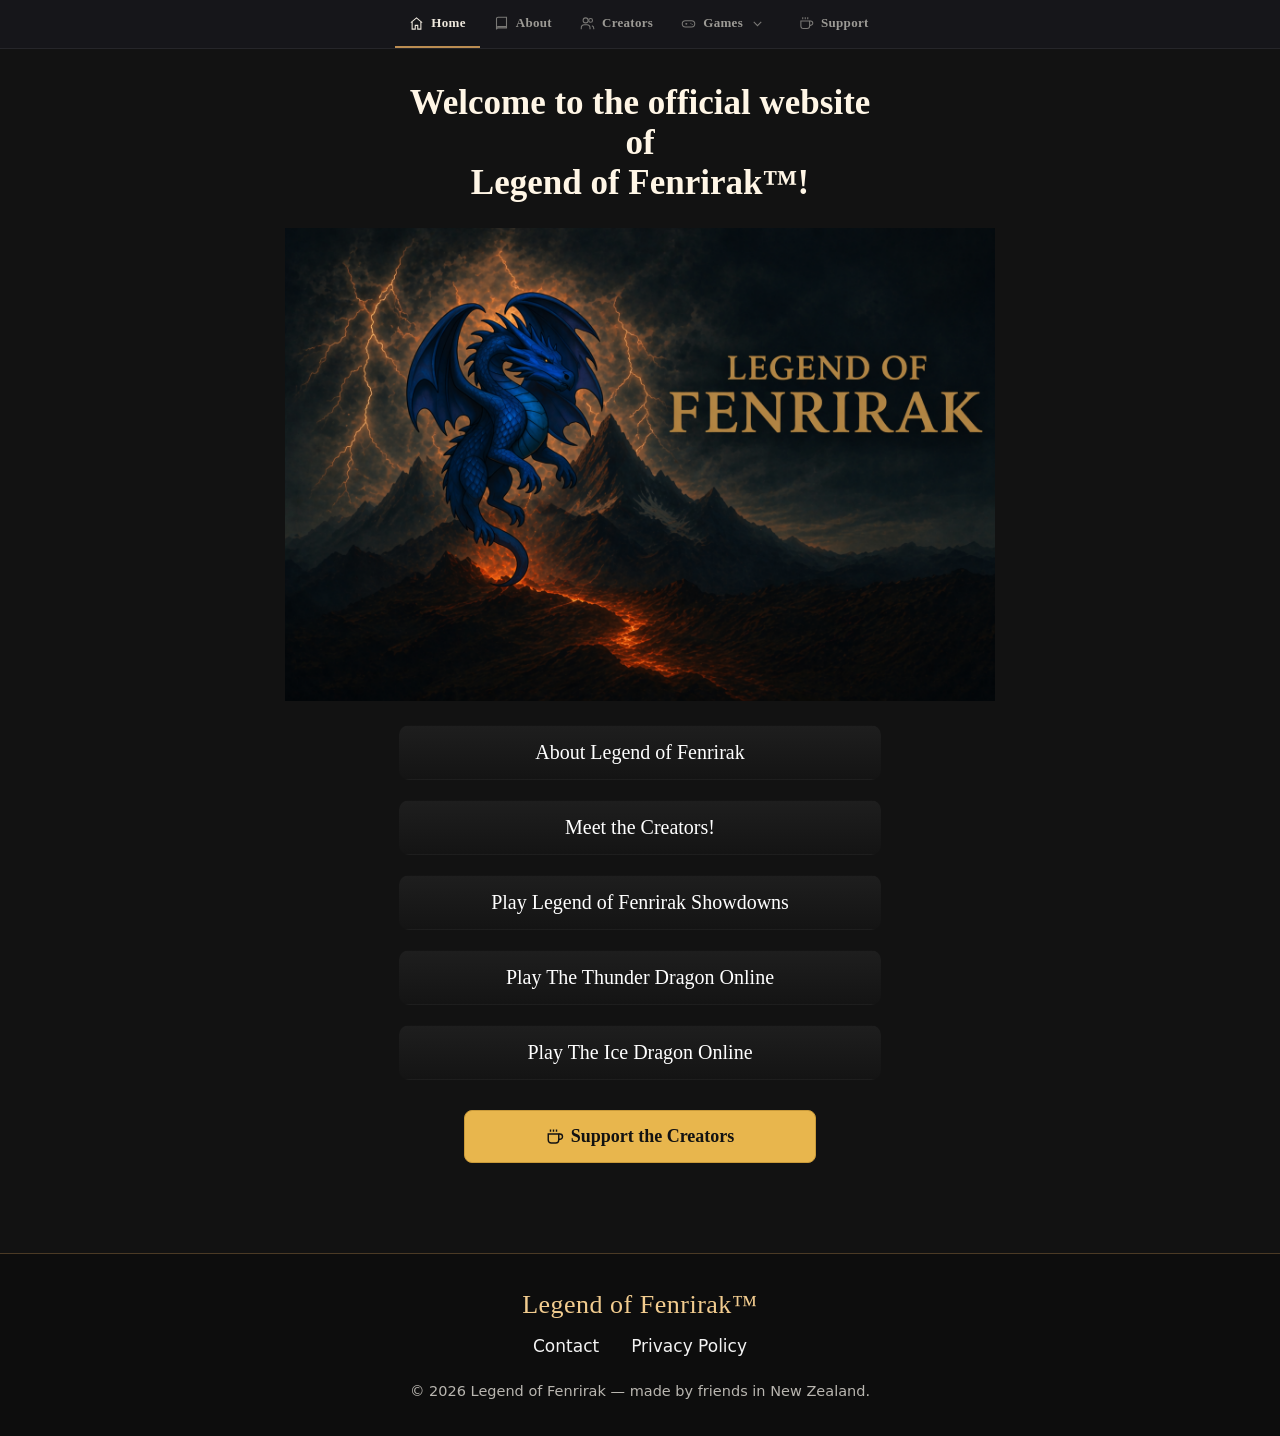
<file: index.html>
<!DOCTYPE html>
<html lang="en">

<head>
    <meta charset="UTF-8">

    <title>Legend of Fenrirak | Official Website</title>

    <link rel="icon" type="image/png" href="Favicon.png">
    <link rel="apple-touch-icon" href="Favicon.png">
    <link rel="manifest" href="manifest.json">
    <meta name="theme-color" content="#121212">

    <meta name="viewport" content="width=device-width, initial-scale=1.0">

    <link rel="canonical" href="https://fenrirak.github.io/Legend-of-Fenrirak/">

    <meta name="description"
        content="Official website of Legend of Fenrirak – board game, creators, and about.">
    <meta property="og:type" content="website">
    <meta property="og:title" content="Legend of Fenrirak | Official Website">
    <meta property="og:description" content="Official website of Legend of Fenrirak – board game, creators, and about.">
    <meta property="og:image" content="https://fenrirak.github.io/Legend-of-Fenrirak/Fenrirak.png">
    <meta property="og:url" content="https://fenrirak.github.io/Legend-of-Fenrirak/">
    <meta property="og:site_name" content="Legend of Fenrirak">
    <meta name="twitter:card" content="summary_large_image">
    <meta name="twitter:image" content="https://fenrirak.github.io/Legend-of-Fenrirak/Fenrirak.png">

    <link rel="stylesheet" href="site-nav.css">

    <style>
        body {
            font-family: Allegro, serif;
            background-color: #121212;
            text-align: center;
            margin: 0;
            padding: 0;
        }

        .page-content {
            padding: 0 20px 20px 20px;
        }

        h1 {
            color: rgb(255, 246, 230);
            font-size: 35px;
            margin-bottom: 25px;
        }

        img {
            width: 710px;
            max-width: 100%;
            height: auto;
        }

        .section {
            display: block;
            margin: 20px auto;
            padding: 15px;

            /* Similar size on desktop */
            width: 80%;
            max-width: 450px;

            background: linear-gradient(180deg, #1e1e1e, #141414);
            color: white;
            text-decoration: none;
            border: 1px solid transparent;
            border-radius: 10px;

            font-size: 20px;

            transition: border-color 0.25s ease, background-color 0.25s ease, transform 0.25s ease, color 0.25s ease;
        }

        .section:hover {
            background-color: #333333;
            border-color: rgb(217, 163, 92);
            color: rgb(242, 204, 143);
            transform: translateY(-2px);
        }

        /* Smaller text on phones */
        @media (max-width: 600px) {
            h1 {
                font-size: 28px;
            }

            .section {
                width: 90%;
                font-size: 18px;
                padding: 14px;
            }

        }
    </style>

    <script type="application/ld+json">
    {
        "@context": "https://schema.org",
        "@type": "WebSite",
        "name": "Legend of Fenrirak",
        "url": "https://fenrirak.github.io/Legend-of-Fenrirak/",
        "description": "Official website of Legend of Fenrirak – board game, creators, and about.",
        "image": "https://fenrirak.github.io/Legend-of-Fenrirak/Fenrirak.png",
        "publisher": {
            "@type": "Organization",
            "name": "Legend of Fenrirak",
            "url": "https://fenrirak.github.io/Legend-of-Fenrirak/",
            "logo": "https://fenrirak.github.io/Legend-of-Fenrirak/Favicon.png"
        }
    }
    </script>

<style id="footer-styles">
/* ===== Site footer ===== */
.site-footer {
    margin-top: 60px;
    padding: 36px 20px 32px;
    background: #0d0d0d;
    border-top: 1px solid rgba(217, 163, 92, 0.3);
    text-align: center;
    font-family: 'Segoe UI', system-ui, -apple-system, Roboto, Helvetica, Arial, sans-serif;
}
.site-footer .footer-inner { max-width: 720px; margin: 0 auto; }
.site-footer .footer-brand, .site-footer .footer-copy { max-width: none; width: auto; padding: 0; margin-left: 0; margin-right: 0; text-align: center; }
.site-footer .footer-brand {
    margin: 0 0 16px;
    font-family: Allegro, Georgia, 'Times New Roman', serif;
    font-size: 26px;
    letter-spacing: 0.5px;
    color: rgb(242, 204, 143);
}
.site-footer .footer-links {
    display: flex;
    justify-content: center;
    flex-wrap: wrap;
    gap: 10px 32px;
    margin-bottom: 20px;
}
.site-footer .footer-links a {
    color: #f3f3f3;
    text-decoration: none;
    font-size: 17px;
    font-weight: 500;
    padding-bottom: 3px;
    border-bottom: 1px solid transparent;
    transition: color 0.2s ease, border-color 0.2s ease;
}
.site-footer .footer-links a:hover,
.site-footer .footer-links a:focus-visible {
    color: rgb(242, 204, 143);
    border-bottom-color: rgb(217, 163, 92);
}
.site-footer .footer-copy {
    margin: 0;
    font-size: 14.5px;
    line-height: 1.6;
    color: #b9b6b0;
}
@media (max-width: 600px) {
    .site-footer { padding: 28px 16px 26px; }
    .site-footer .footer-brand { font-size: 22px; }
    .site-footer .footer-links { gap: 8px 24px; }
    .site-footer .footer-links a { font-size: 16px; }
    .site-footer .footer-copy { font-size: 13.5px; }
}
</style>
</head>

<body>

    <nav class="topbar" aria-label="Main">
        <div class="nav-links">
            <a href="index.html" class="active">
                <svg viewBox="0 0 24 24"><path d="M3 10.5 12 3l9 7.5"/><path d="M5 9.5V21h5v-6h4v6h5V9.5"/></svg>
                <span>Home</span>
            </a>
            <a href="About.html">
                <svg viewBox="0 0 24 24"><path d="M4 4.5A2.5 2.5 0 0 1 6.5 2H20v17H6.5A2.5 2.5 0 0 0 4 21.5V4.5Z"/><path d="M4 19.5A2.5 2.5 0 0 1 6.5 17H20"/></svg>
                <span>About</span>
            </a>
            <a href="Creators.html">
                <svg viewBox="0 0 24 24"><circle cx="9" cy="7" r="4"/><path d="M2 21v-2a5 5 0 0 1 5-5h4a5 5 0 0 1 5 5v2"/><circle cx="17" cy="7" r="3"/><path d="M22 21v-1.5a4 4 0 0 0-3-3.87"/></svg>
                <span>Creators</span>
            </a>
            <div class="nav-group">
                <button type="button" class="nav-trigger" aria-haspopup="true" aria-expanded="false">
                    <svg viewBox="0 0 24 24"><rect x="2" y="7.5" width="20" height="10" rx="5"/><path d="M7 12.5h3M8.5 11v3"/><circle cx="15.8" cy="11.6" r=".9" fill="currentColor" stroke="none"/><circle cx="17.9" cy="13.6" r=".9" fill="currentColor" stroke="none"/></svg>
                    <span>Games</span>
                    <svg class="caret" viewBox="0 0 24 24"><path d="M6 9.5l6 6 6-6"/></svg>
                </button>
                <div class="nav-menu">
                    <a href="Testplay Showdowns.html">
                        <svg viewBox="0 0 24 24"><rect x="3" y="3" width="18" height="18" rx="4"/><circle cx="8" cy="8" r="1.3" fill="currentColor" stroke="none"/><circle cx="16" cy="8" r="1.3" fill="currentColor" stroke="none"/><circle cx="12" cy="12" r="1.3" fill="currentColor" stroke="none"/><circle cx="8" cy="16" r="1.3" fill="currentColor" stroke="none"/><circle cx="16" cy="16" r="1.3" fill="currentColor" stroke="none"/></svg>
                        <span>Showdowns</span>
                    </a>
                    <a href="Thunder Dragon.html">
                        <svg viewBox="0 0 24 24"><path d="M13 2 4 14h6l-1 8 9-12h-6l1-8Z"/></svg>
                        <span>The Thunder Dragon</span>
                        <span class="nav-badge">Creators’ Pick</span>
                    </a>
                    <a href="Ice Dragon.html">
                        <svg viewBox="0 0 24 24"><path d="M12 2v20M4.5 6l15 12M19.5 6l-15 12"/></svg>
                        <span>The Ice Dragon</span>
                    </a>
                </div>
            </div>
            <a href="https://buymeacoffee.com/29world" target="_blank" class="support-btn">
                <svg viewBox="0 0 24 24"><path d="M17 8h1.5a3.5 3.5 0 0 1 0 7H17"/><path d="M3 8h14v8a4 4 0 0 1-4 4H7a4 4 0 0 1-4-4V8Z"/><path d="M6 2v3M10 2v3M14 2v3"/></svg>
                <span>Support</span>
            </a>
        </div>
    </nav>

    <div class="page-content">

        <h1>
            Welcome to the official website<br>
            of<br>
            Legend of Fenrirak™!
        </h1>

        <img src="Fenrirak.png" alt="Fenrirak">

        <!-- Sections that link to other pages -->
        <a href="About.html" class="section">About Legend of Fenrirak</a>

        <a href="Creators.html" class="section">Meet the Creators!</a>

        <a href="Testplay Showdowns.html" class="section">
            Play Legend of Fenrirak Showdowns
        </a>

        <a href="Thunder Dragon.html" class="section">
            Play The Thunder Dragon Online
        </a>

        <a href="Ice Dragon.html" class="section">
            Play The Ice Dragon Online
        </a>

        <a href="https://buymeacoffee.com/29world" target="_blank" class="support-btn block">
            <svg viewBox="0 0 24 24"><path d="M17 8h1.5a3.5 3.5 0 0 1 0 7H17"/><path d="M3 8h14v8a4 4 0 0 1-4 4H7a4 4 0 0 1-4-4V8Z"/><path d="M6 2v3M10 2v3M14 2v3"/></svg>
            <span>Support the Creators</span>
        </a>

    </div>

    <script src="site-nav.js" defer></script>


    <footer class="site-footer">
        <div class="footer-inner">
            <p class="footer-brand">Legend of Fenrirak&trade;</p>
            <nav class="footer-links" aria-label="Footer">
                <a href="Contact.html">Contact</a>
                <a href="Privacy.html">Privacy Policy</a>
            </nav>
            <p class="footer-copy">&copy; 2026 Legend of Fenrirak &mdash; made by friends in New Zealand.</p>
        </div>
    </footer>

</body>
</html>
</file>
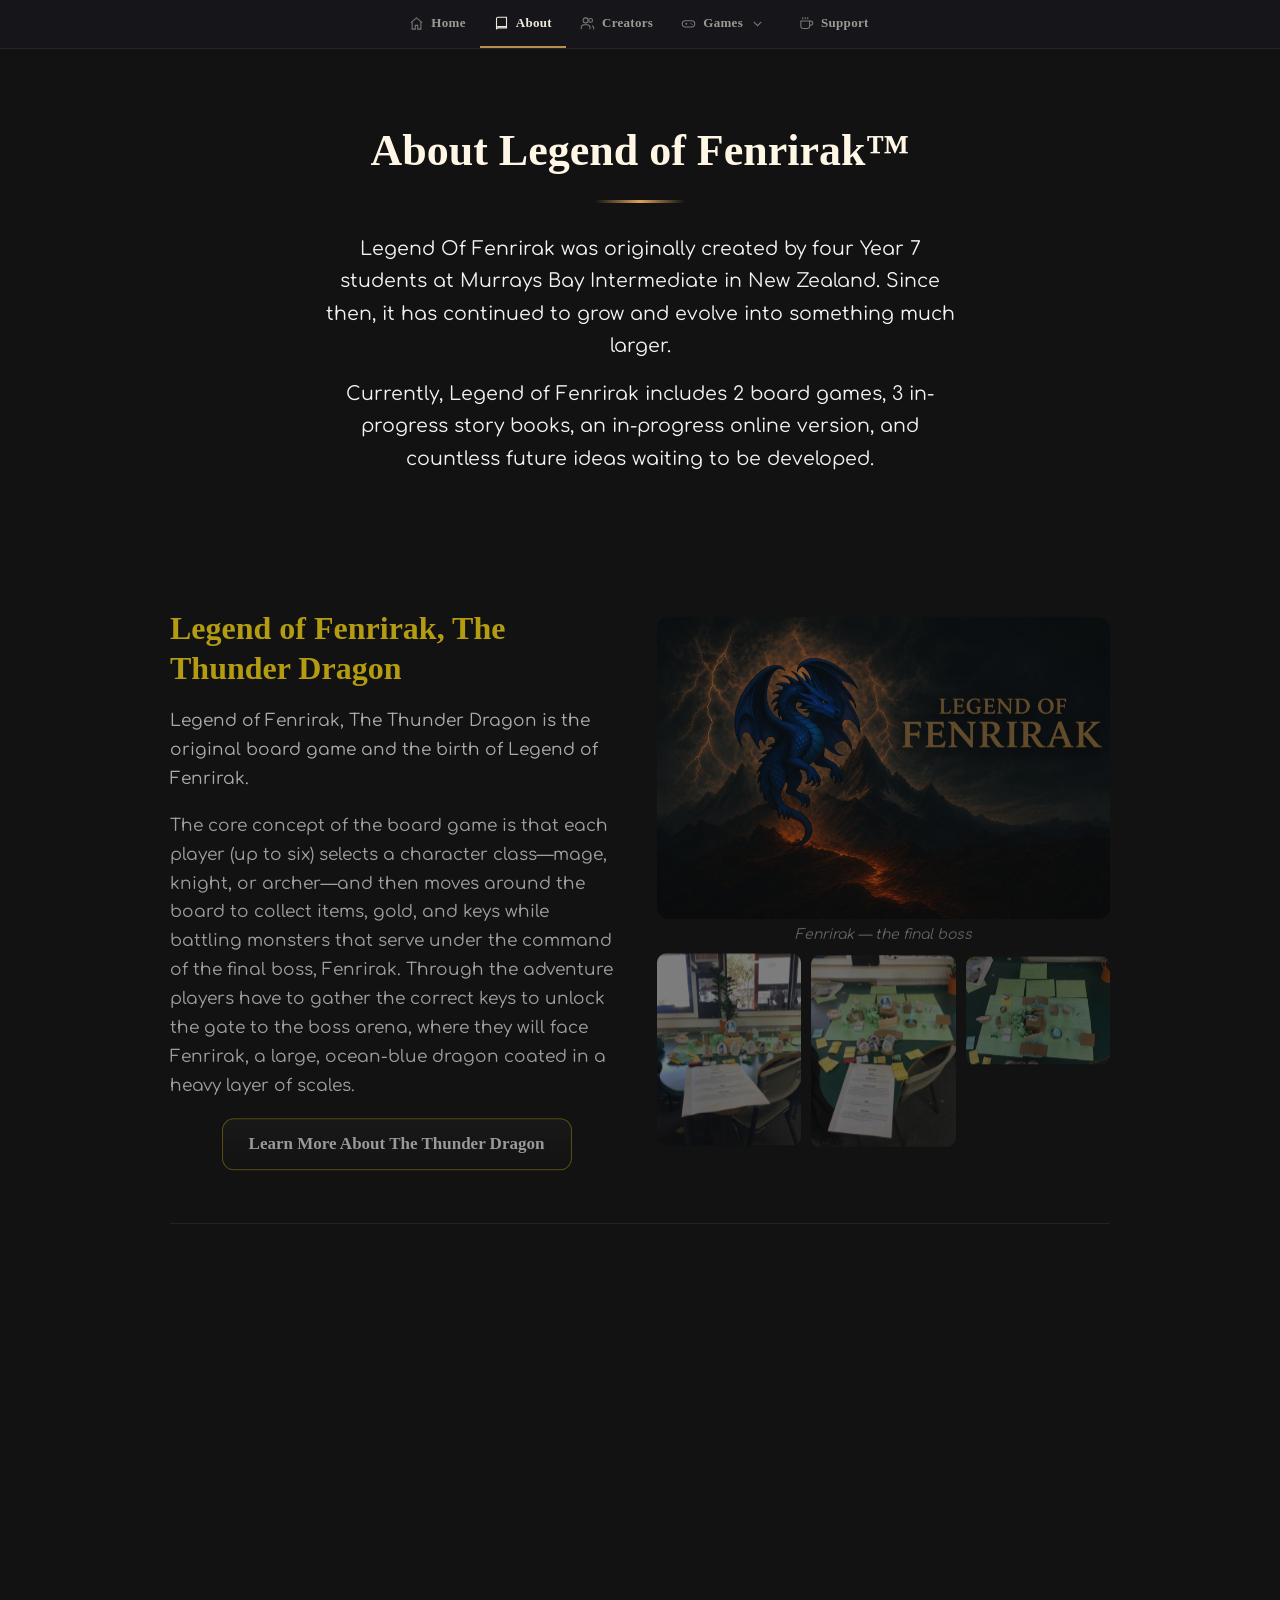
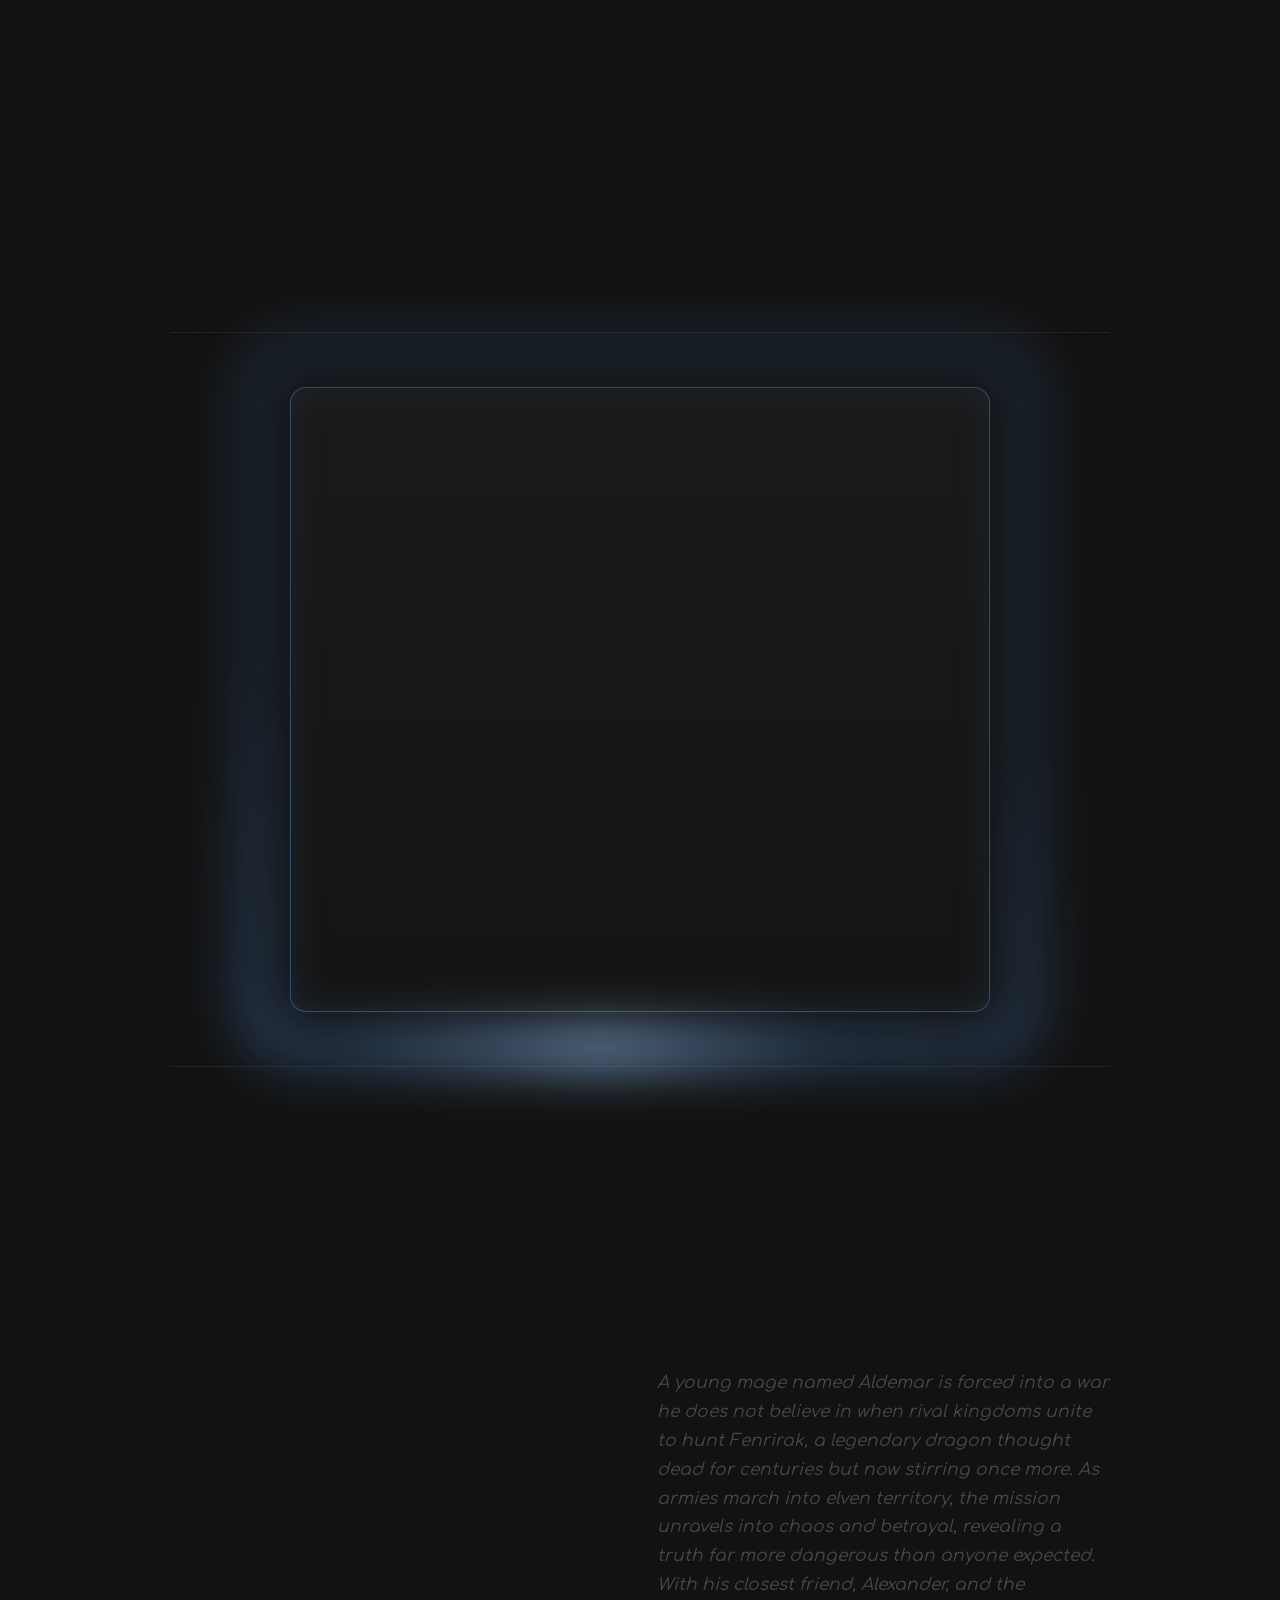
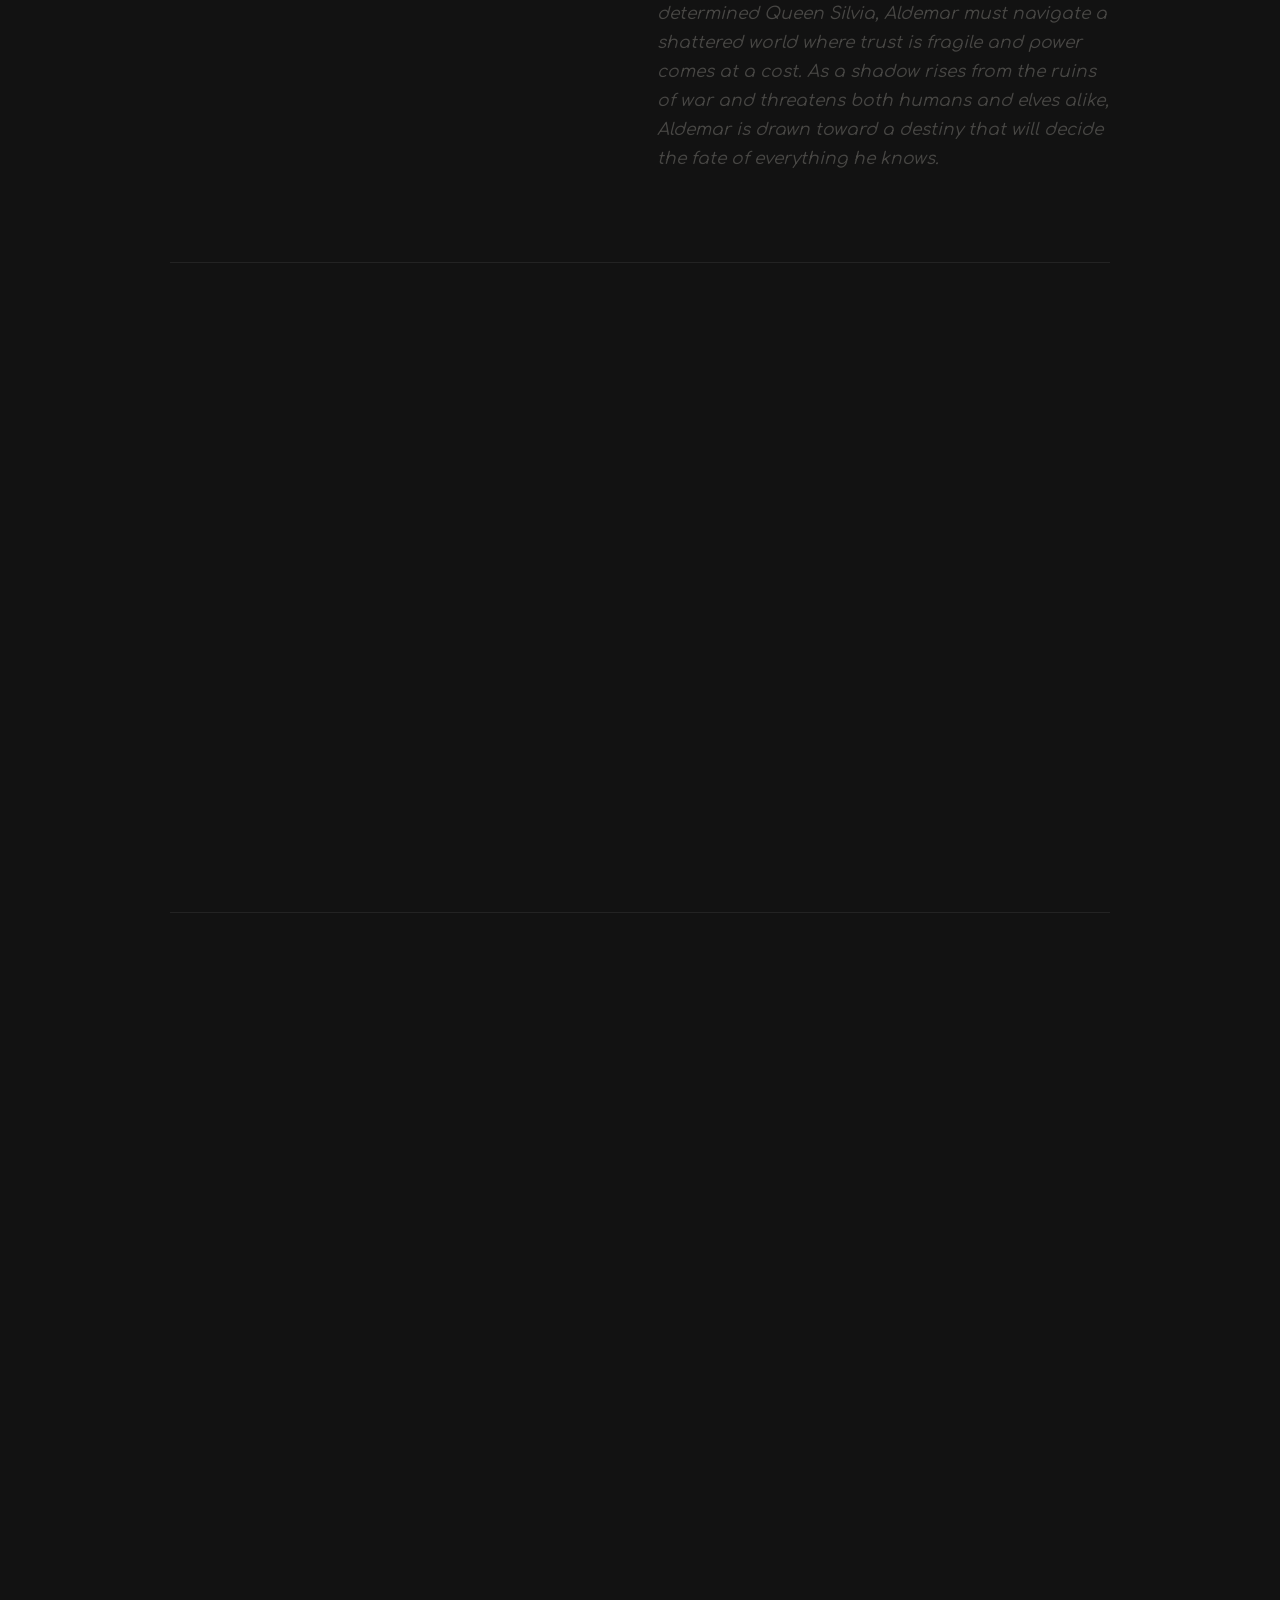
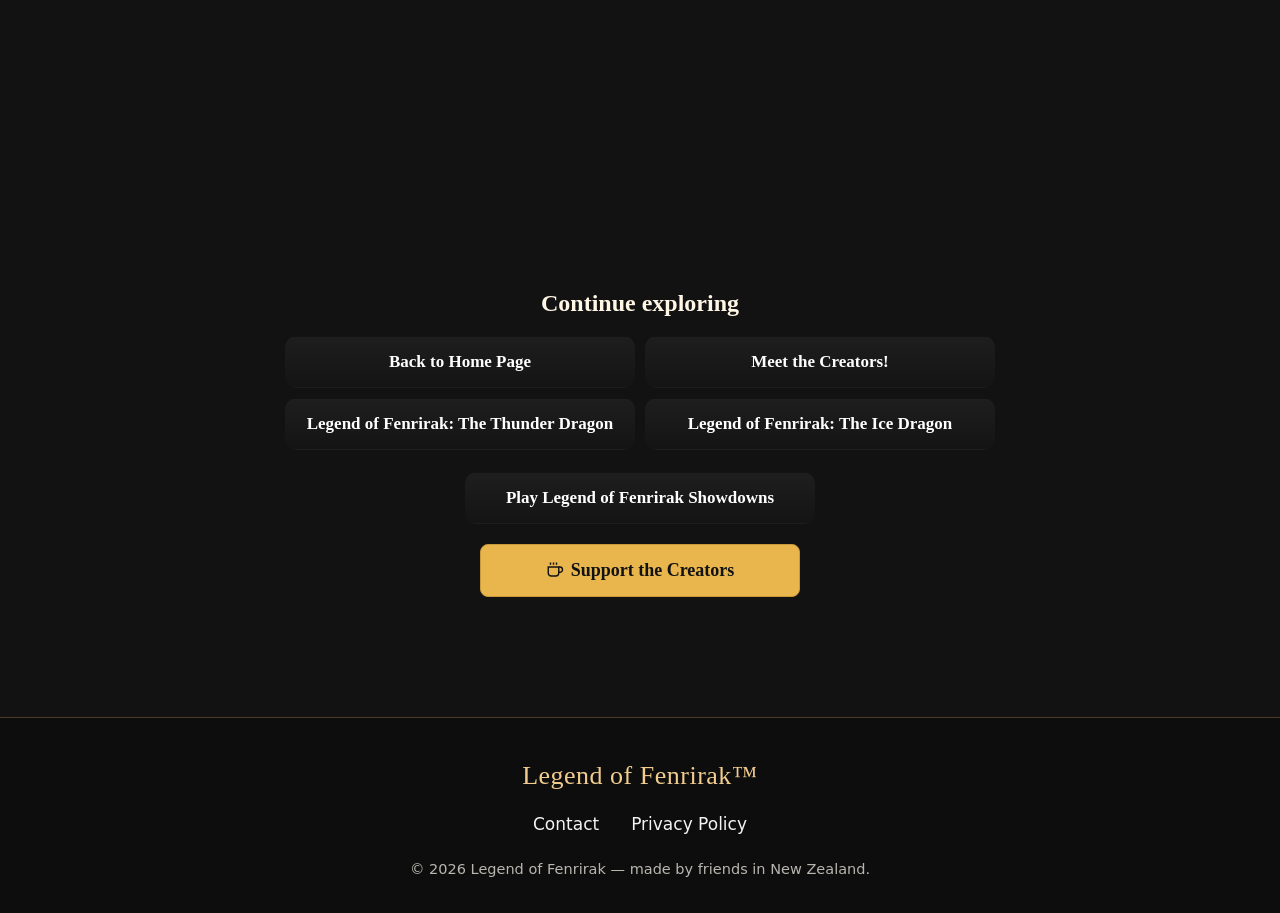
<file: About.html>
<!DOCTYPE html>
<html lang="en">

<head>

    <meta charset="UTF-8">

    <!-- Runs immediately, before anything paints, so .pop-in content
         (see site-nav.css / site-nav.js) is hidden from the very first
         frame rather than flashing visible and then disappearing. If
         this line is ever missing, .pop-in content simply stays visible
         with no animation — it is never hidden without this running. -->
    <script>document.documentElement.classList.add('js-ready');</script>

    <!-- Makes the website fit phone screens -->
    <meta name="viewport" content="width=device-width, initial-scale=1.0">

    <title>About &amp; Gallery - Legend of Fenrirak</title>

    <link rel="icon" type="image/png" href="Favicon.png">
    <link rel="apple-touch-icon" href="Favicon.png">
    <link rel="manifest" href="manifest.json">
    <meta name="theme-color" content="#121212">
    <link rel="canonical" href="https://fenrirak.github.io/Legend-of-Fenrirak/About.html">

    <meta name="description"
        content="The story of Legend of Fenrirak, its games and books, and a photo gallery of them all.">
    <meta property="og:type" content="website">
    <meta property="og:title" content="About &amp; Gallery - Legend of Fenrirak">
    <meta property="og:description" content="The story of Legend of Fenrirak, its games and books, and a photo gallery of them all.">
    <meta property="og:image" content="https://fenrirak.github.io/Legend-of-Fenrirak/Fenrirak.png">
    <meta property="og:url" content="https://fenrirak.github.io/Legend-of-Fenrirak/About.html">
    <meta property="og:site_name" content="Legend of Fenrirak">
    <meta name="twitter:card" content="summary_large_image">
    <meta name="twitter:image" content="https://fenrirak.github.io/Legend-of-Fenrirak/Fenrirak.png">

    <link rel="stylesheet" href="site-nav.css?v=5">

    <style>

        :root {
            --c-cream: rgb(255, 246, 230);
            --c-thunder: #ebca13;
            --c-ice: #7373ff;
            --c-showdowns: #4a82c7;
            --c-forgotten: #b98d1b;
            --c-minecraft: #4caf50;
            --c-timeline: #d9a35c;
        }

        * { box-sizing: border-box; }

        body {
            background-color: #121212;
            color: white;
            margin: 0;
            font-family: 'Comfortaa', sans-serif;
        }

        .container {
            max-width: 980px;
            margin: 0 auto;
            padding: 10px 20px 20px;
        }

        h1, h2 {
            font-family: Allegro, serif;
            color: var(--c-cream);
            margin: 0 0 18px 0;
            line-height: 1.25;
        }

        h1 { font-size: 44px; }
        h2 { font-size: 32px; color: var(--accent, var(--c-cream)); }

        p {
            color: #f3f3f3;
            line-height: 1.7;
            font-size: 17px;
            margin: 0 0 16px 0;
        }

        .kicker {
            display: inline-block;
            font-family: Allegro, serif;
            font-size: 12px;
            font-weight: 700;
            letter-spacing: 2px;
            text-transform: uppercase;
            color: var(--accent, rgb(217, 163, 92));
            margin-bottom: 10px;
        }

        /* ---- hero / overview ------------------------------------------ */
        .hero {
            text-align: center;
            padding: 30px 0 56px;
        }
        .hero p {
            max-width: 640px;
            margin-left: auto;
            margin-right: auto;
            font-size: 19px;
        }
        .hero-rule {
            width: 90px;
            height: 3px;
            margin: 22px auto 30px;
            background: linear-gradient(90deg, transparent, rgb(217, 163, 92), transparent);
            border-radius: 3px;
        }

        /* ---- chapters ---------------------------------------------------
           Two flavours: a two-column "chapter" (text + media side by side)
           and a full-width "spread" (text on top, media grid stretching
           the full width) for sections with a lot of images. */
        .chapter {
            scroll-margin-top: calc(var(--topbar-h, 58px) + 20px);
            padding: 54px 0;
            border-top: 1px solid rgba(255, 255, 255, 0.07);
        }
        .chapter:first-of-type { border-top: none; }

        .chapter-grid {
            display: grid;
            grid-template-columns: 1fr 1fr;
            gap: 34px;
            align-items: center;
        }
        .chapter.reverse .chapter-grid { direction: rtl; }
        .chapter.reverse .chapter-grid > * { direction: ltr; }

        .chapter-media img {
            width: 100%;
            height: auto;
            display: block;
            border-radius: 12px;
        }

        /* mini gameplay-photo grid beneath a featured image */
        .media-strip {
            display: grid;
            grid-template-columns: repeat(3, 1fr);
            gap: 10px;
            margin-top: 10px;
        }
        .media-strip img { border-radius: 9px; }

        .media-grid-2 {
            display: grid;
            grid-template-columns: 1fr 1fr;
            gap: 12px;
        }

        figure { margin: 0; }
        figcaption {
            font-size: 14px;
            font-style: italic;
            color: #b7b3ac;
            margin-top: 8px;
            text-align: center;
        }

        img.lightbox-trigger {
            transition: transform 0.25s ease, box-shadow 0.25s ease;
        }
        /* The big showcase images (Fenrirak, book cover, Timeline) opt out
           of this via .tilt-hover and get a two-way push tilt instead —
           see site-nav.css. Everything else (the smaller grid thumbnails)
           keeps the plain enlarge. */
        img.lightbox-trigger:not(.tilt-hover):hover {
            transform: scale(1.02);
            box-shadow: 0 10px 26px rgba(0, 0, 0, 0.45);
        }

        /* ---- showdowns highlight card ----------------------------------- */
        .highlight-card {
            max-width: 700px;
            margin: 0 auto;
            text-align: center;
            padding: 40px 34px;
            border-radius: 16px;
            background: linear-gradient(180deg, #1a1a1a, #141414);
            border: 1px solid color-mix(in srgb, var(--c-showdowns) 45%, transparent);
            box-shadow: 0 0 0 1px rgba(255, 255, 255, 0.02);
        }
        .highlight-card p { text-align: left; }

        /* ---- forgotten adventure: book jacket -------------------------- */
        .book-cover img {
            transition: box-shadow 0.4s ease, transform 0.12s ease-out;
            box-shadow: 0 18px 40px rgba(0, 0, 0, 0.5);
        }
        .book-cover:hover img {
            box-shadow: 22px 26px 50px rgba(0, 0, 0, 0.55);
        }
        .blurb {
            font-style: italic;
            color: #e7e3da;
        }

        /* ---- full-width spreads (minecraft / timeline) ------------------ */
        .spread-media { margin-top: 26px; }

        .screenshot-grid {
            display: grid;
            grid-template-columns: repeat(5, 1fr);
            gap: 10px;
        }
        .screenshot-grid img {
            width: 100%;
            aspect-ratio: 16 / 9;
            object-fit: cover;
            display: block;
            border-radius: 9px;
        }

        .timeline-figure img {
            width: 100%;
            height: auto;
            display: block;
            border-radius: 12px;
        }

        .timeline-figure {
            max-width: 560px;
            margin-left: auto;
            margin-right: auto;
        }

        .badge {
            display: inline-block;
            font-size: 12px;
            font-weight: 700;
            letter-spacing: 0.5px;
            color: #121212;
            background: var(--c-timeline);
            padding: 4px 12px;
            border-radius: 999px;
            margin-bottom: 14px;
        }

        /* ---- CTA buttons (kept from the original site) ------------------ */
        .section {
            display: block;
            margin: 10px auto;
            padding: 15px;
            width: 80%;
            max-width: 350px;
            background: linear-gradient(180deg, #1e1e1e, #141414);
            color: white;
            text-decoration: none;
            border: 1px solid transparent;
            border-radius: 12px;
            font-family: Allegro, serif;
            font-weight: 600;
            font-size: 17px;
            text-align: center;
            transition:
                border-color 0.25s ease,
                background-color 0.25s ease,
                transform 0.25s ease,
                color 0.25s ease;
        }
        .section:hover {
            background-color: #333333;
            border-color: rgb(217, 163, 92);
            color: rgb(242, 204, 143);
            transform: translateY(-2px);
        }
        .cta-row {
            display: flex;
            flex-wrap: wrap;
            justify-content: center;
            gap: 10px;
            margin-top: 14px;
        }
        .cta-row .section { margin: 0; }

        /* Showdowns + Support sit on their own centred lines below the
           row of link buttons, with some breathing room above each. */
        .cta-solo { margin-top: 22px; }

        .closing {
            text-align: center;
            padding: 60px 0 30px;
        }

        /* ---- phone version ------------------------------------------- */
        @media (max-width: 700px) {
            .container { padding: 4px 16px 16px; }

            h1 { font-size: 32px; }
            h2 { font-size: 26px; }
            p { font-size: 16px; }

            .hero { padding: 18px 0 40px; }

            .chapter { padding: 40px 0; }
            .chapter-grid,
            .chapter.reverse .chapter-grid {
                grid-template-columns: 1fr;
                direction: ltr;
            }
            .chapter-media { order: -1; }

            .media-strip { grid-template-columns: repeat(3, 1fr); gap: 7px; }
            .media-grid-2 { grid-template-columns: 1fr 1fr; gap: 8px; }
            .screenshot-grid { grid-template-columns: repeat(3, 1fr); gap: 7px; }

            .highlight-card { padding: 28px 20px; }

            .section { width: 100%; max-width: 320px; }
        }
    </style>

    <script type="application/ld+json">
    {
        "@context": "https://schema.org",
        "@type": "AboutPage",
        "name": "About & Gallery - Legend of Fenrirak",
        "url": "https://fenrirak.github.io/Legend-of-Fenrirak/About.html",
        "description": "Legend of Fenrirak was originally created by four Year 7 students at Murrays Bay Intermediate in New Zealand. It currently includes 2 board games (The Thunder Dragon and The Ice Dragon), 3 in-progress story books, and an in-progress online version called Showdowns.",
        "isPartOf": {
            "@type": "WebSite",
            "name": "Legend of Fenrirak",
            "url": "https://fenrirak.github.io/Legend-of-Fenrirak/index.html"
        }
    }
    </script>

    <script type="application/ld+json">
{
  "@context": "https://schema.org",
  "@type": "ImageGallery",
  "name": "Legend of Fenrirak Gallery",
  "url": "https://fenrirak.github.io/Legend-of-Fenrirak/About.html",
  "image": [
    {
      "@type": "ImageObject",
      "contentUrl": "https://fenrirak.github.io/Legend-of-Fenrirak/Fenrirak.png",
      "name": "Fenrirak, the ocean-blue dragon and final boss of The Thunder Dragon",
      "caption": "Fenrirak, the ocean-blue dragon and final boss of The Thunder Dragon",
      "creator": {
        "@type": "Organization",
        "name": "Legend of Fenrirak"
      }
    },
    {
      "@type": "ImageObject",
      "contentUrl": "https://fenrirak.github.io/Legend-of-Fenrirak/LOF1%20Horizontal.jpeg",
      "name": "The Thunder Dragon board set up for play",
      "caption": "The Thunder Dragon board set up for play",
      "creator": {
        "@type": "Organization",
        "name": "Legend of Fenrirak"
      }
    },
    {
      "@type": "ImageObject",
      "contentUrl": "https://fenrirak.github.io/Legend-of-Fenrirak/LOF1%20All.jpeg",
      "name": "All components of the Thunder Dragon board game",
      "caption": "All components of the Thunder Dragon board game",
      "creator": {
        "@type": "Organization",
        "name": "Legend of Fenrirak"
      }
    },
    {
      "@type": "ImageObject",
      "contentUrl": "https://fenrirak.github.io/Legend-of-Fenrirak/LOF1%20Bird.jpeg",
      "name": "Bird's-eye view of the Thunder Dragon board",
      "caption": "Bird's-eye view of the Thunder Dragon board",
      "creator": {
        "@type": "Organization",
        "name": "Legend of Fenrirak"
      }
    },
    {
      "@type": "ImageObject",
      "contentUrl": "https://fenrirak.github.io/Legend-of-Fenrirak/LOF2%20Board.jpeg",
      "name": "The Ice Dragon game board",
      "caption": "The Ice Dragon game board",
      "creator": {
        "@type": "Organization",
        "name": "Legend of Fenrirak"
      }
    },
    {
      "@type": "ImageObject",
      "contentUrl": "https://fenrirak.github.io/Legend-of-Fenrirak/LOF2%20Cards.jpeg",
      "name": "Ice Dragon card designs",
      "caption": "Ice Dragon card designs",
      "creator": {
        "@type": "Organization",
        "name": "Legend of Fenrirak"
      }
    },
    {
      "@type": "ImageObject",
      "contentUrl": "https://fenrirak.github.io/Legend-of-Fenrirak/LOF2%20Character.jpeg",
      "name": "An Ice Dragon character piece",
      "caption": "An Ice Dragon character piece",
      "creator": {
        "@type": "Organization",
        "name": "Legend of Fenrirak"
      }
    },
    {
      "@type": "ImageObject",
      "contentUrl": "https://fenrirak.github.io/Legend-of-Fenrirak/LOF2%20Box.jpeg",
      "name": "The Ice Dragon game box",
      "caption": "The Ice Dragon game box",
      "creator": {
        "@type": "Organization",
        "name": "Legend of Fenrirak"
      }
    },
    {
      "@type": "ImageObject",
      "contentUrl": "https://fenrirak.github.io/Legend-of-Fenrirak/Book%20Cover%20Reoutline.jpg",
      "name": "Cover art for The Forgotten Adventure",
      "caption": "Cover art for The Forgotten Adventure",
      "creator": {
        "@type": "Organization",
        "name": "Legend of Fenrirak"
      }
    },
    {
      "@type": "ImageObject",
      "contentUrl": "https://fenrirak.github.io/Legend-of-Fenrirak/1.png",
      "name": "Screenshot from the Thunder Dragon Minecraft recreation, 1 of 10",
      "caption": "Screenshot from the Thunder Dragon Minecraft recreation, 1 of 10",
      "creator": {
        "@type": "Organization",
        "name": "Legend of Fenrirak"
      }
    },
    {
      "@type": "ImageObject",
      "contentUrl": "https://fenrirak.github.io/Legend-of-Fenrirak/2.png",
      "name": "Screenshot from the Thunder Dragon Minecraft recreation, 2 of 10",
      "caption": "Screenshot from the Thunder Dragon Minecraft recreation, 2 of 10",
      "creator": {
        "@type": "Organization",
        "name": "Legend of Fenrirak"
      }
    },
    {
      "@type": "ImageObject",
      "contentUrl": "https://fenrirak.github.io/Legend-of-Fenrirak/3.png",
      "name": "Screenshot from the Thunder Dragon Minecraft recreation, 3 of 10",
      "caption": "Screenshot from the Thunder Dragon Minecraft recreation, 3 of 10",
      "creator": {
        "@type": "Organization",
        "name": "Legend of Fenrirak"
      }
    },
    {
      "@type": "ImageObject",
      "contentUrl": "https://fenrirak.github.io/Legend-of-Fenrirak/4.png",
      "name": "Screenshot from the Thunder Dragon Minecraft recreation, 4 of 10",
      "caption": "Screenshot from the Thunder Dragon Minecraft recreation, 4 of 10",
      "creator": {
        "@type": "Organization",
        "name": "Legend of Fenrirak"
      }
    },
    {
      "@type": "ImageObject",
      "contentUrl": "https://fenrirak.github.io/Legend-of-Fenrirak/5.png",
      "name": "Screenshot from the Thunder Dragon Minecraft recreation, 5 of 10",
      "caption": "Screenshot from the Thunder Dragon Minecraft recreation, 5 of 10",
      "creator": {
        "@type": "Organization",
        "name": "Legend of Fenrirak"
      }
    },
    {
      "@type": "ImageObject",
      "contentUrl": "https://fenrirak.github.io/Legend-of-Fenrirak/6.png",
      "name": "Screenshot from the Thunder Dragon Minecraft recreation, 6 of 10",
      "caption": "Screenshot from the Thunder Dragon Minecraft recreation, 6 of 10",
      "creator": {
        "@type": "Organization",
        "name": "Legend of Fenrirak"
      }
    },
    {
      "@type": "ImageObject",
      "contentUrl": "https://fenrirak.github.io/Legend-of-Fenrirak/7.png",
      "name": "Screenshot from the Thunder Dragon Minecraft recreation, 7 of 10",
      "caption": "Screenshot from the Thunder Dragon Minecraft recreation, 7 of 10",
      "creator": {
        "@type": "Organization",
        "name": "Legend of Fenrirak"
      }
    },
    {
      "@type": "ImageObject",
      "contentUrl": "https://fenrirak.github.io/Legend-of-Fenrirak/8.png",
      "name": "Screenshot from the Thunder Dragon Minecraft recreation, 8 of 10",
      "caption": "Screenshot from the Thunder Dragon Minecraft recreation, 8 of 10",
      "creator": {
        "@type": "Organization",
        "name": "Legend of Fenrirak"
      }
    },
    {
      "@type": "ImageObject",
      "contentUrl": "https://fenrirak.github.io/Legend-of-Fenrirak/9.png",
      "name": "Screenshot from the Thunder Dragon Minecraft recreation, 9 of 10",
      "caption": "Screenshot from the Thunder Dragon Minecraft recreation, 9 of 10",
      "creator": {
        "@type": "Organization",
        "name": "Legend of Fenrirak"
      }
    },
    {
      "@type": "ImageObject",
      "contentUrl": "https://fenrirak.github.io/Legend-of-Fenrirak/10.png",
      "name": "Screenshot from the Thunder Dragon Minecraft recreation, 10 of 10",
      "caption": "Screenshot from the Thunder Dragon Minecraft recreation, 10 of 10",
      "creator": {
        "@type": "Organization",
        "name": "Legend of Fenrirak"
      }
    },
    {
      "@type": "ImageObject",
      "contentUrl": "https://fenrirak.github.io/Legend-of-Fenrirak/Timeline.png",
      "name": "Timeline of Legend of Fenrirak's past and upcoming projects",
      "caption": "Timeline of Legend of Fenrirak's past and upcoming projects",
      "creator": {
        "@type": "Organization",
        "name": "Legend of Fenrirak"
      }
    }
  ]
}
    </script>
<style id="footer-styles">
/* ===== Site footer ===== */
.site-footer {
    margin-top: 60px;
    padding: 36px 20px 32px;
    background: #0d0d0d;
    border-top: 1px solid rgba(217, 163, 92, 0.3);
    text-align: center;
    font-family: 'Segoe UI', system-ui, -apple-system, Roboto, Helvetica, Arial, sans-serif;
}
.site-footer .footer-inner { max-width: 720px; margin: 0 auto; }
.site-footer .footer-brand, .site-footer .footer-copy { max-width: none; width: auto; padding: 0; margin-left: 0; margin-right: 0; text-align: center; }
.site-footer .footer-brand {
    margin: 0 0 16px;
    font-family: Allegro, Georgia, 'Times New Roman', serif;
    font-size: 26px;
    letter-spacing: 0.5px;
    color: rgb(242, 204, 143);
}
.site-footer .footer-links {
    display: flex;
    justify-content: center;
    flex-wrap: wrap;
    gap: 10px 32px;
    margin-bottom: 20px;
}
.site-footer .footer-links a {
    color: #f3f3f3;
    text-decoration: none;
    font-size: 17px;
    font-weight: 500;
    padding-bottom: 3px;
    border-bottom: 1px solid transparent;
    transition: color 0.2s ease, border-color 0.2s ease;
}
.site-footer .footer-links a:hover,
.site-footer .footer-links a:focus-visible {
    color: rgb(242, 204, 143);
    border-bottom-color: rgb(217, 163, 92);
}
.site-footer .footer-copy {
    margin: 0;
    font-size: 14.5px;
    line-height: 1.6;
    color: #b9b6b0;
}
@media (max-width: 600px) {
    .site-footer { padding: 28px 16px 26px; }
    .site-footer .footer-brand { font-size: 22px; }
    .site-footer .footer-links { gap: 8px 24px; }
    .site-footer .footer-links a { font-size: 16px; }
    .site-footer .footer-copy { font-size: 13.5px; }
}
</style>
</head>

<body>

    <div class="scroll-progress" aria-hidden="true"></div>

    <nav class="topbar" aria-label="Main">
        <div class="nav-links">
            <a href="index.html">
                <svg viewBox="0 0 24 24"><path d="M3 10.5 12 3l9 7.5"/><path d="M5 9.5V21h5v-6h4v6h5V9.5"/></svg>
                <span>Home</span>
            </a>
            <a href="About.html" class="active">
                <svg viewBox="0 0 24 24"><path d="M4 4.5A2.5 2.5 0 0 1 6.5 2H20v17H6.5A2.5 2.5 0 0 0 4 21.5V4.5Z"/><path d="M4 19.5A2.5 2.5 0 0 1 6.5 17H20"/></svg>
                <span>About</span>
            </a>
            <a href="Creators.html">
                <svg viewBox="0 0 24 24"><circle cx="9" cy="7" r="4"/><path d="M2 21v-2a5 5 0 0 1 5-5h4a5 5 0 0 1 5 5v2"/><circle cx="17" cy="7" r="3"/><path d="M22 21v-1.5a4 4 0 0 0-3-3.87"/></svg>
                <span>Creators</span>
            </a>
            <div class="nav-group">
                <button type="button" class="nav-trigger" aria-haspopup="true" aria-expanded="false">
                    <svg viewBox="0 0 24 24"><rect x="2" y="7.5" width="20" height="10" rx="5"/><path d="M7 12.5h3M8.5 11v3"/><circle cx="15.8" cy="11.6" r=".9" fill="currentColor" stroke="none"/><circle cx="17.9" cy="13.6" r=".9" fill="currentColor" stroke="none"/></svg>
                    <span>Games</span>
                    <svg class="caret" viewBox="0 0 24 24"><path d="M6 9.5l6 6 6-6"/></svg>
                </button>
                <div class="nav-menu">
                    <a href="Testplay Showdowns.html">
                        <svg viewBox="0 0 24 24"><rect x="3" y="3" width="18" height="18" rx="4"/><circle cx="8" cy="8" r="1.3" fill="currentColor" stroke="none"/><circle cx="16" cy="8" r="1.3" fill="currentColor" stroke="none"/><circle cx="12" cy="12" r="1.3" fill="currentColor" stroke="none"/><circle cx="8" cy="16" r="1.3" fill="currentColor" stroke="none"/><circle cx="16" cy="16" r="1.3" fill="currentColor" stroke="none"/></svg>
                        <span>Showdowns</span>
                    </a>
                    <a href="Thunder Dragon.html">
                        <svg viewBox="0 0 24 24"><path d="M13 2 4 14h6l-1 8 9-12h-6l1-8Z"/></svg>
                        <span>The Thunder Dragon</span>
                        <span class="nav-badge">Creators’ Pick</span>
                    </a>
                    <a href="Ice Dragon.html">
                        <svg viewBox="0 0 24 24"><path d="M12 2v20M4.5 6l15 12M19.5 6l-15 12"/></svg>
                        <span>The Ice Dragon</span>
                    </a>
                </div>
            </div>
            <a href="https://buymeacoffee.com/29world" target="_blank" class="support-btn">
                <svg viewBox="0 0 24 24"><path d="M17 8h1.5a3.5 3.5 0 0 1 0 7H17"/><path d="M3 8h14v8a4 4 0 0 1-4 4H7a4 4 0 0 1-4-4V8Z"/><path d="M6 2v3M10 2v3M14 2v3"/></svg>
                <span>Support</span>
            </a>
        </div>
    </nav>

    <main class="container">

        <!-- OVERVIEW -->
        <section class="hero pop-group" id="overview">
            <h1 class="pop-in">About Legend of Fenrirak&trade;</h1>
            <div class="hero-rule pop-in"></div>
            <p class="pop-in">
                Legend Of Fenrirak was originally created by four Year 7 students at Murrays Bay Intermediate in New Zealand.
                Since then, it has continued to grow and evolve into something much larger.
            </p>
            <p class="pop-in">
                Currently, Legend of Fenrirak includes 2 board games, 3 in-progress story books, an in-progress online
                version, and countless future ideas waiting to be developed.
            </p>
        </section>

        <!-- THUNDER DRAGON -->
        <article class="chapter pop-group" id="thunder-dragon" style="--accent: var(--c-thunder)">
            <div class="chapter-grid">
                <div class="chapter-text">
                    <h2 class="pop-in">Legend of Fenrirak, The Thunder Dragon</h2>
                    <p class="pop-in">
                        Legend of Fenrirak, The Thunder Dragon is the original board game and the birth of Legend of Fenrirak.
                    </p>
                    <p class="pop-in">
                        The core concept of the board game is that each player (up to six) selects a character
                        class&mdash;mage, knight, or archer&mdash;and then moves around the board to collect items,
                        gold, and keys while battling monsters that serve under the command of the final boss,
                        Fenrirak. Through the adventure players have to gather the correct keys to unlock the gate
                        to the boss arena, where they will face Fenrirak, a large, ocean-blue dragon coated in a
                        heavy layer of scales.
                    </p>
                    <a href="Thunder Dragon.html" class="section pop-in" style="border-color: color-mix(in srgb, var(--c-thunder) 55%, transparent)">
                        Learn More About The Thunder Dragon
                    </a>
                </div>
                <div class="chapter-media parallax" data-speed="0.12">
                    <figure class="pop-in">
                        <img class="lightbox-trigger tilt-hover" src="Fenrirak.png" alt="Fenrirak, the ocean-blue dragon and final boss of The Thunder Dragon">
                        <figcaption>Fenrirak &mdash; the final boss</figcaption>
                    </figure>
                    <div class="media-strip">
                        <img class="lightbox-trigger pop-in" src="LOF1 Horizontal.jpeg" alt="The Thunder Dragon board set up for play">
                        <img class="lightbox-trigger pop-in" src="LOF1 All.jpeg" alt="All components of the Thunder Dragon board game">
                        <img class="lightbox-trigger pop-in" src="LOF1 Bird.jpeg" alt="Bird's-eye view of the Thunder Dragon board">
                    </div>
                </div>
            </div>
        </article>

        <!-- ICE DRAGON -->
        <article class="chapter reverse pop-group" id="ice-dragon" style="--accent: var(--c-ice)">
            <div class="chapter-grid">
                <div class="chapter-text">
                    <h2 class="pop-in">Legend of Fenrirak, The Ice Dragon</h2>
                    <p class="pop-in">
                        Legend of Fenrirak, The Ice Dragon is the second board game acting as a sequel to the
                        Thunder Dragon due to its magnificent success.
                    </p>
                    <p class="pop-in">
                        The main objective of this board game is similar to the original; however, several
                        enhancements have been introduced to improve gameplay. The board now features an
                        increased number of squares, a new playable character, the barbarian, and a dedicated
                        box has been designed to store the game and all its components. In addition, rule
                        refinements and a new battling system were added, resulting in the completion of the
                        second version of the board game.
                    </p>
                </div>
                <div class="chapter-media parallax" data-speed="-0.12">
                    <div class="media-grid-2">
                        <img class="lightbox-trigger pop-in" src="LOF2 Board.jpeg" alt="The Ice Dragon game board">
                        <img class="lightbox-trigger pop-in" src="LOF2 Cards.jpeg" alt="Ice Dragon card designs">
                        <img class="lightbox-trigger pop-in" src="LOF2 Character.jpeg" alt="An Ice Dragon character piece">
                        <img class="lightbox-trigger pop-in" src="LOF2 Box.jpeg" alt="The Ice Dragon game box">
                    </div>
                </div>
            </div>
        </article>

        <!-- SHOWDOWNS -->
        <article class="chapter pop-group" id="showdowns" style="--accent: var(--c-showdowns)">
            <div class="highlight-card dye-hover">
                <h2 class="pop-in" style="text-align:center">Legend of Fenrirak &ndash; Showdowns</h2>
                <p class="pop-in">
                    The origins of Legend of Fenrirak Showdowns are as unexpected as you can get. The idea began
                    on a Saturday night when Nathan dreamed of a basic PvP game concept. Upon waking the next
                    morning, he immediately documented the game's rules and simple mechanics. Together with
                    Ronald, they then developed the concept further, eventually bringing it to life as a
                    playable game.
                </p>
                <p class="pop-in">
                    The main objective of this board game is to defeat all the other players on the board. The
                    board is filled with different terrains and chests, forcing players to make important
                    decisions that can completely change the course of the game.
                </p>
                <p class="pop-in">
                    After weeks of hard work, we finally have an ONLINE version for everyone to play! It's
                    currently single-player, where you'll battle against AI opponents.
                </p>
                <a href="Testplay Showdowns.html" class="section pop-in" style="border-color: color-mix(in srgb, var(--c-showdowns) 55%, transparent)">
                    Play Legend of Fenrirak Showdowns!
                </a>
            </div>
        </article>

        <!-- FORGOTTEN ADVENTURE -->
        <article class="chapter reverse pop-group" id="forgotten-adventure" style="--accent: var(--c-forgotten)">
            <div class="chapter-grid">
                <div class="chapter-text">
                    <h2 class="pop-in">Legend of Fenrirak, The Forgotten Adventure</h2>
                    <p class="pop-in">
                        Legend of Fenrirak, The Forgotten Adventure is a story that happened 100 years before The
                        Thunder Dragon. It sets the backstory of why Fenrirak became a threat to humans. Read the
                        blurb below!
                    </p>
                    <p class="blurb reveal-text">
                        A young mage named Aldemar is forced into a war he does not believe in when rival kingdoms
                        unite to hunt Fenrirak, a legendary dragon thought dead for centuries but now stirring
                        once more. As armies march into elven territory, the mission unravels into chaos and
                        betrayal, revealing a truth far more dangerous than anyone expected. With his closest
                        friend, Alexander, and the determined Queen Silvia, Aldemar must navigate a shattered
                        world where trust is fragile and power comes at a cost. As a shadow rises from the ruins
                        of war and threatens both humans and elves alike, Aldemar is drawn toward a destiny that
                        will decide the fate of everything he knows.
                    </p>
                </div>
                <div class="chapter-media book-cover pop-in">
                    <img class="lightbox-trigger tilt-hover" src="Book Cover Reoutline.jpg" alt="Cover art for The Forgotten Adventure">
                </div>
            </div>
        </article>

        <!-- MINECRAFT EDITION -->
        <article class="chapter pop-group" id="minecraft-edition" style="--accent: var(--c-minecraft)">
            <h2 class="pop-in">Legend of Fenrirak, The Thunder Dragon &ndash; MINECRAFT EDITION</h2>
            <p class="pop-in">Minecraft is a trademark of Mojang Studios.</p>
            <p class="pop-in">
                Legend of Fenrirak, The Thunder Dragon was recreated in Minecraft as a fun and easy way for us to
                meet up and play our board game online&hellip;
            </p>
            <p class="pop-in">
                Only, it took us over 2 years to finish most of it, and some components were impossible to add
                using Minecraft (see below). We ended up pausing the project and focusing our attention on other
                projects such as the Ice Dragon and The Forgotten Adventure.
            </p>
            <div class="spread-media screenshot-grid parallax" data-speed="0.1">
                <img class="lightbox-trigger pop-in" src="1.png" alt="Screenshot from the Thunder Dragon Minecraft recreation, 1 of 10">
                <img class="lightbox-trigger pop-in" src="2.png" alt="Screenshot from the Thunder Dragon Minecraft recreation, 2 of 10">
                <img class="lightbox-trigger pop-in" src="3.png" alt="Screenshot from the Thunder Dragon Minecraft recreation, 3 of 10">
                <img class="lightbox-trigger pop-in" src="4.png" alt="Screenshot from the Thunder Dragon Minecraft recreation, 4 of 10">
                <img class="lightbox-trigger pop-in" src="5.png" alt="Screenshot from the Thunder Dragon Minecraft recreation, 5 of 10">
                <img class="lightbox-trigger pop-in" src="6.png" alt="Screenshot from the Thunder Dragon Minecraft recreation, 6 of 10">
                <img class="lightbox-trigger pop-in" src="7.png" alt="Screenshot from the Thunder Dragon Minecraft recreation, 7 of 10">
                <img class="lightbox-trigger pop-in" src="8.png" alt="Screenshot from the Thunder Dragon Minecraft recreation, 8 of 10">
                <img class="lightbox-trigger pop-in" src="9.png" alt="Screenshot from the Thunder Dragon Minecraft recreation, 9 of 10">
                <img class="lightbox-trigger pop-in" src="10.png" alt="Screenshot from the Thunder Dragon Minecraft recreation, 10 of 10">
            </div>
        </article>

        <!-- TIMELINE -->
        <article class="chapter pop-group" id="timeline" style="--accent: var(--c-timeline)">
            <h2 class="pop-in">The Timeline for Legend of Fenrirak</h2>
            <div>
                <span class="badge pop-in">Subject to change</span>
            </div>
            <div class="spread-media timeline-figure pop-in">
                <img class="lightbox-trigger tilt-hover" src="Timeline.png" alt="Timeline of Legend of Fenrirak's past and upcoming projects">
            </div>
        </article>

        <!-- CLOSING -->
        <div class="closing">
            <h2 style="color: var(--c-cream); font-size: 24px;">Continue exploring</h2>
            <div class="cta-row">
                <a href="index.html" class="section">Back to Home Page</a>
                <a href="Creators.html" class="section">Meet the Creators!</a>
                <a href="Thunder Dragon.html" class="section">Legend of Fenrirak: The Thunder Dragon</a>
                <a href="Ice Dragon.html" class="section">Legend of Fenrirak: The Ice Dragon</a>
            </div>
            <a href="Testplay Showdowns.html" class="section cta-solo">Play Legend of Fenrirak Showdowns</a>
            <a href="https://buymeacoffee.com/29world" target="_blank" class="support-btn block cta-solo">
                <svg viewBox="0 0 24 24"><path d="M17 8h1.5a3.5 3.5 0 0 1 0 7H17"/><path d="M3 8h14v8a4 4 0 0 1-4 4H7a4 4 0 0 1-4-4V8Z"/><path d="M6 2v3M10 2v3M14 2v3"/></svg>
                <span>Support the Creators</span>
            </a>
        </div>

    </main>

    <a href="#top" class="back-to-top" aria-label="Back to top">
        <svg viewBox="0 0 24 24"><path d="M12 19V5"/><path d="M5 12l7-7 7 7"/></svg>
    </a>

    <script src="site-nav.js?v=5" defer></script>


    <footer class="site-footer">
        <div class="footer-inner">
            <p class="footer-brand">Legend of Fenrirak&trade;</p>
            <nav class="footer-links" aria-label="Footer">
                <a href="Contact.html">Contact</a>
                <a href="Privacy.html">Privacy Policy</a>
            </nav>
            <p class="footer-copy">&copy; 2026 Legend of Fenrirak &mdash; made by friends in New Zealand.</p>
        </div>
    </footer>

</body>

</html>
</file>
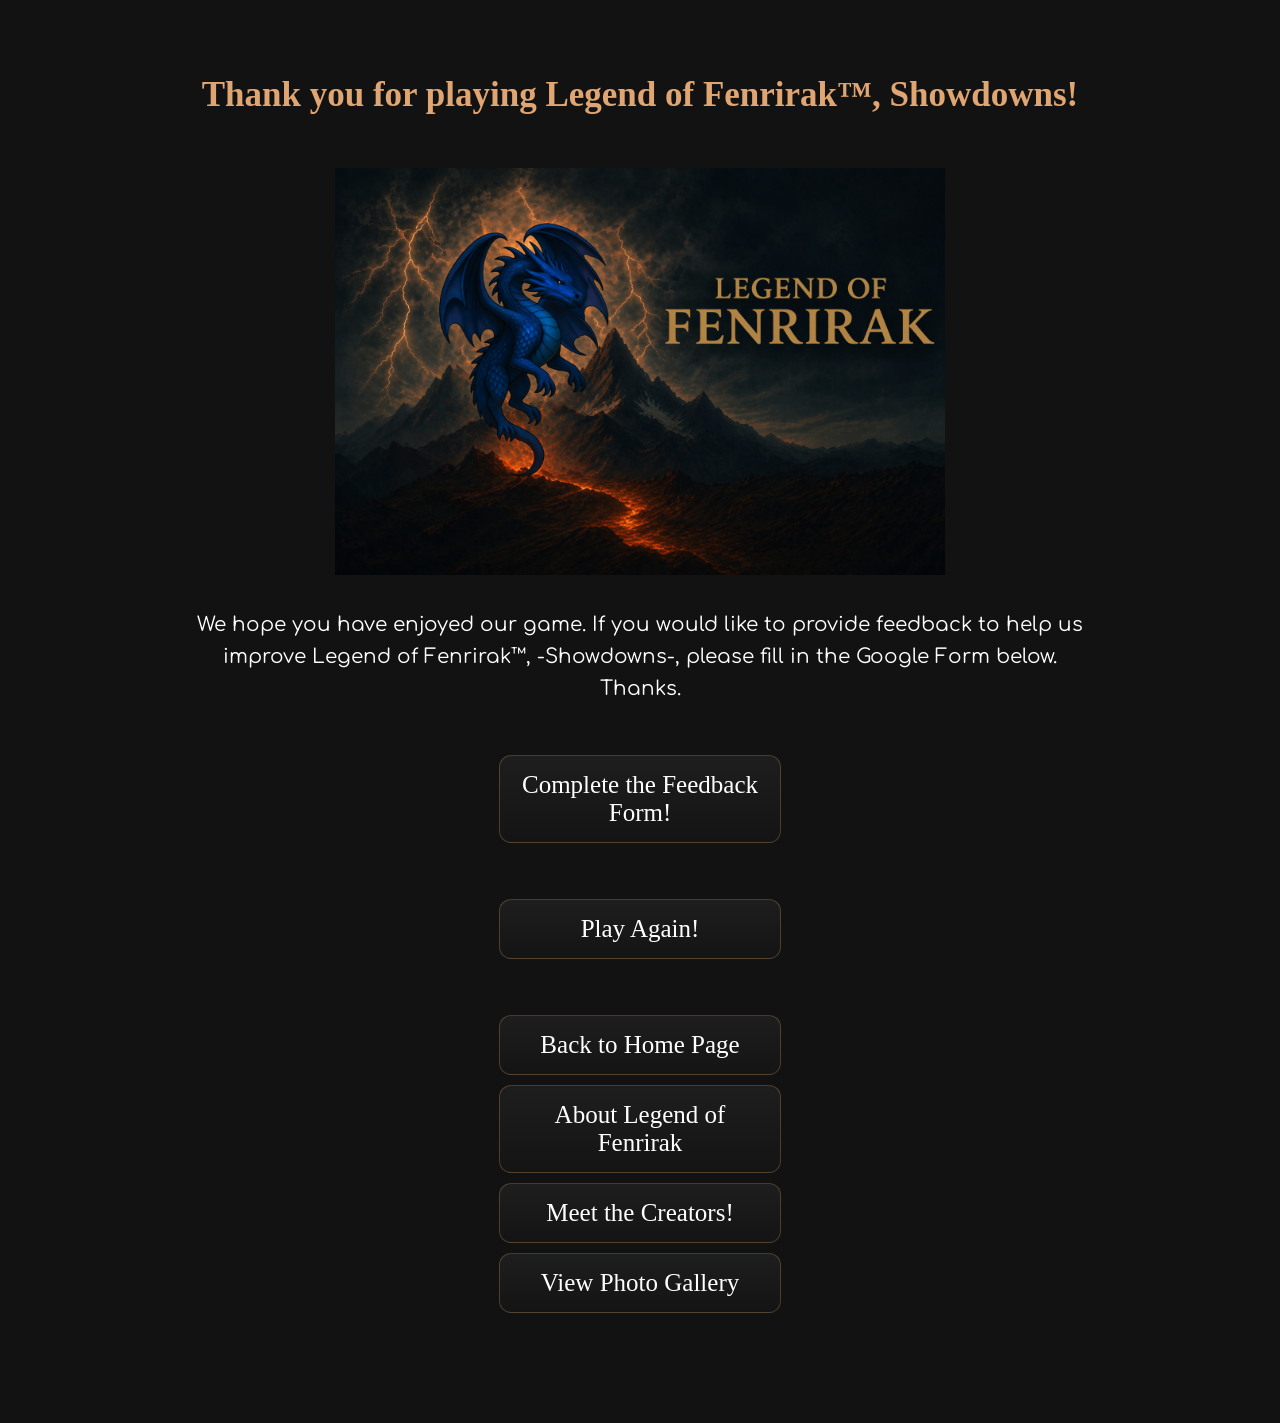
<file: After Showdowns.html>
<!DOCTYPE html>
<html>

<head>
    <meta charset="UTF-8">
    <meta name="viewport" content="width=device-width, initial-scale=1.0">
    <title>Legend of Fenrirak | Official Website</title>

    <link rel="icon" type="image/png" href="Favicon.png">
    
    <meta name="description"
        content="Official website of Legend of Fenrirak – board game, creators, and about.">

    <!-- Load fonts -->
    <link href="https://fonts.googleapis.com/css2?family=Comfortaa&display=swap" rel="stylesheet">

    <style>
        body {
            font-family: 'Comfortaa', sans-serif;
            background-color: #121212;
            color: white;
            text-align: center;
            margin: 0;
            padding-bottom: 100px;
        }

        h1 {
            font-family: 'Allegro';
            color: rgb(223, 165, 114);
            font-size: 35px;
            margin-top: 75px;
        }

        img {
            margin-top: 30px;
        }

        p{
            max-width: 900px;
            margin: 30px auto;
            font-size: 20px;
            line-height: 1.6;
        }

        /* Button styling (same as Code 2) */
        .section {
            display: block;
            margin: 10px auto;
            padding: 15px;
            width: 80%;
            max-width:250px;
            background: linear-gradient(180deg, #1e1e1e, #141414);
            color: white;
            text-decoration: none;
            border: 1px solid rgba(217, 163, 92, 0.28);
            border-radius: 12px;
            font-family: 'Allegro';
            font-size: 25px;
            transition: border-color 0.25s ease, background-color 0.25s ease, transform 0.25s ease, box-shadow 0.25s ease, color 0.25s ease;
        }

        .section:hover {
            background-color: #333333;
            border-color: rgb(217, 163, 92);
            color: rgb(242, 204, 143);
            transform: translateY(-2px) scale(1.03);
            box-shadow: 0 10px 26px -12px rgba(193, 80, 46, 0.5);
            text-decoration: none;
        }

        .links {
            margin-top: 50px;
        }

    @media (max-width:600px){h1{font-size:28px;margin-top:40px;}img{width:90%;height:auto;}p{font-size:16px;padding:0 15px;} .section{width:90%;font-size:20px;}}
</style>
</head>

<body>

    <h1>Thank you for playing Legend of Fenrirak™, Showdowns!</h1>

    <img src="Fenrirak.png" alt="Fenrirak" width="610">

    <p>
        We hope you have enjoyed our game.
        If you would like to provide feedback to help us improve
        Legend of Fenrirak™, -Showdowns-, please fill in the Google Form below.
        Thanks.
    </p>

    <!-- Buttons -->
    <div class="links">

        <a href="https://forms.gle/QdJz57TnqNbqFvTN7"
           target="_blank"
           class="section">
            Complete the Feedback Form!
        </a>
        <br><br>

        <a href="Testplay Showdowns.html" class="section">
            Play Again!
        </a>
        <br><br>    
            
        <a href="index.html" class="section">
            Back to Home Page
        </a>

        <a href="About.html" class="section">
            About Legend of Fenrirak
        </a>

        <a href="Creators.html" class="section">
            Meet the Creators!
        </a>

        <a href="Images.html" class="section">
            View Photo Gallery
        </a>

    </div>

</body>
</html>
</file>
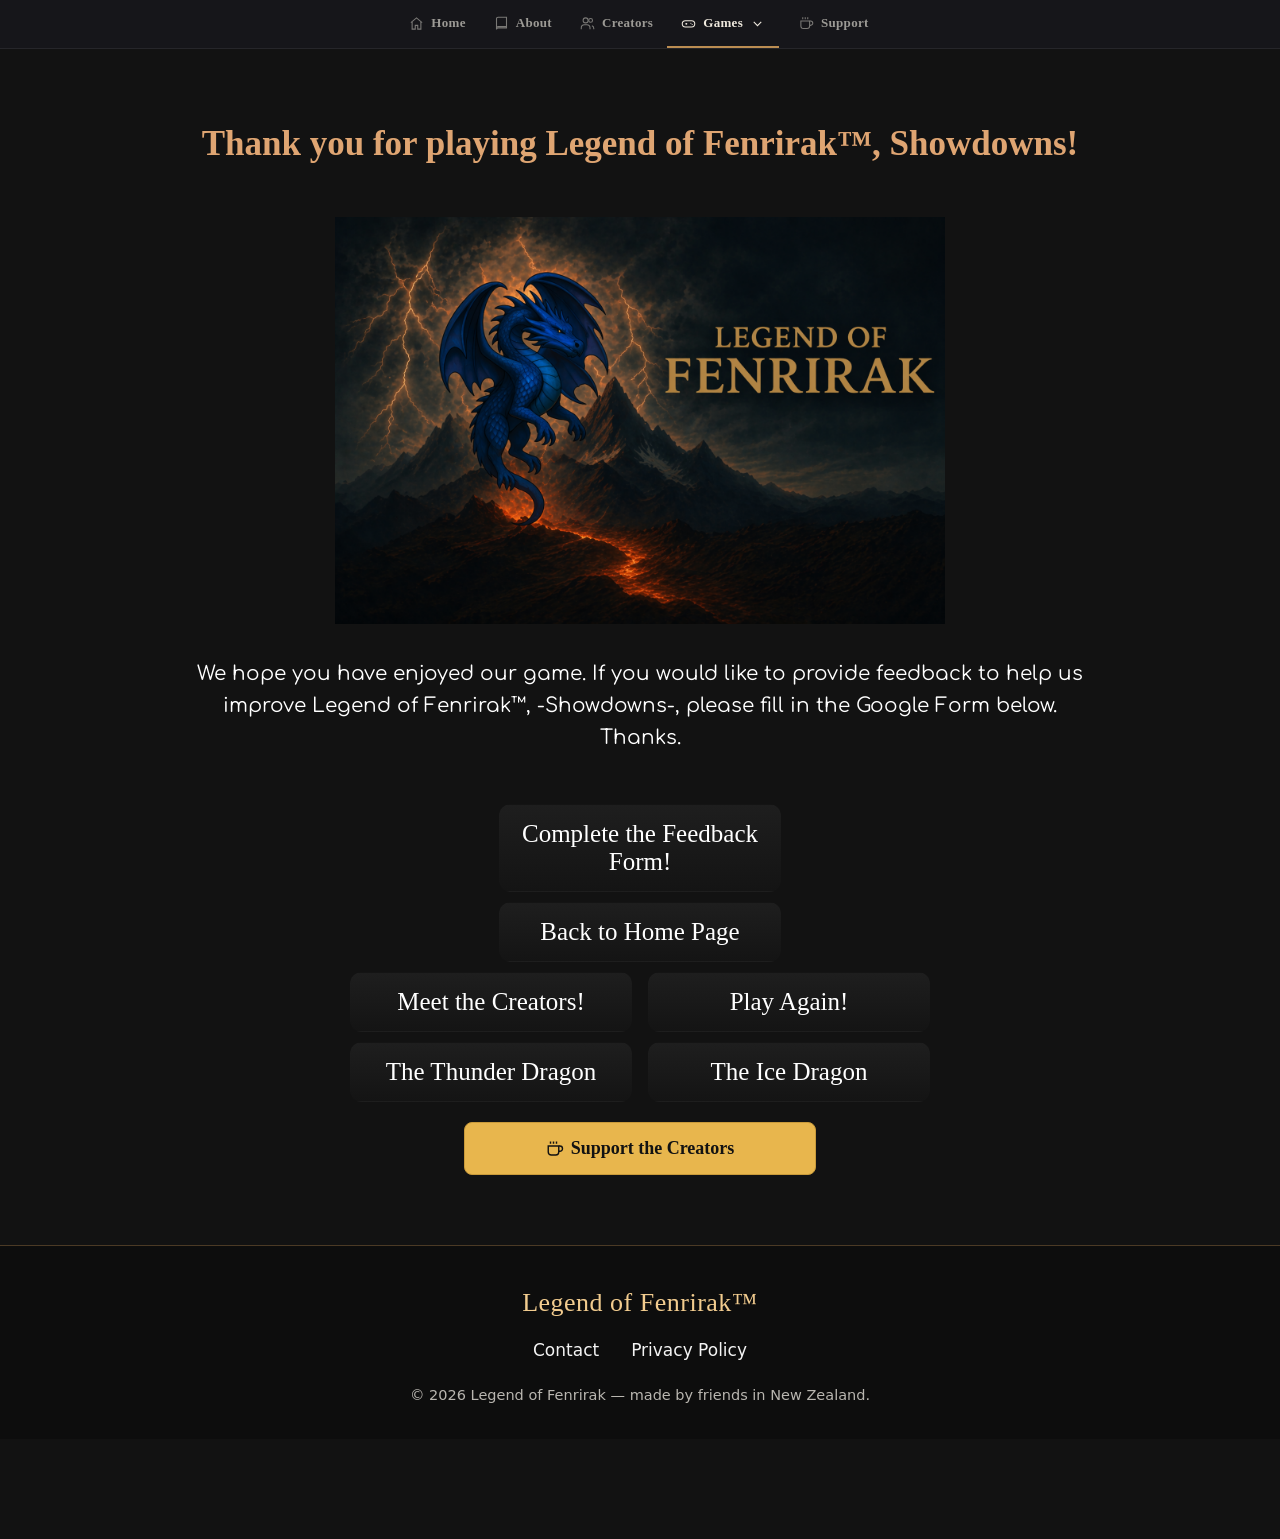
<file: AfterShowdowns.html>
<!DOCTYPE html>
<html lang="en">

<head>
    <meta charset="UTF-8">
    <meta name="viewport" content="width=device-width, initial-scale=1.0">
    <title>Thanks for Playing Showdowns! - Legend of Fenrirak</title>

    <link rel="icon" type="image/png" href="Favicon.png">
    <link rel="apple-touch-icon" href="Favicon.png">
    <link rel="manifest" href="manifest.json">
    <meta name="theme-color" content="#121212">
    <meta name="robots" content="noindex">
    <link rel="canonical" href="https://fenrirak.github.io/Legend-of-Fenrirak/AfterShowdowns.html">

    <meta name="description"
        content="Thanks for playing Legend of Fenrirak: Showdowns. Share feedback, or jump into the Thunder Dragon or Ice Dragon next.">
    <meta property="og:type" content="website">
    <meta property="og:title" content="Thanks for Playing Showdowns! - Legend of Fenrirak">
    <meta property="og:description" content="Thanks for playing Legend of Fenrirak: Showdowns. Share feedback, or jump into the Thunder Dragon or Ice Dragon next.">
    <meta property="og:image" content="https://fenrirak.github.io/Legend-of-Fenrirak/Fenrirak.png">
    <meta property="og:url" content="https://fenrirak.github.io/Legend-of-Fenrirak/AfterShowdowns.html">
    <meta property="og:site_name" content="Legend of Fenrirak">
    <meta name="twitter:card" content="summary_large_image">
    <meta name="twitter:image" content="https://fenrirak.github.io/Legend-of-Fenrirak/Fenrirak.png">

    <link rel="stylesheet" href="site-nav.css">

    <style>
        body {
            font-family: 'Comfortaa', sans-serif;
            background-color: #121212;
            color: white;
            text-align: center;
            margin: 0;
            padding-bottom: 100px;
        }

        h1 {
            font-family: 'Allegro';
            color: rgb(223, 165, 114);
            font-size: 35px;
            margin-top: 75px;
        }

        img {
            margin-top: 30px;
        }

        p{
            max-width: 900px;
            margin: 30px auto;
            font-size: 20px;
            line-height: 1.6;
        }

        /* Button styling (same as Code 2) */
        .section {
            display: block;
            margin: 10px auto;
            padding: 15px;
            width: 80%;
            max-width:250px;
            background: linear-gradient(180deg, #1e1e1e, #141414);
            color: white;
            text-decoration: none;
            border: 1px solid transparent;
            border-radius: 12px;
            font-family: 'Allegro';
            font-size: 25px;
            transition: border-color 0.25s ease, background-color 0.25s ease, transform 0.25s ease, color 0.25s ease;
        }

        .section:hover {
            background-color: #333333;
            border-color: rgb(217, 163, 92);
            color: rgb(242, 204, 143);
            transform: translateY(-2px);
            text-decoration: none;
        }

        .links {
            margin-top: 50px;
        }

        .explore-row {
            display: flex;
            justify-content: center;
            flex-wrap: wrap;
            gap: 16px;
            margin: 10px auto;
        }

        .explore-row .section {
            margin: 0;
        }

        .support-gap {
            margin-top: 40px;
        }

        /* Remove the hover glow on the Support button for this page only */
        .support-btn:hover {
            box-shadow: none;
        }


    @media (max-width:600px){h1{font-size:28px;margin-top:40px;}img{width:90%;height:auto;}p{font-size:16px;padding:0 15px;} .section{width:90%;font-size:20px;}}
</style>
<style id="footer-styles">
/* ===== Site footer ===== */
.site-footer {
    margin-top: 60px;
    padding: 36px 20px 32px;
    background: #0d0d0d;
    border-top: 1px solid rgba(217, 163, 92, 0.3);
    text-align: center;
    font-family: 'Segoe UI', system-ui, -apple-system, Roboto, Helvetica, Arial, sans-serif;
}
.site-footer .footer-inner { max-width: 720px; margin: 0 auto; }
.site-footer .footer-brand, .site-footer .footer-copy { max-width: none; width: auto; padding: 0; margin-left: 0; margin-right: 0; text-align: center; }
.site-footer .footer-brand {
    margin: 0 0 16px;
    font-family: Allegro, Georgia, 'Times New Roman', serif;
    font-size: 26px;
    letter-spacing: 0.5px;
    color: rgb(242, 204, 143);
}
.site-footer .footer-links {
    display: flex;
    justify-content: center;
    flex-wrap: wrap;
    gap: 10px 32px;
    margin-bottom: 20px;
}
.site-footer .footer-links a {
    color: #f3f3f3;
    text-decoration: none;
    font-size: 17px;
    font-weight: 500;
    padding-bottom: 3px;
    border-bottom: 1px solid transparent;
    transition: color 0.2s ease, border-color 0.2s ease;
}
.site-footer .footer-links a:hover,
.site-footer .footer-links a:focus-visible {
    color: rgb(242, 204, 143);
    border-bottom-color: rgb(217, 163, 92);
}
.site-footer .footer-copy {
    margin: 0;
    font-size: 14.5px;
    line-height: 1.6;
    color: #b9b6b0;
}
@media (max-width: 600px) {
    .site-footer { padding: 28px 16px 26px; }
    .site-footer .footer-brand { font-size: 22px; }
    .site-footer .footer-links { gap: 8px 24px; }
    .site-footer .footer-links a { font-size: 16px; }
    .site-footer .footer-copy { font-size: 13.5px; }
}
</style>
</head>

<body>

    <nav class="topbar" aria-label="Main">
        <div class="nav-links">
            <a href="index.html">
                <svg viewBox="0 0 24 24"><path d="M3 10.5 12 3l9 7.5"/><path d="M5 9.5V21h5v-6h4v6h5V9.5"/></svg>
                <span>Home</span>
            </a>
            <a href="About.html">
                <svg viewBox="0 0 24 24"><path d="M4 4.5A2.5 2.5 0 0 1 6.5 2H20v17H6.5A2.5 2.5 0 0 0 4 21.5V4.5Z"/><path d="M4 19.5A2.5 2.5 0 0 1 6.5 17H20"/></svg>
                <span>About</span>
            </a>
            <a href="Creators.html">
                <svg viewBox="0 0 24 24"><circle cx="9" cy="7" r="4"/><path d="M2 21v-2a5 5 0 0 1 5-5h4a5 5 0 0 1 5 5v2"/><circle cx="17" cy="7" r="3"/><path d="M22 21v-1.5a4 4 0 0 0-3-3.87"/></svg>
                <span>Creators</span>
            </a>
            <div class="nav-group">
                <button type="button" class="nav-trigger active" aria-haspopup="true" aria-expanded="false">
                    <svg viewBox="0 0 24 24"><rect x="2" y="7.5" width="20" height="10" rx="5"/><path d="M7 12.5h3M8.5 11v3"/><circle cx="15.8" cy="11.6" r=".9" fill="currentColor" stroke="none"/><circle cx="17.9" cy="13.6" r=".9" fill="currentColor" stroke="none"/></svg>
                    <span>Games</span>
                    <svg class="caret" viewBox="0 0 24 24"><path d="M6 9.5l6 6 6-6"/></svg>
                </button>
                <div class="nav-menu">
                    <a href="Testplay Showdowns.html" class="active">
                        <svg viewBox="0 0 24 24"><rect x="3" y="3" width="18" height="18" rx="4"/><circle cx="8" cy="8" r="1.3" fill="currentColor" stroke="none"/><circle cx="16" cy="8" r="1.3" fill="currentColor" stroke="none"/><circle cx="12" cy="12" r="1.3" fill="currentColor" stroke="none"/><circle cx="8" cy="16" r="1.3" fill="currentColor" stroke="none"/><circle cx="16" cy="16" r="1.3" fill="currentColor" stroke="none"/></svg>
                        <span>Showdowns</span>
                    </a>
                    <a href="Thunder Dragon.html">
                        <svg viewBox="0 0 24 24"><path d="M13 2 4 14h6l-1 8 9-12h-6l1-8Z"/></svg>
                        <span>The Thunder Dragon</span>
                        <span class="nav-badge">Creators’ Pick</span>
                    </a>
                    <a href="Ice Dragon.html">
                        <svg viewBox="0 0 24 24"><path d="M12 2v20M4.5 6l15 12M19.5 6l-15 12"/></svg>
                        <span>The Ice Dragon</span>
                    </a>
                </div>
            </div>
            <a href="https://buymeacoffee.com/29world" target="_blank" class="support-btn">
                <svg viewBox="0 0 24 24"><path d="M17 8h1.5a3.5 3.5 0 0 1 0 7H17"/><path d="M3 8h14v8a4 4 0 0 1-4 4H7a4 4 0 0 1-4-4V8Z"/><path d="M6 2v3M10 2v3M14 2v3"/></svg>
                <span>Support</span>
            </a>
        </div>
    </nav>

    <h1>Thank you for playing Legend of Fenrirak™, Showdowns!</h1>

    <img src="Fenrirak.png" alt="Fenrirak" width="610">

    <p>
        We hope you have enjoyed our game.
        If you would like to provide feedback to help us improve
        Legend of Fenrirak™, -Showdowns-, please fill in the Google Form below.
        Thanks.
    </p>

    <!-- Buttons -->
    <div class="links">

        <a href="https://forms.gle/QdJz57TnqNbqFvTN7"
           target="_blank"
           class="section">
            Complete the Feedback Form!
        </a>

        <div class="explore-row">
            <a href="index.html" class="section">
                Back to Home Page
            </a>
        </div>

        <div class="explore-row">
            <a href="Creators.html" class="section">
                Meet the Creators!
            </a>
            <a href="Testplay Showdowns.html" class="section">
                Play Again!
            </a>
        </div>

        <div class="explore-row">
            <a href="Thunder Dragon.html" class="section">
                The Thunder Dragon
            </a>
            <a href="Ice Dragon.html" class="section">
                The Ice Dragon
            </a>
        </div>

        <a href="https://buymeacoffee.com/29world" target="_blank" class="support-btn block support-gap">
            <svg viewBox="0 0 24 24"><path d="M17 8h1.5a3.5 3.5 0 0 1 0 7H17"/><path d="M3 8h14v8a4 4 0 0 1-4 4H7a4 4 0 0 1-4-4V8Z"/><path d="M6 2v3M10 2v3M14 2v3"/></svg>
            <span>Support the Creators</span>
        </a>

    </div>

    <script src="site-nav.js" defer></script>


    <footer class="site-footer">
        <div class="footer-inner">
            <p class="footer-brand">Legend of Fenrirak&trade;</p>
            <nav class="footer-links" aria-label="Footer">
                <a href="Contact.html">Contact</a>
                <a href="Privacy.html">Privacy Policy</a>
            </nav>
            <p class="footer-copy">&copy; 2026 Legend of Fenrirak &mdash; made by friends in New Zealand.</p>
        </div>
    </footer>

</body>
</html>
</file>
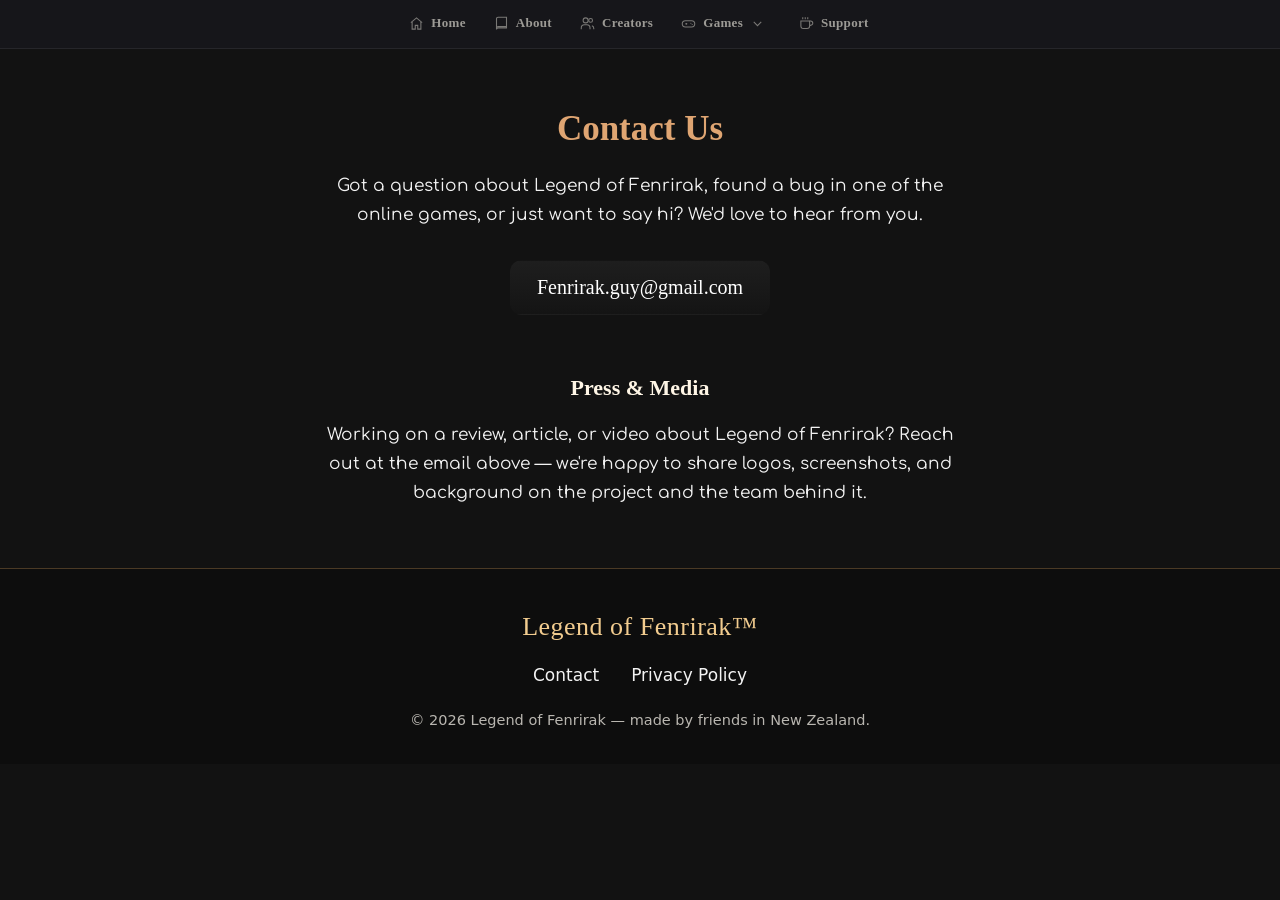
<file: Contact.html>
<!DOCTYPE html>
<html lang="en">

<head>

    <meta charset="UTF-8">
    <script>document.documentElement.classList.add('js-ready');</script>
    <meta name="viewport" content="width=device-width, initial-scale=1.0">

    <title>Contact - Legend of Fenrirak</title>

    <link rel="icon" type="image/png" href="Favicon.png">
    <link rel="apple-touch-icon" href="Favicon.png">
    <link rel="manifest" href="manifest.json">
    <meta name="theme-color" content="#121212">
    <link rel="canonical" href="https://fenrirak.github.io/Legend-of-Fenrirak/Contact.html">

    <meta name="description"
        content="Get in touch with the Legend of Fenrirak team — questions, feedback, or press and media enquiries.">
    <meta property="og:type" content="website">
    <meta property="og:title" content="Contact - Legend of Fenrirak">
    <meta property="og:description" content="Get in touch with the Legend of Fenrirak team — questions, feedback, or press and media enquiries.">
    <meta property="og:image" content="https://fenrirak.github.io/Legend-of-Fenrirak/Fenrirak.png">
    <meta property="og:url" content="https://fenrirak.github.io/Legend-of-Fenrirak/Contact.html">
    <meta property="og:site_name" content="Legend of Fenrirak">
    <meta name="twitter:card" content="summary_large_image">
    <meta name="twitter:image" content="https://fenrirak.github.io/Legend-of-Fenrirak/Fenrirak.png">

    <link rel="stylesheet" href="site-nav.css">

    <script type="application/ld+json">
    {
        "@context": "https://schema.org",
        "@type": "ContactPage",
        "name": "Contact - Legend of Fenrirak",
        "url": "https://fenrirak.github.io/Legend-of-Fenrirak/Contact.html"
    }
    </script>

    <style>
        body {
            font-family: 'Comfortaa', sans-serif;
            background-color: #121212;
            color: white;
            text-align: center;
            margin: 0;
            padding-bottom: 40px;
        }

        h1 {
            font-family: Allegro, serif;
            color: rgb(223, 165, 114);
            font-size: 35px;
            margin-top: 60px;
        }

        h2 {
            font-family: Allegro, serif;
            color: rgb(255, 246, 230);
            font-size: 22px;
            margin-top: 50px;
        }

        p {
            max-width: 640px;
            margin: 20px auto;
            font-size: 17px;
            line-height: 1.7;
            color: #f3f3f3;
            padding: 0 20px;
        }

        .section {
            display: inline-block;
            margin: 10px auto;
            padding: 15px 26px;
            background: linear-gradient(180deg, #1e1e1e, #141414);
            color: white;
            text-decoration: none;
            border: 1px solid transparent;
            border-radius: 12px;
            font-family: Allegro, serif;
            font-size: 20px;
            transition: border-color 0.25s ease, background-color 0.25s ease, transform 0.25s ease, color 0.25s ease;
        }

        .section:hover {
            background-color: #333333;
            border-color: rgb(217, 163, 92);
            color: rgb(242, 204, 143);
            transform: translateY(-2px);
        }

        .links { margin-top: 20px; }

        @media (max-width: 600px) {
            h1 { font-size: 28px; margin-top: 40px; }
            p { font-size: 16px; }
        }
    </style>

<style id="footer-styles">
/* ===== Site footer ===== */
.site-footer {
    margin-top: 60px;
    padding: 36px 20px 32px;
    background: #0d0d0d;
    border-top: 1px solid rgba(217, 163, 92, 0.3);
    text-align: center;
    font-family: 'Segoe UI', system-ui, -apple-system, Roboto, Helvetica, Arial, sans-serif;
}
.site-footer .footer-inner { max-width: 720px; margin: 0 auto; }
.site-footer .footer-brand, .site-footer .footer-copy { max-width: none; width: auto; padding: 0; margin-left: 0; margin-right: 0; text-align: center; }
.site-footer .footer-brand {
    margin: 0 0 16px;
    font-family: Allegro, Georgia, 'Times New Roman', serif;
    font-size: 26px;
    letter-spacing: 0.5px;
    color: rgb(242, 204, 143);
}
.site-footer .footer-links {
    display: flex;
    justify-content: center;
    flex-wrap: wrap;
    gap: 10px 32px;
    margin-bottom: 20px;
}
.site-footer .footer-links a {
    color: #f3f3f3;
    text-decoration: none;
    font-size: 17px;
    font-weight: 500;
    padding-bottom: 3px;
    border-bottom: 1px solid transparent;
    transition: color 0.2s ease, border-color 0.2s ease;
}
.site-footer .footer-links a:hover,
.site-footer .footer-links a:focus-visible {
    color: rgb(242, 204, 143);
    border-bottom-color: rgb(217, 163, 92);
}
.site-footer .footer-copy {
    margin: 0;
    font-size: 14.5px;
    line-height: 1.6;
    color: #b9b6b0;
}
@media (max-width: 600px) {
    .site-footer { padding: 28px 16px 26px; }
    .site-footer .footer-brand { font-size: 22px; }
    .site-footer .footer-links { gap: 8px 24px; }
    .site-footer .footer-links a { font-size: 16px; }
    .site-footer .footer-copy { font-size: 13.5px; }
}
</style>
</head>

<body>

    <nav class="topbar" aria-label="Main">
        <div class="nav-links">
            <a href="index.html">
                <svg viewBox="0 0 24 24"><path d="M3 10.5 12 3l9 7.5"/><path d="M5 9.5V21h5v-6h4v6h5V9.5"/></svg>
                <span>Home</span>
            </a>
            <a href="About.html">
                <svg viewBox="0 0 24 24"><path d="M4 4.5A2.5 2.5 0 0 1 6.5 2H20v17H6.5A2.5 2.5 0 0 0 4 21.5V4.5Z"/><path d="M4 19.5A2.5 2.5 0 0 1 6.5 17H20"/></svg>
                <span>About</span>
            </a>
            <a href="Creators.html">
                <svg viewBox="0 0 24 24"><circle cx="9" cy="7" r="4"/><path d="M2 21v-2a5 5 0 0 1 5-5h4a5 5 0 0 1 5 5v2"/><circle cx="17" cy="7" r="3"/><path d="M22 21v-1.5a4 4 0 0 0-3-3.87"/></svg>
                <span>Creators</span>
            </a>
            <div class="nav-group">
                <button type="button" class="nav-trigger" aria-haspopup="true" aria-expanded="false">
                    <svg viewBox="0 0 24 24"><rect x="2" y="7.5" width="20" height="10" rx="5"/><path d="M7 12.5h3M8.5 11v3"/><circle cx="15.8" cy="11.6" r=".9" fill="currentColor" stroke="none"/><circle cx="17.9" cy="13.6" r=".9" fill="currentColor" stroke="none"/></svg>
                    <span>Games</span>
                    <svg class="caret" viewBox="0 0 24 24"><path d="M6 9.5l6 6 6-6"/></svg>
                </button>
                <div class="nav-menu">
                    <a href="Testplay Showdowns.html">
                        <svg viewBox="0 0 24 24"><rect x="3" y="3" width="18" height="18" rx="4"/><circle cx="8" cy="8" r="1.3" fill="currentColor" stroke="none"/><circle cx="16" cy="8" r="1.3" fill="currentColor" stroke="none"/><circle cx="12" cy="12" r="1.3" fill="currentColor" stroke="none"/><circle cx="8" cy="16" r="1.3" fill="currentColor" stroke="none"/><circle cx="16" cy="16" r="1.3" fill="currentColor" stroke="none"/></svg>
                        <span>Showdowns</span>
                    </a>
                    <a href="Thunder Dragon.html">
                        <svg viewBox="0 0 24 24"><path d="M13 2 4 14h6l-1 8 9-12h-6l1-8Z"/></svg>
                        <span>The Thunder Dragon</span>
                        <span class="nav-badge">Creators’ Pick</span>
                    </a>
                    <a href="Ice Dragon.html">
                        <svg viewBox="0 0 24 24"><path d="M12 2v20M4.5 6l15 12M19.5 6l-15 12"/></svg>
                        <span>The Ice Dragon</span>
                    </a>
                </div>
            </div>
            <a href="https://buymeacoffee.com/29world" target="_blank" class="support-btn">
                <svg viewBox="0 0 24 24"><path d="M17 8h1.5a3.5 3.5 0 0 1 0 7H17"/><path d="M3 8h14v8a4 4 0 0 1-4 4H7a4 4 0 0 1-4-4V8Z"/><path d="M6 2v3M10 2v3M14 2v3"/></svg>
                <span>Support</span>
            </a>
        </div>
    </nav>

    <h1>Contact Us</h1>

    <p>
        Got a question about Legend of Fenrirak, found a bug in one of the online games,
        or just want to say hi? We'd love to hear from you.
    </p>

    <div class="links">
        <a href="mailto:Fenrirak.guy@gmail.com" class="section">Fenrirak.guy@gmail.com</a>
    </div>

    <h2>Press &amp; Media</h2>
    <p>
        Working on a review, article, or video about Legend of Fenrirak? Reach out at the
        email above — we're happy to share logos, screenshots, and background on the project
        and the team behind it.
    </p>


    <footer class="site-footer">
        <div class="footer-inner">
            <p class="footer-brand">Legend of Fenrirak&trade;</p>
            <nav class="footer-links" aria-label="Footer">
                <a href="Contact.html">Contact</a>
                <a href="Privacy.html">Privacy Policy</a>
            </nav>
            <p class="footer-copy">&copy; 2026 Legend of Fenrirak &mdash; made by friends in New Zealand.</p>
        </div>
    </footer>

</body>
</html>
</file>
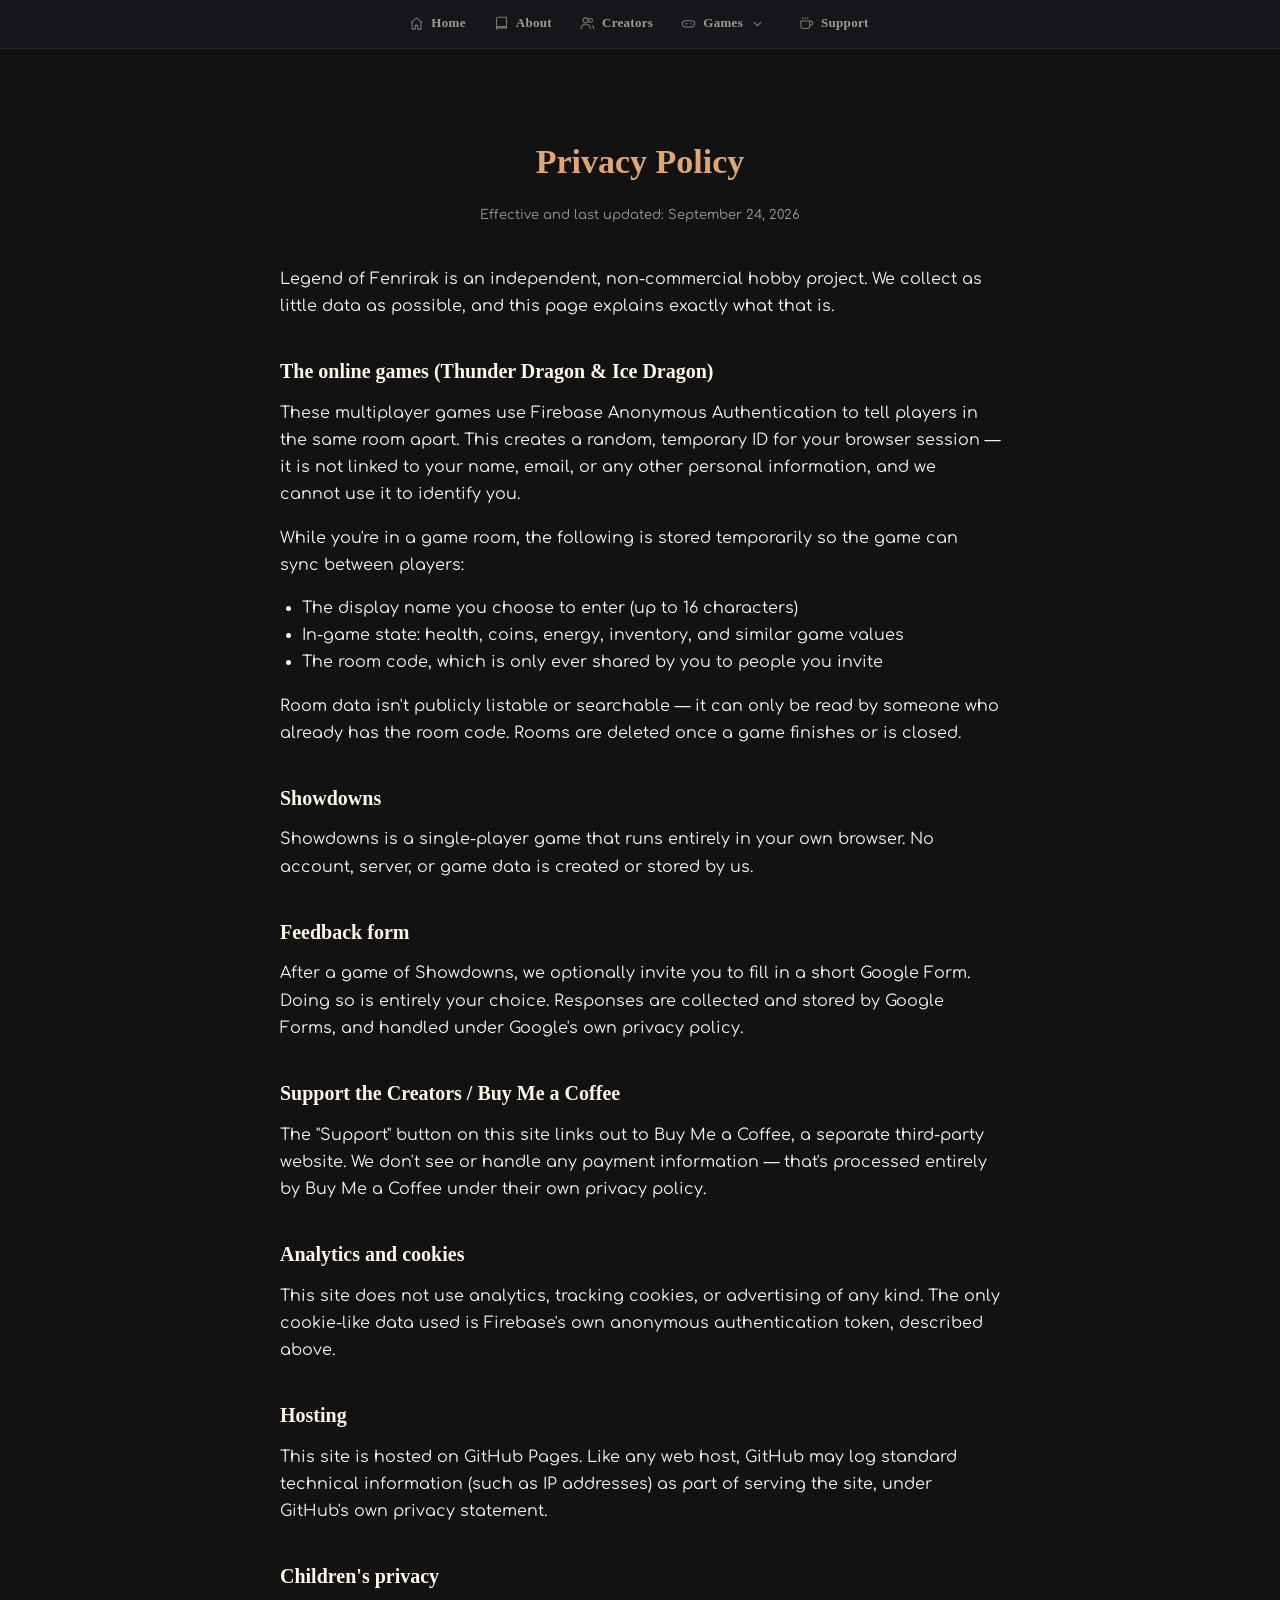
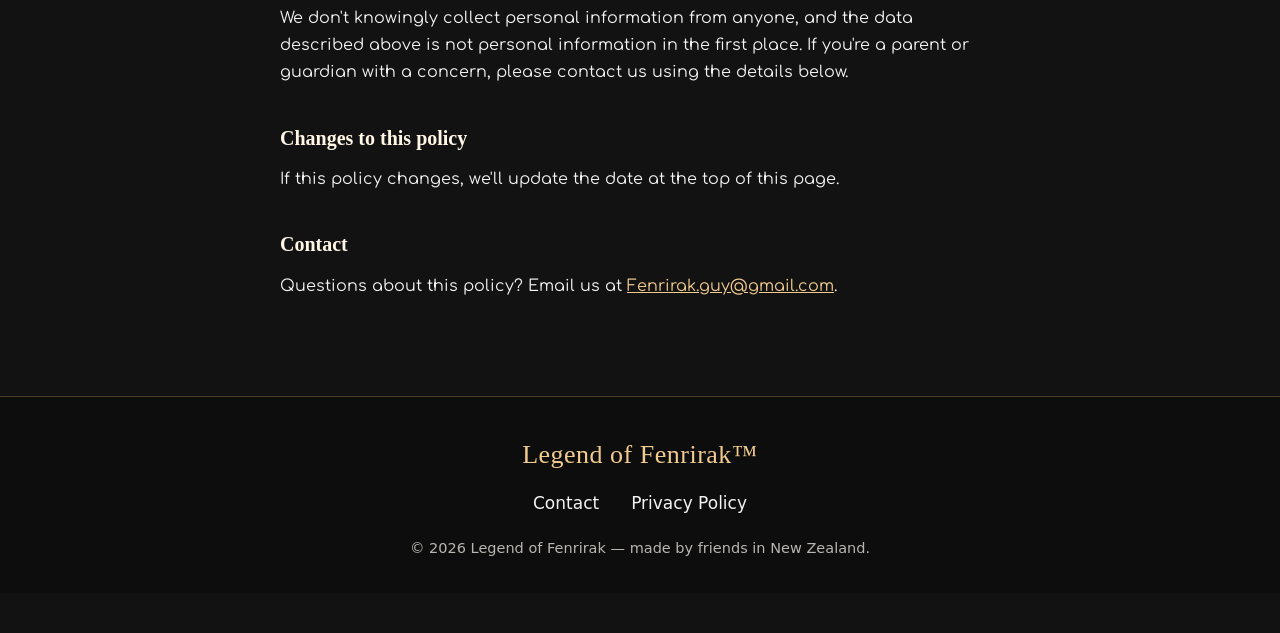
<file: Privacy.html>
<!DOCTYPE html>
<html lang="en">

<head>

    <meta charset="UTF-8">
    <script>document.documentElement.classList.add('js-ready');</script>
    <meta name="viewport" content="width=device-width, initial-scale=1.0">

    <title>Privacy Policy - Legend of Fenrirak</title>

    <link rel="icon" type="image/png" href="Favicon.png">
    <link rel="apple-touch-icon" href="Favicon.png">
    <link rel="manifest" href="manifest.json">
    <meta name="theme-color" content="#121212">
    <link rel="canonical" href="https://fenrirak.github.io/Legend-of-Fenrirak/Privacy.html">

    <meta name="description"
        content="Privacy policy for Legend of Fenrirak — what little data our online games collect, and how it's used.">
    <meta property="og:type" content="website">
    <meta property="og:title" content="Privacy Policy - Legend of Fenrirak">
    <meta property="og:description" content="Privacy policy for Legend of Fenrirak — what little data our online games collect, and how it's used.">
    <meta property="og:image" content="https://fenrirak.github.io/Legend-of-Fenrirak/Fenrirak.png">
    <meta property="og:url" content="https://fenrirak.github.io/Legend-of-Fenrirak/Privacy.html">
    <meta property="og:site_name" content="Legend of Fenrirak">
    <meta name="twitter:card" content="summary_large_image">
    <meta name="twitter:image" content="https://fenrirak.github.io/Legend-of-Fenrirak/Fenrirak.png">

    <link rel="stylesheet" href="site-nav.css">

    <style>
        body {
            font-family: 'Comfortaa', sans-serif;
            background-color: #121212;
            color: white;
            margin: 0;
            padding-bottom: 40px;
        }

        .container {
            max-width: 720px;
            margin: 0 auto;
            padding: 10px 22px 20px;
        }

        h1 {
            font-family: Allegro, serif;
            color: rgb(223, 165, 114);
            font-size: 34px;
            margin-top: 50px;
            text-align: center;
        }

        h2 {
            font-family: Allegro, serif;
            color: rgb(255, 246, 230);
            font-size: 20px;
            margin-top: 40px;
        }

        p, li {
            color: #f3f3f3;
            font-size: 16px;
            line-height: 1.7;
        }

        ul { padding-left: 22px; }

        .updated {
            text-align: center;
            color: #9c9a95;
            font-size: 13px;
            margin-bottom: 40px;
        }

        a { color: rgb(242, 204, 143); }

        @media (max-width: 600px) {
            h1 { font-size: 26px; margin-top: 30px; }
        }
    </style>

<style id="footer-styles">
/* ===== Site footer ===== */
.site-footer {
    margin-top: 60px;
    padding: 36px 20px 32px;
    background: #0d0d0d;
    border-top: 1px solid rgba(217, 163, 92, 0.3);
    text-align: center;
    font-family: 'Segoe UI', system-ui, -apple-system, Roboto, Helvetica, Arial, sans-serif;
}
.site-footer .footer-inner { max-width: 720px; margin: 0 auto; }
.site-footer .footer-brand, .site-footer .footer-copy { max-width: none; width: auto; padding: 0; margin-left: 0; margin-right: 0; text-align: center; }
.site-footer .footer-brand {
    margin: 0 0 16px;
    font-family: Allegro, Georgia, 'Times New Roman', serif;
    font-size: 26px;
    letter-spacing: 0.5px;
    color: rgb(242, 204, 143);
}
.site-footer .footer-links {
    display: flex;
    justify-content: center;
    flex-wrap: wrap;
    gap: 10px 32px;
    margin-bottom: 20px;
}
.site-footer .footer-links a {
    color: #f3f3f3;
    text-decoration: none;
    font-size: 17px;
    font-weight: 500;
    padding-bottom: 3px;
    border-bottom: 1px solid transparent;
    transition: color 0.2s ease, border-color 0.2s ease;
}
.site-footer .footer-links a:hover,
.site-footer .footer-links a:focus-visible {
    color: rgb(242, 204, 143);
    border-bottom-color: rgb(217, 163, 92);
}
.site-footer .footer-copy {
    margin: 0;
    font-size: 14.5px;
    line-height: 1.6;
    color: #b9b6b0;
}
@media (max-width: 600px) {
    .site-footer { padding: 28px 16px 26px; }
    .site-footer .footer-brand { font-size: 22px; }
    .site-footer .footer-links { gap: 8px 24px; }
    .site-footer .footer-links a { font-size: 16px; }
    .site-footer .footer-copy { font-size: 13.5px; }
}
</style>
</head>

<body>

    <nav class="topbar" aria-label="Main">
        <div class="nav-links">
            <a href="index.html">
                <svg viewBox="0 0 24 24"><path d="M3 10.5 12 3l9 7.5"/><path d="M5 9.5V21h5v-6h4v6h5V9.5"/></svg>
                <span>Home</span>
            </a>
            <a href="About.html">
                <svg viewBox="0 0 24 24"><path d="M4 4.5A2.5 2.5 0 0 1 6.5 2H20v17H6.5A2.5 2.5 0 0 0 4 21.5V4.5Z"/><path d="M4 19.5A2.5 2.5 0 0 1 6.5 17H20"/></svg>
                <span>About</span>
            </a>
            <a href="Creators.html">
                <svg viewBox="0 0 24 24"><circle cx="9" cy="7" r="4"/><path d="M2 21v-2a5 5 0 0 1 5-5h4a5 5 0 0 1 5 5v2"/><circle cx="17" cy="7" r="3"/><path d="M22 21v-1.5a4 4 0 0 0-3-3.87"/></svg>
                <span>Creators</span>
            </a>
            <div class="nav-group">
                <button type="button" class="nav-trigger" aria-haspopup="true" aria-expanded="false">
                    <svg viewBox="0 0 24 24"><rect x="2" y="7.5" width="20" height="10" rx="5"/><path d="M7 12.5h3M8.5 11v3"/><circle cx="15.8" cy="11.6" r=".9" fill="currentColor" stroke="none"/><circle cx="17.9" cy="13.6" r=".9" fill="currentColor" stroke="none"/></svg>
                    <span>Games</span>
                    <svg class="caret" viewBox="0 0 24 24"><path d="M6 9.5l6 6 6-6"/></svg>
                </button>
                <div class="nav-menu">
                    <a href="Testplay Showdowns.html">
                        <svg viewBox="0 0 24 24"><rect x="3" y="3" width="18" height="18" rx="4"/><circle cx="8" cy="8" r="1.3" fill="currentColor" stroke="none"/><circle cx="16" cy="8" r="1.3" fill="currentColor" stroke="none"/><circle cx="12" cy="12" r="1.3" fill="currentColor" stroke="none"/><circle cx="8" cy="16" r="1.3" fill="currentColor" stroke="none"/><circle cx="16" cy="16" r="1.3" fill="currentColor" stroke="none"/></svg>
                        <span>Showdowns</span>
                    </a>
                    <a href="Thunder Dragon.html">
                        <svg viewBox="0 0 24 24"><path d="M13 2 4 14h6l-1 8 9-12h-6l1-8Z"/></svg>
                        <span>The Thunder Dragon</span>
                        <span class="nav-badge">Creators’ Pick</span>
                    </a>
                    <a href="Ice Dragon.html">
                        <svg viewBox="0 0 24 24"><path d="M12 2v20M4.5 6l15 12M19.5 6l-15 12"/></svg>
                        <span>The Ice Dragon</span>
                    </a>
                </div>
            </div>
            <a href="https://buymeacoffee.com/29world" target="_blank" class="support-btn">
                <svg viewBox="0 0 24 24"><path d="M17 8h1.5a3.5 3.5 0 0 1 0 7H17"/><path d="M3 8h14v8a4 4 0 0 1-4 4H7a4 4 0 0 1-4-4V8Z"/><path d="M6 2v3M10 2v3M14 2v3"/></svg>
                <span>Support</span>
            </a>
        </div>
    </nav>

    <div class="container">

        <h1>Privacy Policy</h1>
        <p class="updated">Effective and last updated: September 24, 2026</p>

        <p>
            Legend of Fenrirak is an independent, non-commercial hobby project.
            We collect as little data as possible, and this page explains exactly what
            that is.
        </p>

        <h2>The online games (Thunder Dragon &amp; Ice Dragon)</h2>
        <p>
            These multiplayer games use Firebase Anonymous Authentication to tell players
            in the same room apart. This creates a random, temporary ID for your browser
            session — it is not linked to your name, email, or any other personal
            information, and we cannot use it to identify you.
        </p>
        <p>
            While you're in a game room, the following is stored temporarily so the game
            can sync between players:
        </p>
        <ul>
            <li>The display name you choose to enter (up to 16 characters)</li>
            <li>In-game state: health, coins, energy, inventory, and similar game values</li>
            <li>The room code, which is only ever shared by you to people you invite</li>
        </ul>
        <p>
            Room data isn't publicly listable or searchable — it can only be read by
            someone who already has the room code. Rooms are deleted once a game finishes
            or is closed.
        </p>

        <h2>Showdowns</h2>
        <p>
            Showdowns is a single-player game that runs entirely in your own browser.
            No account, server, or game data is created or stored by us.
        </p>

        <h2>Feedback form</h2>
        <p>
            After a game of Showdowns, we optionally invite you to fill in a short Google
            Form. Doing so is entirely your choice. Responses are collected and stored by
            Google Forms, and handled under Google's own privacy policy.
        </p>

        <h2>Support the Creators / Buy Me a Coffee</h2>
        <p>
            The "Support" button on this site links out to Buy Me a Coffee, a separate
            third-party website. We don't see or handle any payment information — that's
            processed entirely by Buy Me a Coffee under their own privacy policy.
        </p>

        <h2>Analytics and cookies</h2>
        <p>
            This site does not use analytics, tracking cookies, or advertising of any
            kind. The only cookie-like data used is Firebase's own anonymous
            authentication token, described above.
        </p>

        <h2>Hosting</h2>
        <p>
            This site is hosted on GitHub Pages. Like any web host, GitHub may log
            standard technical information (such as IP addresses) as part of serving the
            site, under GitHub's own privacy statement.
        </p>

        <h2>Children's privacy</h2>
        <p>
            We don't knowingly collect personal information from anyone, and the data
            described above is not personal information in the first place. If you're a
            parent or guardian with a concern, please contact us using the details below.
        </p>

        <h2>Changes to this policy</h2>
        <p>
            If this policy changes, we'll update the date at the top of this page.
        </p>

        <h2>Contact</h2>
        <p>
            Questions about this policy? Email us at
            <a href="mailto:Fenrirak.guy@gmail.com">Fenrirak.guy@gmail.com</a>.
        </p>

    </div>


    <footer class="site-footer">
        <div class="footer-inner">
            <p class="footer-brand">Legend of Fenrirak&trade;</p>
            <nav class="footer-links" aria-label="Footer">
                <a href="Contact.html">Contact</a>
                <a href="Privacy.html">Privacy Policy</a>
            </nav>
            <p class="footer-copy">&copy; 2026 Legend of Fenrirak &mdash; made by friends in New Zealand.</p>
        </div>
    </footer>

</body>
</html>
</file>
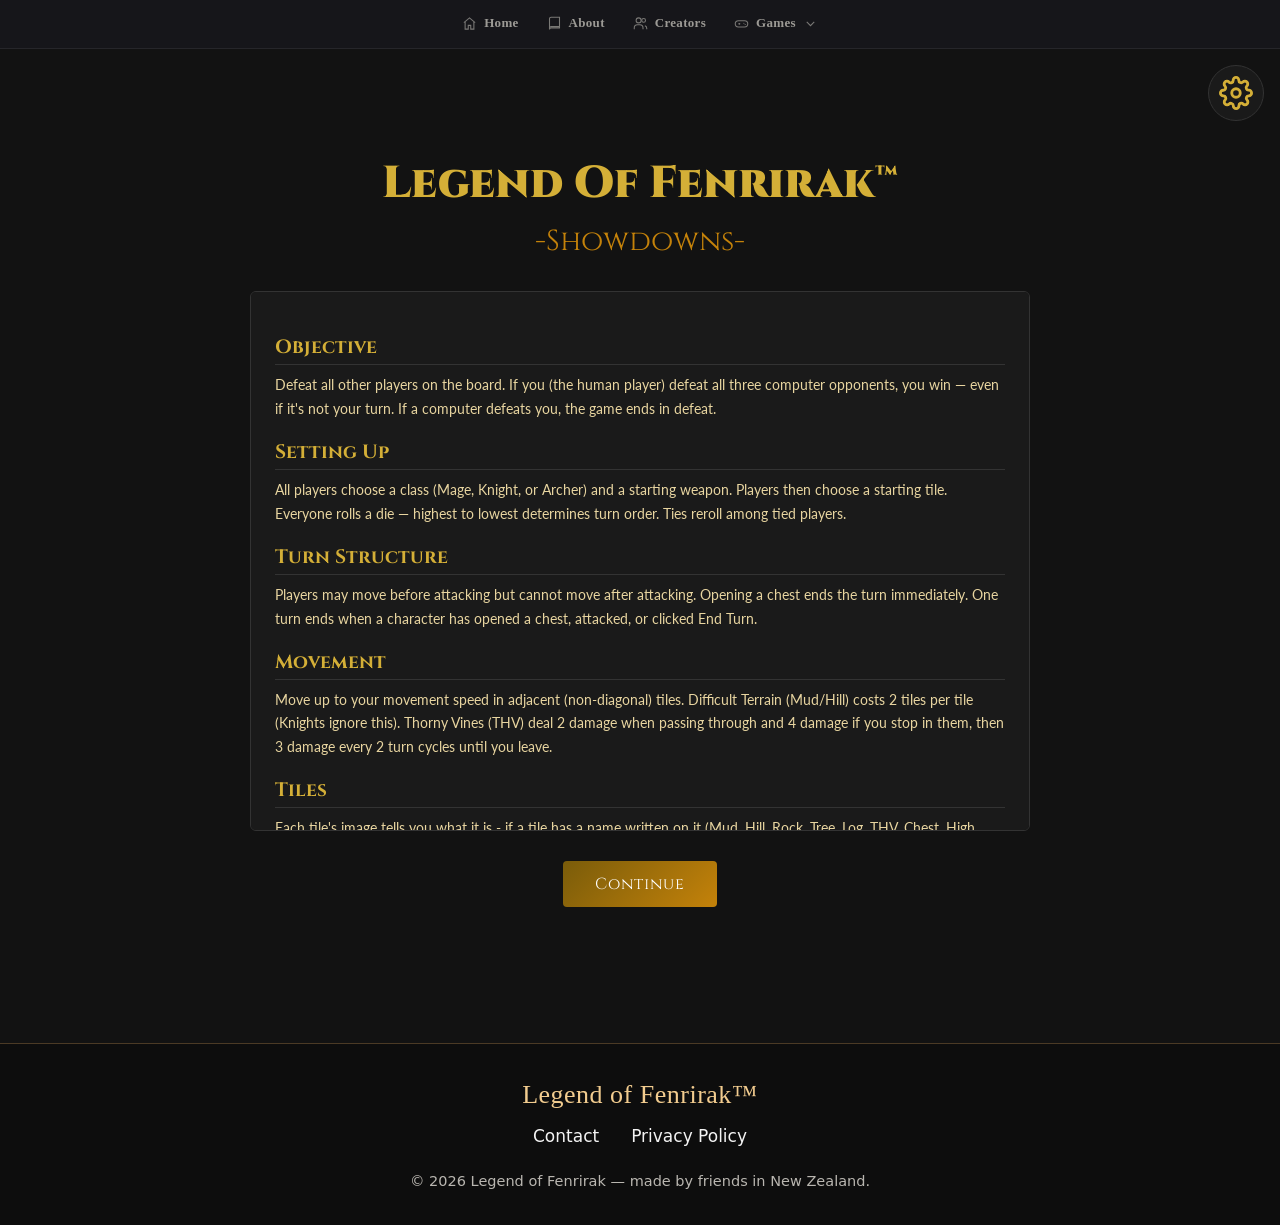
<file: Testplay Showdowns.html>
<!DOCTYPE html>
<html lang="en">
<head>
<meta charset="UTF-8">
<meta name="viewport" content="width=device-width, initial-scale=1.0, maximum-scale=1.0, user-scalable=no">
<title>Legend Of Fenrirak™ - Showdowns</title>
<meta name="description" content="Play Legend of Fenrirak: Showdowns online — a free, single-player board game where you battle AI opponents on a board of terrains and chests.">
<meta property="og:type" content="website">
<meta property="og:title" content="Legend Of Fenrirak™ - Showdowns">
<meta property="og:description" content="Play Legend of Fenrirak: Showdowns online — a free, single-player board game where you battle AI opponents on a board of terrains and chests.">
<meta property="og:image" content="https://fenrirak.github.io/Legend-of-Fenrirak/Fenrirak.png">
    <meta property="og:url" content="https://fenrirak.github.io/Legend-of-Fenrirak/Testplay%20Showdowns.html">
    <meta property="og:site_name" content="Legend of Fenrirak">
    <meta name="twitter:card" content="summary_large_image">
    <meta name="twitter:image" content="https://fenrirak.github.io/Legend-of-Fenrirak/Fenrirak.png">
<link rel="icon" type="image/png" href="Favicon.png">
<link rel="apple-touch-icon" href="Favicon.png">
<link rel="manifest" href="manifest.json">
<meta name="theme-color" content="#121212">
    <link rel="canonical" href="https://fenrirak.github.io/Legend-of-Fenrirak/Testplay%20Showdowns.html">
<link rel="stylesheet" href="site-nav.css">
<style>
  @import url('https://fonts.googleapis.com/css2?family=MedievalSharp&family=Cinzel:wght@400;700;900&family=Lato:wght@300;400;700&display=swap');

  :root {
    --gold: #d4af37;
    --dark-bg: #121212;
    --panel-bg: #1a1a1a;
    --panel-border: #333333;
    --text: #e8d5a0;
    --text-dim: #9a8560;
    --accent: #c4820a;
    --danger: #c0392b;
    --success: #2eb674;
    --high-ground: #4a90d9;
    --difficult: #e77d22;
    --starting: #d4af37;
    --normal: #f0ece0;
    --partial-cover: #a0956e;
    --heavy-cover: #092409;
    --thorny: #6b8a3a;
    --mage-color: #39b5ff;
    --knight-color: #b7b7b7;
    --archer-color: #e77d22;
  }

  * { box-sizing: border-box; margin: 0; padding: 0; }

  body {
    background-color: #121212;
    color: var(--text);
    font-family: 'Lato', sans-serif;
    min-height: 100vh;
    overflow-x: hidden;
  }

  .screen { display: none; width: 100%; min-height: 100vh; }
  .screen.active { display: flex; flex-direction: column; align-items: center; justify-content: center; }

  /* ===== TITLE / RULES SCREEN ===== */
  #screen-rules {
    background: #121212;
    padding: 40px 20px;
  }
  .game-title {
    font-family: 'Cinzel', serif;
    font-size: 2.8em;
    font-weight: 900;
    color: var(--gold);
    text-align: center;
    margin-bottom: 8px;
  }
  .game-subtitle {
    font-family: 'Cinzel', serif;
    font-size: 1.8em;
    color: var(--accent);
    text-align: center;
    margin-bottom: 30px;
  }
  .rules-box {
    background: var(--panel-bg);
    border: 1px solid var(--panel-border);
    border-radius: 6px;
    max-width: 780px;
    width: 100%;
    max-height: 60vh;
    overflow-y: auto;
    padding: 24px;
    margin-bottom: 24px;
  }
  .rules-box h2 {
    font-family: 'Cinzel', serif;
    color: var(--gold);
    font-size: 1.2em;
    margin: 18px 0 8px;
    border-bottom: 1px solid var(--panel-border);
    padding-bottom: 4px;
  }
  .rules-box p, .rules-box li {
    font-size: 0.88em;
    line-height: 1.7;
    color: var(--text);
    margin-bottom: 6px;
  }
  .rules-box ul { padding-left: 18px; }
  .rules-box::-webkit-scrollbar { width: 6px; }
  .rules-box::-webkit-scrollbar-track { background: #111; }
  .rules-box::-webkit-scrollbar-thumb { background: var(--panel-border); border-radius: 3px; }

  /* ===== BUTTONS ===== */
  .btn {
    background: linear-gradient(135deg, #7a5c0a, #c4820a);
    color: #fff;
    border: none;
    border-radius: 4px;
    padding: 12px 32px;
    font-family: 'Cinzel', serif;
    font-size: 1em;
    cursor: pointer;
    letter-spacing: 1px;
    transition: all 0.2s;
    margin: 6px;
  }
  .btn:hover { filter: brightness(1.2); transform: translateY(-1px); }
  .btn:active { transform: translateY(0); }
  .btn.secondary {
    background: linear-gradient(135deg, #222, #444);
  }
  .btn.danger {
    background: linear-gradient(135deg, #700, #c00);
  }
  .btn.success {
    background: linear-gradient(135deg, #1a5a2a, #2eb674);
  }
  .btn:disabled { opacity: 0.4; cursor: not-allowed; transform: none; }

  /* ===== SETUP SCREENS ===== */
  #screen-name, #screen-board, #screen-class, #screen-weapon, #screen-start-tile, #screen-rollorder {
    background: #121212;
    padding: 40px 20px;
  }
  .setup-title {
    font-family: 'Cinzel', serif;
    font-size: 1.6em;
    color: var(--gold);
    margin-bottom: 20px;
    text-align: center;
  }
  .setup-box {
    background: var(--panel-bg);
    border: 1px solid var(--panel-border);
    border-radius: 8px;
    padding: 28px;
    max-width: 720px;
    width: 100%;
  }
  /* ===== BOARD SELECT CAROUSEL ===== */
  .board-select-wrap {
    display: flex;
    flex-direction: column;
    align-items: center;
    width: 100%;
    max-width: 900px;
  }
  .board-option-label {
    background: none;
    border: none;
    padding: 0;
    font-family: 'Cinzel', serif;
    color: var(--gold);
    font-size: 1.8em;
    font-weight: 700;
    letter-spacing: 2px;
    text-shadow: 0 0 14px rgba(212,175,55,0.55), 0 2px 4px rgba(0,0,0,0.6);
    margin-bottom: 20px;
    text-align: center;
  }
  .board-preview-row {
    display: flex;
    align-items: center;
    justify-content: center;
    gap: 34px;
    margin-bottom: 20px;
    width: 100%;
  }
  .board-arrow {
    background: none;
    border: none;
    color: var(--accent);
    cursor: pointer;
    line-height: 1;
    padding: 0;
    transition: all 0.15s;
    user-select: none;
    flex: 0 0 auto;
    width: 0;
    height: 0;
    border-top: clamp(18px, 4vw, 30px) solid transparent;
    border-bottom: clamp(18px, 4vw, 30px) solid transparent;
    font-size: 0;
    overflow: hidden;
  }
  #board-arrow-left { border-right: clamp(14px, 3vw, 22px) solid var(--accent); }
  #board-arrow-right { border-left: clamp(14px, 3vw, 22px) solid var(--accent); }
  .board-arrow:hover { filter: brightness(1.3); transform: scale(1.08); }
  .board-arrow:disabled { opacity: 0.25; cursor: not-allowed; transform: none; }
  .board-preview-box {
    background: var(--panel-bg);
    border: 1px solid var(--panel-border);
    border-radius: 10px;
    width: 100%;
    max-width: 780px;
    aspect-ratio: 11 / 9;
    display: flex;
    align-items: center;
    justify-content: center;
    overflow: hidden;
    flex: 1 1 auto;
    padding: 6px;
  }
  #board-preview-inner {
    display: grid;
    width: 100%;
    height: 100%;
    border: 2px solid var(--panel-border);
    background: #c8bfa0;
  }
  .tile.preview-tile {
    width: auto;
    height: auto;
    border: 0.5px solid rgba(0,0,0,0.15);
    font-size: 0;
    cursor: default;
  }
  .tile.preview-tile.log-h-left {
    background-image: url('LogHorizontal.png');
    background-size: 200% 100%;
    background-position: 0% 0%;
  }
  .tile.preview-tile.log-h-right {
    background-image: url('LogHorizontal.png');
    background-size: 200% 100%;
    background-position: 100% 0%;
  }
  .tile.preview-tile.log-v-top {
    background-image: url('LogVertical.png');
    background-size: 100% 200%;
    background-position: 0% 0%;
  }
  .tile.preview-tile.log-v-bottom {
    background-image: url('LogVertical.png');
    background-size: 100% 200%;
    background-position: 0% 100%;
  }
  #select-board-btn {
    width: 100%;
    max-width: 780px;
    margin: 0 0 18px;
  }
  .board-select-extra-btns {
    display: flex;
    gap: 12px;
    width: 100%;
    max-width: 780px;
    justify-content: center;
  }
  .board-select-extra-btns .btn {
    flex: 1 1 0;
    margin: 0;
  }
  .dice-setting-toggle {
    display: flex;
    align-items: center;
    gap: 10px;
    margin-top: 20px;
    margin-bottom: 20px;
    color: var(--text-dim);
    font-size: 0.95em;
    cursor: pointer;
    user-select: none;
  }
  .dice-setting-toggle input[type="checkbox"] {
    position: absolute;
    opacity: 0;
    width: 22px;
    height: 22px;
    margin: 0;
    cursor: pointer;
  }
  .dice-setting-box {
    position: relative;
    flex: 0 0 auto;
    width: 22px;
    height: 22px;
    border: 2px solid var(--accent);
    border-radius: 4px;
    background: var(--panel-bg);
    transition: background 0.15s, box-shadow 0.15s;
  }
  .dice-setting-box::after {
    content: '';
    position: absolute;
    left: 6px;
    top: 2px;
    width: 6px;
    height: 11px;
    border: solid var(--bg-dark, #111);
    border-width: 0 3px 3px 0;
    transform: rotate(45deg);
    opacity: 0;
    transition: opacity 0.1s;
  }
  .dice-setting-toggle input[type="checkbox"]:checked ~ .dice-setting-box {
    background: var(--gold);
    box-shadow: 0 0 8px rgba(212,175,55,0.6);
  }
  .dice-setting-toggle input[type="checkbox"]:checked ~ .dice-setting-box::after {
    opacity: 1;
  }
  .dice-setting-toggle input[type="checkbox"]:focus-visible ~ .dice-setting-box {
    outline: 2px solid var(--gold);
    outline-offset: 2px;
  }
  .dice-setting-toggle:hover .dice-setting-box {
    filter: brightness(1.2);
  }

  /* ===== SETTINGS GEAR ===== */
  #settings-gear-btn {
    position: fixed;
    top: calc(var(--topbar-h, 58px) + 16px);
    right: 16px;
    z-index: 1500;
    width: 56px;
    height: 56px;
    border-radius: 50%;
    background: var(--panel-bg);
    border: 1px solid var(--panel-border);
    color: var(--gold);
    display: flex;
    align-items: center;
    justify-content: center;
    cursor: pointer;
    transition: all 0.2s;
  }
  #settings-gear-btn:hover {
    filter: brightness(1.25);
    transform: rotate(20deg);
    border-color: var(--gold);
  }
  #settings-gear-btn.hidden { display: none; }
  #settings-modal-overlay {
    position: fixed;
    top: 0; left: 0;
    width: 100%; height: 100%;
    background: rgba(0,0,0,0.75);
    z-index: 1600;
    display: none;
    align-items: center;
    justify-content: center;
    flex-direction: column;
  }
  #settings-modal-overlay.active { display: flex; }

  input[type="text"] {
    background: #111;
    border: 1px solid var(--panel-border);
    color: var(--text);
    border-radius: 4px;
    padding: 10px 14px;
    font-size: 1.1em;
    width: 200px;
    font-family: 'Lato', sans-serif;
  }
  input[type="text"]:focus { outline: none; border-color: var(--gold); }

  .class-cards {
    display: flex;
    gap: 16px;
    flex-wrap: wrap;
    justify-content: center;
  }
  .class-card {
    background: #111;
    border: 2px solid var(--panel-border);
    border-radius: 8px;
    padding: 18px;
    width: 210px;
    cursor: pointer;
    transition: all 0.2s;
  }
  .class-card:hover { border-color: var(--gold); transform: translateY(-2px); }
  .class-card.selected { border-color: var(--gold); background: #262626; }
  .class-card h3 {
    font-family: 'Cinzel', serif;
    color: var(--gold);
    margin-bottom: 10px;
    font-size: 1.1em;
  }
  .class-card .stat { font-size: 0.82em; color: var(--text-dim); margin: 3px 0; }
  .class-card .passive { font-size: 0.78em; color: var(--text); margin-top: 8px; font-style: italic; }
  .class-icon {
    width: 48px; height: 48px;
    margin: 0 auto 10px;
    display: flex; align-items: center; justify-content: center;
  }

  .weapon-cards {
    display: flex;
    gap: 16px;
    flex-wrap: wrap;
    justify-content: center;
  }
  .weapon-card {
    background: #111;
    border: 2px solid var(--panel-border);
    border-radius: 6px;
    padding: 16px;
    width: 280px;
    cursor: pointer;
    transition: all 0.2s;
    font-size: 0.82em;
  }
  .weapon-card:hover { border-color: var(--gold); }
  .weapon-card.selected { border-color: var(--gold); background: #262626; }
  .weapon-card h4 { font-family: 'Cinzel', serif; color: var(--accent); margin-bottom: 10px; font-size: 1em; text-align: center; border-bottom: 1px solid var(--panel-border); padding-bottom: 8px; }
  .weapon-card .wstat { color: var(--text-dim); margin: 2px 0; }
  .weapon-card .wc-attack-block { margin-bottom: 12px; padding-bottom: 12px; border-bottom: 1px dashed var(--panel-border); }
  .weapon-card .wc-attack-block:last-child { margin-bottom: 0; padding-bottom: 0; border-bottom: none; }
  .weapon-card .wc-attack-name { font-family: 'Cinzel', serif; color: var(--gold); font-size: 0.95em; margin-bottom: 6px; }
  .weapon-card .wc-attack-desc { color: var(--text); line-height: 1.5; margin-bottom: 8px; }
  .weapon-card .wc-stat-row { display: flex; justify-content: space-between; color: var(--text-dim); padding: 2px 0; }
  .weapon-card .wc-stat-row span:last-child { color: var(--text); text-align: right; }

  .board-btn-group { display: flex; gap: 16px; }

  /* ===== GAME SCREEN ===== */
  #screen-game {
    flex-direction: row;
    align-items: flex-start;
    justify-content: center;
    padding: 0;
    width: 100%;
    min-height: 100vh;
    background: #121212;
  }

  #game-scale-inner {
    display: flex;
    flex-direction: row;
    align-items: flex-start;
    justify-content: flex-start;
    flex-shrink: 0;
  }

  /* Stat panel */
  #stat-panel {
    width: 280px;
    min-width: 280px;
    background: var(--panel-bg);
    border-right: 1px solid var(--panel-border);
    padding: 10px;
    height: 650px;
    overflow-y: auto;
    scrollbar-width: none;
    -ms-overflow-style: none;
    flex-shrink: 0;
  }
  .stat-title {
    font-family: 'Cinzel', serif;
    font-size: 1em;
    color: var(--gold);
    text-align: center;
    margin-bottom: 8px;
  }
  .stat-row {
    display: flex;
    justify-content: space-between;
    align-items: center;
    margin: 3px 0;
    font-size: 0.8em;
  }
  .stat-label { color: var(--text-dim); }
  .stat-value { color: var(--text); font-weight: 700; }
  .section-header {
    font-family: 'Cinzel', serif;
    font-size: 0.85em;
    color: var(--accent);
    border-bottom: 1px solid var(--panel-border);
    margin: 12px 0 8px;
    padding-bottom: 4px;
  }
  .attack-name-btn {
    color: var(--gold);
    cursor: pointer;
    text-decoration: underline;
    font-weight: 700;
    font-family: 'Cinzel', serif;
    font-size: 0.9em;
    background: none;
    border: none;
    padding: 0;
  }
  .attack-name-btn:hover { color: #fff; }
  .attack-name-btn:disabled { color: var(--text-dim); cursor: not-allowed; text-decoration: none; }

  .inventory-item {
    background: #111;
    border: 1px solid var(--panel-border);
    border-radius: 4px;
    padding: 6px 10px;
    margin: 4px 0;
    font-size: 0.82em;
    cursor: pointer;
    transition: border-color 0.2s;
  }
  .inventory-item:hover { border-color: var(--gold); }
  .inventory-item.weapon-item { color: var(--accent); }

  #end-turn-btn {
    width: 100%;
    margin-top: 16px;
  }

  /* ===== BOARD AREA ===== */
  #board-area {
    flex: 1;
    display: flex;
    flex-direction: column;
    align-items: center;
    padding: 16px;
    height: 650px;
  }
  #turn-info {
    font-family: 'Cinzel', serif;
    font-size: 1.1em;
    color: var(--gold);
    margin-bottom: 10px;
    text-align: center;
    padding: 5px 18px;
    border-radius: 6px;
    display: inline-block;
  }
  #turn-info.turn-flash {
    animation: turnInfoGlow 3.75s ease-out;
  }
  @keyframes turnInfoGlow {
    0% { background: rgba(212, 175, 55, 0.85); box-shadow: 0 0 20px 4px rgba(212, 175, 55, 0.7); }
    100% { background: rgba(212, 175, 55, 0); box-shadow: 0 0 0 0 rgba(212, 175, 55, 0); }
  }
  #message-log {
    width: 100%;
    max-width: 660px;
    background: #111;
    border: 1px solid var(--panel-border);
    border-radius: 4px;
    padding: 8px 12px;
    font-size: 0.8em;
    max-height: 80px;
    overflow-y: auto;
    margin-bottom: 10px;
    color: var(--text-dim);
  }
  #message-log .msg-line { margin: 1px 0; }
  #message-log .msg-line.important { color: var(--gold); }
  #message-log .msg-line.damage { color: #ff6666; }
  #message-log .msg-line.heal { color: #66ff99; }

  #board-container {
    position: relative;
    user-select: none;
  }
  #game-board {
    display: grid;
    border: 2px solid var(--panel-border);
    background: #c8bfa0;
  }

  .tile {
    width: 52px;
    height: 52px;
    border: 1px solid rgba(0,0,0,0.2);
    position: relative;
    display: flex;
    align-items: center;
    justify-content: center;
    font-size: 0.65em;
    cursor: default;
    transition: filter 0.1s;
  }
  .tile.normal {
    background: url('GrassBackground.png') center/cover;
  }
  .tile.starting { background: #d4af37; }

  .tile.difficult {
    background: url('Mud.png') center/cover;
  }
  .tile.high-ground { background: url('HighGround.png') center/cover; }

  .tile.partial-cover {
    background: url('Rock.png') center/cover;
  }
  .tile.heavy-cover {
    background: url('Tree.png') center/cover;
  }
  .tile.thorny {
    background: url('THV.png') center/cover;
  }
  .tile.log {
    background-color: #7a5533;
  }
  .tile.log-h-left {
    background-image: url('LogHorizontal.png');
    background-size: 104px 52px;
    background-position: 0px 0px;
    background-repeat: no-repeat;
  }
  .tile.log-h-right {
    background-image: url('LogHorizontal.png');
    background-size: 104px 52px;
    background-position: -52px 0px;
    background-repeat: no-repeat;
  }
  .tile.log-v-top {
    background-image: url('LogVertical.png');
    background-size: 69px 104px;
    background-position: -8.5px 0px;
    background-repeat: no-repeat;
  }
  .tile.log-v-bottom {
    background-image: url('LogVertical.png');
    background-size: 69px 104px;
    background-position: -8.5px -52px;
    background-repeat: no-repeat;
  }
  .tile.chest, .tile.high-ground.chest {
    background: url('ChestClosed.png') center/cover;
  }
  .tile.chest.opened, .tile.high-ground.chest.opened {
    background: url('ChestOpened.png') center/cover !important;
  }
  .tile.hill-n { background: url('HillN.png') center/cover; }
  .tile.hill-e { background: url('HillE.png') center/cover; }
  .tile.hill-s { background: url('HillS.png') center/cover; }
  .tile.hill-w { background: url('HillW.png') center/cover; }
  .tile.hill-ne { background: url('Hill2.png') center/cover; }

  .tile-label {
    position: absolute;
    bottom: 2px;
    left: 2px;
    right: 2px;
    font-size: 0.85em;
    color: rgba(0,0,0,0.6);
    font-weight: 700;
    pointer-events: none;
    line-height: 1;
    white-space: nowrap;
    overflow: hidden;
    text-overflow: ellipsis;
  }
  .tile-label.long-label { font-size: 0.55em; }

  .tile.hover-move { filter: brightness(1.3); box-shadow: inset 0 0 0 3px #2eb674; }
  .tile.hover-attack { box-shadow: inset 0 0 0 3px #ff3535; }
  .tile.selected-move { background: rgba(46,182,116,0.5) !important; }
  .tile.selected-attack { background: rgba(255,53,53,0.4) !important; }

  .char-icon {
    position: absolute;
    width: 38px;
    height: 38px;
    display: flex;
    align-items: center;
    justify-content: center;
    font-size: 0.6em;
    font-weight: 700;
    color: #fff;
    text-shadow: 0 1px 2px rgba(0,0,0,0.8);
    cursor: pointer;
    z-index: 10;
    transition: all 0.15s;
    pointer-events: all;
    font-family: 'Cinzel', serif;
    text-align: center;
    line-height: 1.1;
  }
  .char-icon.mage {
    background: #39b5ff;
    clip-path: polygon(50% 0%, 100% 38%, 82% 100%, 18% 100%, 0% 38%);
  }
  .char-icon.knight {
    background: #b7b7b7;
    border-radius: 2px;
  }
  .char-icon.archer {
    background: #e77d22;
    clip-path: polygon(50% 0%, 100% 100%, 0% 100%);
    align-items: flex-end;
    padding-bottom: 3px;
  }
  .char-icon.ronald {
    background: #228b22;
    clip-path: polygon(30% 0%, 70% 0%, 100% 30%, 100% 70%, 70% 100%, 30% 100%, 0% 70%, 0% 30%);
  }
  .char-icon.aldemar {
    background: #0f4A25;
    clip-path: polygon(25% 0%, 75% 0%, 100% 50%, 75% 100%, 25% 100%, 0% 50%);
  }
  .char-icon.helen {
    background: #35063E;
    border-radius: 50%;
  }
  .char-icon.dead { display: none; }
  .char-icon.active-turn { box-shadow: 0 0 12px 4px gold; }

  /* ===== RIGHT PANEL: Enemies ===== */
  #right-panel {
    width: 240px;
    min-width: 240px;
    background: var(--panel-bg);
    border-left: 1px solid var(--panel-border);
    padding: 10px;
    height: 650px;
    overflow-y: auto;
    scrollbar-width: none;
    -ms-overflow-style: none;
    flex-shrink: 0;
  }
  .enemy-card {
    background: #111;
    border: 1px solid var(--panel-border);
    border-radius: 6px;
    padding: 6px 8px;
    margin-bottom: 6px;
    font-size: 0.74em;
  }
  .enemy-card h4 {
    font-family: 'Cinzel', serif;
    color: var(--accent);
    margin-bottom: 3px;
    font-size: 0.82em;
  }
  .health-bar-bg {
    background: #333;
    border-radius: 3px;
    height: 5px;
    margin-top: 3px;
    overflow: hidden;
  }
  .health-bar-fill {
    height: 100%;
    background: #2eb674;
    border-radius: 3px;
    transition: width 0.3s;
  }
  .health-bar-fill.low { background: #e77d22; }
  .health-bar-fill.critical { background: #c0392b; }

  /* ===== ROTATE DEVICE OVERLAY ===== */
  #rotate-overlay {
    display: none;
    position: fixed;
    inset: 0;
    width: 100vw;
    height: 100vh;
    background: #121212;
    z-index: 100000;
    align-items: center;
    justify-content: center;
    text-align: center;
    padding: 24px;
  }
  @media (orientation: portrait) {
    #rotate-overlay { display: flex; }
  }
  .rotate-card { max-width: 380px; }
  .rotate-icon {
    font-size: 3.2em;
    margin-bottom: 16px;
    display: inline-block;
    animation: rotate-hint 1.6s ease-in-out infinite;
  }
  @keyframes rotate-hint {
    0%, 100% { transform: rotate(0deg); }
    50% { transform: rotate(90deg); }
  }
  .rotate-card h2 {
    font-family: 'Cinzel', serif;
    color: var(--gold);
    font-size: 1.3em;
    margin-bottom: 12px;
  }
  .rotate-card p {
    color: var(--text);
    font-size: 0.95em;
    line-height: 1.6;
  }

  /* ===== DICE ===== */
  #dice-overlay {
    position: fixed;
    top: 0; left: 0;
    width: 100%; height: 100%;
    background: rgba(0,0,0,0.75);
    z-index: 1000;
    display: none;
    align-items: center;
    justify-content: center;
    flex-direction: column;
  }
  #dice-overlay.active { display: flex; }
  .dice-container {
    background: var(--panel-bg);
    border: 2px solid var(--panel-border);
    border-radius: 12px;
    padding: 32px 40px;
    text-align: center;
    min-width: 320px;
  }
  .dice-title {
    font-family: 'Questrial', serif;
    color: var(--gold);
    font-size: 1.3em;
    margin-bottom: 20px;
  }
  .dice-subtitle {
    font-family: 'Lato', sans-serif;
    color: var(--text-dim);
    font-size: 0.85em;
    margin-top: -14px;
    margin-bottom: 16px;
  }
  .dice-subtitle:empty { display: none; }
  #dice-3d {
    width: 80px;
    height: 80px;
    margin: 0 auto 20px;
    perspective: 200px;
    cursor: pointer;
  }
  .dice-face-display {
    width: 80px;
    height: 80px;
    background: #f8f0d8;
    border: 3px solid #8a6a20;
    border-radius: 12px;
    display: flex;
    align-items: center;
    justify-content: center;
    font-size: 2.5em;
    font-weight: 900;
    color: #1a0a00;
    box-shadow: inset 0 2px 8px rgba(0,0,0,0.3), 0 4px 16px rgba(0,0,0,0.6);
    transition: transform 0.6s;
    font-family: 'Cinzel', serif;
  }
  .dice-face-display.rolling {
    animation: diceRoll 0.6s ease-out;
  }
  @keyframes diceRoll {
    0% { transform: rotate(0deg) scale(1); }
    25% { transform: rotate(90deg) scale(1.1); }
    50% { transform: rotate(180deg) scale(0.9); }
    75% { transform: rotate(270deg) scale(1.1); }
    100% { transform: rotate(360deg) scale(1); }
  }
  .dice-result-text {
    color: var(--text);
    font-size: 0.9em;
    margin: 10px 0;
    min-height: 20px;
  }
  .dice-vial-buttons {
    display: flex;
    flex-wrap: wrap;
    gap: 6px;
    justify-content: center;
    margin: 4px 0 10px;
  }
  .btn.vial-bonus-btn {
    background: linear-gradient(135deg, #700, #c00);
    padding: 8px 14px;
    font-size: 0.78em;
    margin: 2px;
  }
  .btn.vial-bonus-btn:disabled {
    background: linear-gradient(135deg, #444, #666);
    opacity: 0.6;
  }

  /* ===== CUSTOM MODAL ===== */
  #custom-modal-overlay {
    position: fixed;
    top: 0; left: 0;
    width: 100%; height: 100%;
    background: rgba(0,0,0,0.75);
    z-index: 1100;
    display: none;
    align-items: center;
    justify-content: center;
    flex-direction: column;
  }
  #custom-modal-overlay.active { display: flex; }
  .custom-modal-box {
    background: var(--panel-bg);
    border: 2px solid var(--panel-border);
    border-radius: 12px;
    padding: 28px 34px;
    text-align: center;
    min-width: 320px;
    max-width: 480px;
  }
  .custom-modal-btn {
    display: block;
    width: 100%;
    text-align: left;
    margin: 6px 0;
    line-height: 1.4;
  }

  /* ===== ITEM CARD POPUP ===== */
  #item-popup {
    position: fixed;
    top: 0; left: 0;
    width: 100%; height: 100%;
    background: rgba(0,0,0,0.75);
    z-index: 2000;
    display: none;
    align-items: center;
    justify-content: center;
  }
  #item-popup.active { display: flex; }
  .item-card {
    background: var(--panel-bg);
    border: 2px solid var(--panel-border);
    border-radius: 10px;
    padding: 28px;
    max-width: 380px;
    width: 90%;
    text-align: center;
  }
  .item-card h3 {
    font-family: 'Cinzel', serif;
    color: var(--gold);
    font-size: 1.2em;
    margin-bottom: 12px;
  }
  .item-card p {
    color: var(--text);
    font-size: 0.9em;
    line-height: 1.6;
    margin-bottom: 16px;
  }

  /* ===== ORDER ROLL SCREEN ===== */
  .roll-result-row {
    display: flex;
    align-items: center;
    gap: 16px;
    margin: 8px 0;
    padding: 8px 12px;
    background: #111;
    border-radius: 4px;
    font-size: 0.9em;
  }
  .roll-result-row .char-badge {
    font-family: 'Cinzel', serif;
    font-weight: 700;
    width: 80px;
  }
  .roll-result-row .dice-val {
    font-size: 1.4em;
    font-weight: 900;
    color: var(--gold);
    width: 40px;
    text-align: center;
  }

  /* ===== VICTORY / DEFEAT OVERLAY ===== */
  #outcome-overlay {
    position: fixed;
    top: 0; left: 0;
    width: 100%; height: 100%;
    z-index: 9999;
    display: none;
    align-items: center;
    justify-content: center;
    pointer-events: none;
  }
  #outcome-overlay.active { display: flex; }
  #outcome-word {
    font-family: 'Cinzel', serif;
    font-size: 180px;
    font-weight: 900;
    opacity: 0.8;
    text-align: center;
  }
  #outcome-word.victory { color: #d4af37; }
  #outcome-word.defeat { color: #700000; }

  .tile.valid-start { outline: 3px solid var(--gold) !important; cursor: pointer; animation: pulse 1s infinite; }
  @keyframes pulse { 0%,100% { opacity: 1; } 50% { opacity: 0.6; } }

  #ai-thinking {
    position: fixed;
    bottom: 16px;
    right: 16px;
    background: rgba(0,0,0,0.8);
    border: 1px solid var(--panel-border);
    border-radius: 6px;
    padding: 8px 14px;
    font-size: 0.85em;
    color: var(--text-dim);
    display: none;
    z-index: 100;
  }
  #ai-thinking.active { display: block; }

  #stat-panel::-webkit-scrollbar, #right-panel::-webkit-scrollbar { width: 0; display: none; }

  .log-sep { border: none; border-top: 1px solid #222; margin: 6px 0; }

  .weapon-equip-box {
    background: #0d0d0d;
    border: 1px solid var(--panel-border);
    border-radius: 4px;
    padding: 8px;
    margin-top: 6px;
    font-size: 0.82em;
  }
  .weapon-equip-box .we-row { color: var(--text-dim); margin: 2px 0; }
  .weapon-equip-box .we-row span { color: var(--text); }

  .current-player-tag {
    font-size: 0.75em;
    background: var(--gold);
    color: #000;
    border-radius: 3px;
    padding: 1px 5px;
    margin-left: 6px;
    font-family: 'Cinzel', serif;
  }

  .tile.aoe-hover { background: rgba(255, 53, 53, 0.45) !important; box-shadow: inset 0 0 0 3px #ff3535; }

  #phase-indicator {
    font-size: 0.98em;
    color: var(--text-dim);
    margin-top: 4px;
    min-height: 18px;
    text-align: center;
  }

  .chest-roll-area { margin-top: 12px; }
  .multi-dice-display { display: flex; gap: 8px; justify-content: center; flex-wrap: wrap; }
  .small-die {
    width: 40px; height: 40px;
    background: #f8f0d8;
    border: 2px solid #8a6a20;
    border-radius: 6px;
    display: flex; align-items: center; justify-content: center;
    font-size: 1.3em;
    font-weight: 900;
    color: #1a0a00;
  }

  @media (pointer: coarse) {
    .tile, .char-icon, #game-board, #board-container {
      touch-action: none;
    }
    #screen-game {
      height: 100vh;
      min-height: 0;
      width: 100vw;
      align-items: center;
      overflow: hidden;
    }
  }
</style>
<script type="application/ld+json">
{
    "@context": "https://schema.org",
    "@type": "Game",
    "name": "Legend of Fenrirak: Showdowns",
    "url": "https://fenrirak.github.io/Legend-of-Fenrirak/Testplay%20Showdowns.html",
    "description": "Play Legend of Fenrirak: Showdowns online — a free, single-player board game where you battle AI opponents on a board of terrains and chests.",
    "numberOfPlayers": {
        "@type": "QuantitativeValue",
        "value": 1
    },
    "isPartOf": {
        "@type": "WebSite",
        "name": "Legend of Fenrirak",
        "url": "https://fenrirak.github.io/Legend-of-Fenrirak/index.html"
    }
}
</script>
<style id="footer-styles">
/* ===== Site footer ===== */
.site-footer {
    margin-top: 60px;
    padding: 36px 20px 32px;
    background: #0d0d0d;
    border-top: 1px solid rgba(217, 163, 92, 0.3);
    text-align: center;
    font-family: 'Segoe UI', system-ui, -apple-system, Roboto, Helvetica, Arial, sans-serif;
}
.site-footer .footer-inner { max-width: 720px; margin: 0 auto; }
.site-footer .footer-brand, .site-footer .footer-copy { max-width: none; width: auto; padding: 0; margin-left: 0; margin-right: 0; text-align: center; }
.site-footer .footer-brand {
    margin: 0 0 16px;
    font-family: Allegro, Georgia, 'Times New Roman', serif;
    font-size: 26px;
    letter-spacing: 0.5px;
    color: rgb(242, 204, 143);
}
.site-footer .footer-links {
    display: flex;
    justify-content: center;
    flex-wrap: wrap;
    gap: 10px 32px;
    margin-bottom: 20px;
}
.site-footer .footer-links a {
    color: #f3f3f3;
    text-decoration: none;
    font-size: 17px;
    font-weight: 500;
    padding-bottom: 3px;
    border-bottom: 1px solid transparent;
    transition: color 0.2s ease, border-color 0.2s ease;
}
.site-footer .footer-links a:hover,
.site-footer .footer-links a:focus-visible {
    color: rgb(242, 204, 143);
    border-bottom-color: rgb(217, 163, 92);
}
.site-footer .footer-copy {
    margin: 0;
    font-size: 14.5px;
    line-height: 1.6;
    color: #b9b6b0;
}
@media (max-width: 600px) {
    .site-footer { padding: 28px 16px 26px; }
    .site-footer .footer-brand { font-size: 22px; }
    .site-footer .footer-links { gap: 8px 24px; }
    .site-footer .footer-links a { font-size: 16px; }
    .site-footer .footer-copy { font-size: 13.5px; }
}
</style>
</head>
<body>

<div class="scroll-progress" aria-hidden="true"></div>

<nav class="topbar" aria-label="Main">
    <div class="nav-links">
        <a href="index.html">
            <svg viewBox="0 0 24 24"><path d="M3 10.5 12 3l9 7.5"/><path d="M5 9.5V21h5v-6h4v6h5V9.5"/></svg>
            <span>Home</span>
        </a>
        <a href="About.html">
            <svg viewBox="0 0 24 24"><path d="M4 4.5A2.5 2.5 0 0 1 6.5 2H20v17H6.5A2.5 2.5 0 0 0 4 21.5V4.5Z"/><path d="M4 19.5A2.5 2.5 0 0 1 6.5 17H20"/></svg>
            <span>About</span>
        </a>
        <a href="Creators.html">
            <svg viewBox="0 0 24 24"><circle cx="9" cy="7" r="4"/><path d="M2 21v-2a5 5 0 0 1 5-5h4a5 5 0 0 1 5 5v2"/><circle cx="17" cy="7" r="3"/><path d="M22 21v-1.5a4 4 0 0 0-3-3.87"/></svg>
            <span>Creators</span>
        </a>
        <div class="nav-group">
            <button type="button" class="nav-trigger" aria-haspopup="true" aria-expanded="false">
                <svg viewBox="0 0 24 24"><rect x="2" y="7.5" width="20" height="10" rx="5"/><path d="M7 12.5h3M8.5 11v3"/><circle cx="15.8" cy="11.6" r=".9" fill="currentColor" stroke="none"/><circle cx="17.9" cy="13.6" r=".9" fill="currentColor" stroke="none"/></svg>
                <span>Games</span>
                <svg class="caret" viewBox="0 0 24 24"><path d="M6 9.5l6 6 6-6"/></svg>
            </button>
            <div class="nav-menu">
                <a href="Testplay Showdowns.html" class="active">
                    <svg viewBox="0 0 24 24"><rect x="3" y="3" width="18" height="18" rx="4"/><circle cx="8" cy="8" r="1.3" fill="currentColor" stroke="none"/><circle cx="16" cy="8" r="1.3" fill="currentColor" stroke="none"/><circle cx="12" cy="12" r="1.3" fill="currentColor" stroke="none"/><circle cx="8" cy="16" r="1.3" fill="currentColor" stroke="none"/><circle cx="16" cy="16" r="1.3" fill="currentColor" stroke="none"/></svg>
                    <span>Showdowns</span>
                </a>
                <a href="Thunder Dragon.html">
                    <svg viewBox="0 0 24 24"><path d="M13 2 4 14h6l-1 8 9-12h-6l1-8Z"/></svg>
                    <span>The Thunder Dragon</span>
                        <span class="nav-badge">Creators’ Pick</span>
                </a>
                <a href="Ice Dragon.html">
                    <svg viewBox="0 0 24 24"><path d="M12 2v20M4.5 6l15 12M19.5 6l-15 12"/></svg>
                    <span>The Ice Dragon</span>
                </a>
            </div>
        </div>
    </div>
</nav>

<button id="settings-gear-btn" onclick="openSettingsModal()" aria-label="Settings" title="Settings">
  <svg viewBox="0 0 24 24" width="34" height="34" fill="none" stroke="currentColor" stroke-width="2" stroke-linecap="round" stroke-linejoin="round">
    <circle cx="12" cy="12" r="3"></circle>
    <path d="M19.4 15a1.65 1.65 0 0 0 .33 1.82l.06.06a2 2 0 1 1-2.83 2.83l-.06-.06a1.65 1.65 0 0 0-1.82-.33 1.65 1.65 0 0 0-1 1.51V21a2 2 0 0 1-4 0v-.09A1.65 1.65 0 0 0 9 19.4a1.65 1.65 0 0 0-1.82.33l-.06.06a2 2 0 1 1-2.83-2.83l.06-.06a1.65 1.65 0 0 0 .33-1.82 1.65 1.65 0 0 0-1.51-1H3a2 2 0 0 1 0-4h.09A1.65 1.65 0 0 0 4.6 9a1.65 1.65 0 0 0-.33-1.82l-.06-.06a2 2 0 1 1 2.83-2.83l.06.06a1.65 1.65 0 0 0 1.82.33H9a1.65 1.65 0 0 0 1-1.51V3a2 2 0 0 1 4 0v.09a1.65 1.65 0 0 0 1 1.51 1.65 1.65 0 0 0 1.82-.33l.06-.06a2 2 0 1 1 2.83 2.83l-.06.06a1.65 1.65 0 0 0-.33 1.82V9a1.65 1.65 0 0 0 1.51 1H21a2 2 0 0 1 0 4h-.09a1.65 1.65 0 0 0-1.51 1z"></path>
  </svg>
</button>

<div id="settings-modal-overlay">
  <div class="custom-modal-box">
    <div class="dice-title">Settings</div>
    <label class="dice-setting-toggle" for="interactive-dice-toggle" style="margin-bottom: 14px;">
      <input type="checkbox" id="interactive-dice-toggle" onchange="setInteractiveDice(this.checked)">
      <span class="dice-setting-box" aria-hidden="true"></span>
      <span>Roll &amp; watch my own Hit Throw and Damage dice</span>
    </label>
    <label class="dice-setting-toggle" for="watch-enemy-rolls-toggle" style="margin-bottom: 14px;">
      <input type="checkbox" id="watch-enemy-rolls-toggle" onchange="setWatchEnemyRolls(this.checked)">
      <span class="dice-setting-box" aria-hidden="true"></span>
      <span>Watch enemies roll their Hit Throw and Damage dice</span>
    </label>
    <label class="dice-setting-toggle" for="ai-only-attack-player-toggle" style="margin-bottom: 20px;">
      <input type="checkbox" id="ai-only-attack-player-toggle" onchange="setAiOnlyAttackPlayer(this.checked)">
      <span class="dice-setting-box" aria-hidden="true"></span>
      <span>All AI enemies only attack the player</span>
    </label>
    <button class="btn secondary" onclick="closeSettingsModal()">Close</button>
  </div>
</div>

<div id="rotate-overlay">
  <div class="rotate-card">
    <div class="rotate-icon">🔄</div>
    <h2>Please Rotate Your Device</h2>
    <p>Legend Of Fenrirak™ -Showdowns- is designed for landscape orientation. Please rotate your screen to continue playing.</p>
  </div>
</div>

<div id="screen-rules" class="screen active">
  <div class="game-title">Legend Of Fenrirak™</div>
  <div class="game-subtitle">-Showdowns-</div>
  <div class="rules-box">
    <h2>Objective</h2>
    <p>Defeat all other players on the board. If you (the human player) defeat all three computer opponents, you win — even if it's not your turn. If a computer defeats you, the game ends in defeat.</p>
    <h2>Setting Up</h2>
    <p>All players choose a class (Mage, Knight, or Archer) and a starting weapon. Players then choose a starting tile. Everyone rolls a die — highest to lowest determines turn order. Ties reroll among tied players.</p>
    <h2>Turn Structure</h2>
    <p>Players may move before attacking but cannot move after attacking. Opening a chest ends the turn immediately. One turn ends when a character has opened a chest, attacked, or clicked End Turn.</p>
    <h2>Movement</h2>
    <p>Move up to your movement speed in adjacent (non-diagonal) tiles. Difficult Terrain (Mud/Hill) costs 2 tiles per tile (Knights ignore this). Thorny Vines (THV) deal 2 damage when passing through and 4 damage if you stop in them, then 3 damage every 2 turn cycles until you leave.</p>
    <h2>Tiles</h2>
    <p>Each tile's image tells you what it is - if a tile has a name written on it (Mud, Hill, Rock, Tree, Log, THV, Chest, High Ground), that's its type and it behaves as described below. A tile with no name on it is just Normal ground with no special effect.</p>
    <h2>Attacks & Hit Throws</h2>
    <p>Before attacking, roll a Hit Throw. If the total (including modifiers) equals or exceeds the target's Defence, the attack hits. Range is measured as the greater of horizontal or vertical distance.</p>
    <p>Rocks, Logs, Trees, and Chests never block a ranged attack outright - they only grant a defence bonus (see Cover below); they don't stop the shot from passing through.</p>
    <h2>Cover</h2>
    <ul>
      <li><strong>Partial Cover:</strong> +1 Defence if it's directly adjacent (non-diagonally) to the target AND the attacker's line of fire actually passes through it on the way to the target. Cover next to the target that the shot isn't coming through (e.g. an attack from behind) gives no bonus. Mages treat Partial Cover as Heavy Cover for this bonus too.</li>
      <li><strong>Heavy Cover:</strong> +2 Defence in the same situation (+3 if the target is a Knight).</li>
      <li><strong>Rock and Log</strong> tiles count as Partial Cover. <strong>Tree and Chest</strong> tiles count as Heavy Cover.</li>
    </ul>
    <h2>High Ground</h2>
    <p>Tiles labeled High Ground give the attacker standing on them +1 to Hit Throw.</p>
    <h2>Chests</h2>
    <p>Opening a chest ends your turn. You must be directly adjacent (non-diagonal). Roll a die for loot. A chest can only be opened once. If a weapon is received, it goes to inventory automatically. A Chest can also sit on a High Ground tile, granting both effects at once.</p>
    <h2>Healing & Potions</h2>
    <p>Can't use Potion of Healing at full health. Can't heal above max health. Potions can be used any time during your turn before it ends.</p>
    <h2>Death</h2>
    <p>Health reduced to 0 or below = defeated and removed from the game.</p>
    <h2>Classes</h2>
    <p><strong>Mage:</strong> 65 HP / Defence 3 / Move 4. Passive: All PC becomes HC; Thorny Vines take one extra turn cycle to deal damage.</p>
    <p><strong>Knight:</strong> 75 HP / Defence 5 / Move 6. Passive: Difficult terrain counts as 1 tile (no movement penalty; damage from Thorny Vines still applies).</p>
    <p><strong>Archer:</strong> 70 HP / Defence 4 / Move 5. Passive: +1 Hit Throw & +1 Range when target is on lower terrain than the Archer.</p>
  </div>
  <button class="btn" onclick="continueFromRules()">Continue</button>
</div>

<div id="screen-name" class="screen">
  <div class="setup-title">Enter Your Name</div>
  <div class="setup-box" style="text-align:center;">
    <p style="margin-bottom:16px; color:var(--text-dim); font-size:0.9em;">Maximum 9 characters (letters, numbers, symbols, spaces). At least one visible character.</p>
    <input type="text" id="player-name-input" maxlength="9" placeholder="Name" autocomplete="off" onkeydown="if(event.key==='Enter'){ event.preventDefault(); submitName(); }" />
    <br><br>
    <button class="btn" onclick="submitName()">Continue</button>
  </div>
</div>

<div id="screen-board" class="screen">
  <div class="setup-title">Choose a Board</div>
  <div class="board-select-wrap">
    <div class="board-option-label" id="board-option-label">Board Option 1</div>
    <div class="board-preview-row">
      <button class="board-arrow" id="board-arrow-left" onclick="cycleBoardPreview(-1)" aria-label="Previous board"></button>
      <div class="board-preview-box" id="board-preview-box">
        <div id="board-preview-inner"></div>
      </div>
      <button class="board-arrow" id="board-arrow-right" onclick="cycleBoardPreview(1)" aria-label="Next board"></button>
    </div>
    <button class="btn" id="select-board-btn" onclick="confirmBoardPreviewSelection()">Select Board</button>
    <div class="board-select-extra-btns">
      <button class="btn success" onclick="selectRandomBoard()">🎲 Random Board</button>
      <button class="btn" style="background:#2a6b8a;" onclick="selectBoard('tutorial')">📘 Tutorial</button>
    </div>
  </div>
</div>

<div id="screen-class" class="screen">
  <div class="setup-title">Choose Your Class</div>
  <div class="setup-box">
    <div class="class-cards">
      <div class="class-card" id="cc-mage" onclick="selectClass('mage')">
        <div class="class-icon"><svg width="44" height="44" viewBox="0 0 44 44"><polygon points="22,2 42,16 35,40 9,40 2,16" fill="#39b5ff" stroke="#1a6090" stroke-width="2"/></svg></div>
        <h3>Mage</h3>
        <div class="stat">❤️ Health: 65</div>
        <div class="stat">🛡️ Defence: 3</div>
        <div class="stat">⚡ Move: 4 tiles</div>
        <div class="passive">Passive: Magical Barrier — All PC becomes HC; Thorny Vines take one extra turn cycle to deal damage.</div>
      </div>
      <div class="class-card" id="cc-knight" onclick="selectClass('knight')">
        <div class="class-icon"><svg width="44" height="44" viewBox="0 0 44 44"><rect x="4" y="4" width="36" height="36" rx="3" fill="#b7b7b7" stroke="#777" stroke-width="2"/></svg></div>
        <h3>Knight</h3>
        <div class="stat">❤️ Health: 75</div>
        <div class="stat">🛡️ Defence: 5</div>
        <div class="stat">⚡ Move: 6 tiles</div>
        <div class="passive">Passive: Mighty Muscles — Difficult terrain counts as 1 tile of movement (no movement penalty). Thorny Vine damage still applies.</div>
      </div>
      <div class="class-card" id="cc-archer" onclick="selectClass('archer')">
        <div class="class-icon"><svg width="44" height="44" viewBox="0 0 44 44"><polygon points="22,2 42,42 2,42" fill="#e77d22" stroke="#a04010" stroke-width="2"/></svg></div>
        <h3>Archer</h3>
        <div class="stat">❤️ Health: 70</div>
        <div class="stat">🛡️ Defence: 4</div>
        <div class="stat">⚡ Move: 5 tiles</div>
        <div class="passive">Passive: Hunter's Eyes — +1 Hit Throw & +1 Range when attacking a target on lower terrain.</div>
      </div>
    </div>
    <div style="text-align:center; margin-top:20px;">
      <button class="btn" id="class-continue-btn" disabled onclick="confirmClass()">Continue</button>
    </div>
  </div>
</div>

<div id="screen-weapon" class="screen">
  <div class="setup-title">Choose Your Starting Weapon</div>
  <div class="setup-box">
    <div class="weapon-cards" id="weapon-options"></div>
    <div style="text-align:center; margin-top:20px;">
      <button class="btn" id="weapon-continue-btn" disabled onclick="confirmWeapon()">Continue</button>
    </div>
  </div>
</div>

<div id="screen-start-tile" class="screen">
  <div class="setup-title" id="start-tile-title">Choose Your Starting Tile</div>
  <p style="color:var(--text-dim); font-size:0.9em; margin-bottom:12px;">Click a highlighted (gold) tile on the board</p>
  <div id="start-tile-board-container"></div>
</div>

<div id="screen-rollorder" class="screen">
  <div class="setup-title">Determining Turn Order</div>
  <div class="setup-box">
    <p style="text-align:center; color:var(--text-dim); font-size:0.9em; margin-bottom:16px;">Each player rolls a die. Highest goes first. Ties reroll.</p>
    <div id="roll-order-results"></div>
    <div style="text-align:center; margin-top:20px;">
      <button class="btn" id="roll-order-btn" onclick="doRollOrder()">Roll Your Die</button>
      <button class="btn success" id="start-game-btn" style="display:none;" onclick="startGame()">Start Game!</button>
    </div>
  </div>
</div>

<div id="screen-game" class="screen">
 <div id="game-scale-inner">
  <div id="stat-panel">
    <div class="stat-title">Legend Of Fenrirak™<br><small style="font-size:0.7em; color:var(--text-dim);">-Showdowns-</small></div>
    <div class="section-header">Class</div>
    <div id="sp-class" style="font-family:'Cinzel',serif; color:var(--gold); font-size:1em; padding:4px 0;"></div>
    <div id="sp-vitals">
      <div class="stat-row"><span class="stat-label">❤️ Health:</span><span class="stat-value" id="sp-hp"></span></div>
      <div class="stat-row"><span class="stat-label">🛡️ Defence:</span><span class="stat-value" id="sp-def"></span></div>
      <div class="stat-row"><span class="stat-label">⚡ Move:</span><span class="stat-value" id="sp-move"></span></div>
    </div>
    <div class="section-header">Ability</div>
    <div id="sp-ability" style="font-size:0.78em; color:var(--text); line-height:1.5;"></div>
    <div class="section-header">Weapon Equipped</div>
    <div id="sp-weapon-name" style="font-family:'Cinzel',serif; color:var(--accent); font-size:0.9em; margin-bottom:6px; cursor:pointer; text-decoration:underline dotted;" onclick="showWeaponStatsModal()" title="Click for full weapon stats"></div>
    <div class="weapon-equip-box" id="sp-weapon-box" style="cursor:pointer;" onclick="showWeaponStatsModal()" title="Click for full weapon stats">
      <div class="we-row">Attack: <span id="sp-w-attack"></span></div>
      <div class="we-row">Damage: <span id="sp-w-damage"></span></div>
      <div class="we-row">Hit Throw: <span id="sp-w-hitthrow"></span></div>
      <div class="we-row">Effect: <span id="sp-w-effect"></span></div>
      <div class="we-row">Range: <span id="sp-w-range"></span></div>
      <div class="we-row">Special: <span id="sp-w-special"></span></div>
      <div style="text-align:center; font-size:0.72em; color:var(--text-dim); margin-top:4px;">(click for full stats)</div>
    </div>
    <div style="margin-top:6px;">
      <button class="attack-name-btn" id="sp-attack-btn" onclick="playerClickAttack()"></button>
      <button class="btn" id="cancel-attack-btn" onclick="cancelPlayerAttackTargeting()" style="display:none; width:auto; padding:6px 14px; font-size:0.8em; margin:4px auto 0;">Cancel Attack</button>
    </div>
    <div id="sp-inventory-block" style="min-height:46px;">
      <div class="section-header">Inventory</div>
      <div id="sp-inventory"></div>
    </div>
    <div id="phase-indicator"></div>
    <button class="btn danger" id="end-turn-btn" onclick="playerEndTurn()">End Turn</button>
  </div>
  <div id="board-area">
    <div id="turn-info">Loading...</div>
    <div id="message-log"></div>
    <div id="board-container"><div id="game-board"></div></div>
  </div>
  <div id="right-panel">
    <div class="section-header" style="margin-top:0;">Characters</div>
    <div id="enemy-cards"></div>
  </div>
 </div>
</div>

<div id="dice-overlay">
  <div class="dice-container">
    <div class="dice-title" id="dice-title">Roll the Dice!</div>
    <div class="dice-subtitle" id="dice-subtitle"></div>
    <div id="dice-3d"><div class="dice-face-display" id="dice-face">?</div></div>
    <div class="dice-result-text" id="dice-result-text"></div>
    <div id="dice-vial-buttons" class="dice-vial-buttons"></div>
    <button class="btn" id="dice-roll-btn" onclick="rollTheDice()">Roll!</button>
    <button class="btn secondary" id="dice-ok-btn" style="display:none;" onclick="diceOk()">OK</button>
  </div>
</div>

<div id="custom-modal-overlay">
  <div class="custom-modal-box">
    <div class="dice-title" id="custom-modal-title"></div>
    <div id="custom-modal-body" style="margin-bottom:14px;"></div>
    <div id="custom-modal-buttons" style="display:flex; flex-direction:column; gap:6px;"></div>
  </div>
</div>

<div id="item-popup">
  <div class="item-card">
    <h3 id="ip-title"></h3>
    <p id="ip-desc"></p>
    <button class="btn success" id="ip-use-btn" onclick="useItemConfirm()">Use Item</button>
    <div id="ip-vial-buttons" style="display:none; gap:8px; margin-top:4px;">
      <button class="btn success" onclick="useVialChoice('hit')">+1 to Hit Throw</button>
      <button class="btn success" onclick="useVialChoice('damage')">+1 to Damage</button>
    </div>
    <button class="btn secondary" onclick="closeItemPopup()" style="margin-top:8px;">Cancel</button>
  </div>
</div>

<div id="outcome-overlay"><div id="outcome-word"></div></div>
<div id="ai-thinking">Computer is thinking...</div>

<script>
const WEAPONS = {
  mage: [
    { id: 'staff_greater_good', name: 'Arcane Scepter', class: 'mage', attackName: 'Orb of Power', baseDamage: 12, damageType: 'plus', diceCount: 3, diceCondition: 'even', diceBonus: 3, hitThrowMod: 2, effect: '1 tile', effectTiles: 1, range: 4, desc: '12+ Damage. Roll die 3 times, for every even number, deal 3 extra damage.' },
    { id: 'staff_might', name: 'Staff of Cosmic Energy', class: 'mage', attackName: 'Celestial Bolt', baseDamage: 15, damageType: 'plus', diceCount: 3, diceCondition: '5or6', diceBonus: 4, hitThrowMod: 2, effect: '1 tile', effectTiles: 1, range: 4, desc: '15+ Damage. Roll die 3 times, for every 5 or 6, deal 4 extra damage.' },
    { id: 'staff_oceans', name: 'Staff of the Oceans', class: 'mage', attackName: 'Aqueous Torrent', baseDamage: 12, damageType: 'flat', diceCount: 2, diceCondition: 'odd', diceBonus: 1, hitThrowMod: 3, effect: '1 tile', effectTiles: 1, range: 4, special: 'push_back', desc: '12 Damage. Roll die 2 times, for every odd number, deal 1 extra damage. Pushes the target back one tile; if blocked, deals 5 extra damage instead.' },
    { id: 'wand_flames', name: 'Wand of Deathly Flames', class: 'mage', attackName: 'Inferno Blast', baseDamage: 22, damageType: 'minus', diceCount: 0, diceCondition: 'distance', diceBonus: 2, hitThrowMod: -1, effect: '1 tile', effectTiles: 1, range: 10, desc: '22- Damage. For every tile away from the Mage, deal 2 less damage.' }
  ],
  knight: [
    { id: 'longsword', name: 'Longsword', class: 'knight', attackName: 'Piercing Thrust', baseDamage: 11, damageType: 'plus', diceCount: 2, diceCondition: 'even', diceBonus: 4, hitThrowMod: 2, effect: '1 tile', effectTiles: 1, range: 2, desc: '11+ Damage. Roll die 2 times, for every even number, deal 4 extra damage.' },
    { id: 'twin_daggers', name: 'Twin Daggers', class: 'knight', attackName: 'Blade Flurry', baseDamage: 5, damageType: 'plus', diceCount: 5, diceCondition: 'odd', diceBonus: 3, hitThrowMod: 2, effect: '1 tile', effectTiles: 1, range: 1, desc: '5+ Damage. Roll die 5 times, for every odd number, deal 3 extra damage.' },
    { id: 'greataxe', name: 'Greataxe', class: 'knight', attackName: 'Iron Cleave', baseDamage: 13, damageType: 'plus', diceCount: 1, diceCondition: 'even', diceBonus: 2, hitThrowMod: 1, effect: '2 adjacent tiles (including diagonals)', effectTiles: 2, range: 1, special: 'aoe2adj', desc: '13+ Damage. Roll die once, if even, deal 2 extra damage. Effect: 2 adjacent tiles (incl. diagonals).' },
    { id: 'sword_buckler', name: 'Sword and Buckler', class: 'knight', attackName: 'Destructive Rush', baseDamage: 17, damageType: 'minus_dmg_taken', diceCount: 0, diceCondition: 'minus_dmg_taken', hitThrowMod: 0, effect: '8 surrounding tiles', effectTiles: 8, range: 1, special: 'aoe8surround', passive: 'Parry: Take 4 less damage if attack deals <18 (before Parry).', desc: '17- Damage. Deal 1 less damage for every damage taken since start of last turn. Minimum 5. Effect: 8 surrounding tiles.' }
  ],
  archer: [
    { id: 'longbow', name: 'Longbow', class: 'archer', attackName: 'Twin Shot', baseDamage: 11, damageType: 'plus', diceCount: 3, diceCondition: '4or6', diceBonus: 7, hitThrowMod: 0, effect: '1 tile', effectTiles: 1, range: 7, desc: '11+ Damage. Roll die 3 times, for every 4 or 6, deal 7 extra damage.' },
    { id: 'shortbow', name: 'Shortbow', class: 'archer', attackName: 'Reign of Arrows', baseDamage: 10, damageType: 'flat', diceCount: 4, diceCondition: '5or6_spread', diceBonus: 0, hitThrowMod: 1, effect: '1+ tiles (spread on 5/6)', effectTiles: 1, range: 5, special: 'shortbow_spread', desc: '10 Damage. Roll die 4 times; for every 5 or 6, hit an adjacent tile of choice.' },
    { id: 'horsebow', name: "Ranger's Bow", class: 'archer', attackName: 'Blasting Arrow', baseDamage: 13, damageType: 'plus', diceCount: 2, diceCondition: 'odd', diceBonus: 4, hitThrowMod: 1, effect: '1 tile', effectTiles: 1, range: 5, desc: '13+ Damage. Roll die 2 times, for every odd number, deal 4 extra damage.' },
    { id: 'crossbow', name: 'Crossbow', class: 'archer', attackName: 'Flaming Arrows', baseDamage: 22, damageType: 'mixed_crossbow', diceCount: 3, diceCondition: 'crossbow', hitThrowMod: 2, effect: '1 tile', effectTiles: 1, range: 6, desc: '22+/- Damage. Roll die 3 times. Every even: -3 damage. Every odd: +1 damage.' }
  ],
  aldemar: [
    { id: 'aldemar_steel_staff', name: "Aldemar's Steel Staff", class: 'aldemar', attackName: 'Fireball', baseDamage: 25, damageType: 'plus', diceCount: 2, diceCondition: 'even', diceBonus: 6, hitThrowMod: 2, effect: '4 tiles in a 2×2 area', effectTiles: 4, range: 4, special: 'aoe2x2', desc: '25+ Damage. Roll a die 2 times, for every even number, deal 6 more damage. Effect: 4 tiles in a 2×2 area.' },
    { id: 'staff_of_life', name: 'Staff of Life', class: 'aldemar', attackName: 'Storm Edge', baseDamage: 15, damageType: 'plus', diceCount: 3, diceCondition: 'even', diceBonus: 10, hitThrowMod: 2, effect: '1 tile', effectTiles: 1, range: 5, passive: "Forest's Grace: With every attack that hits, heal 10 health. This is not an attack, it is a passive ability.", desc: '15+ Damage. Roll a die 3 times, for every even number, deal 10 more damage.' }
  ],
  helen: [
    { id: 'scarlet_void', name: "Helen's Staff of Pure Oblivion Magic", class: 'helen', attackName: 'Scarlet Void', baseDamage: 20, damageType: 'special', diceCount: 0, diceCondition: 'scarlet_void', hitThrowMod: 3, effect: '1 tile', effectTiles: 1, range: 4, special: 'scarlet_void', desc: '20+ Damage. Take up to 30 damage; this attack deals extra damage equal to the damage taken.' },
    { id: 'raw_oblivion_magic', name: 'Raw Oblivion Magic', class: 'helen', desc: 'A staff with two attacks to choose from each turn: Black Lightning (a powerful ranged burst that surges when you are low on health) and Circle of Calamity (self-damage that stuns the target\'s next attack).', attacks: [
      { id: 'black_lightning', name: 'Raw Oblivion Magic', class: 'helen', attackName: 'Black Lightning', baseDamage: 25, damageType: 'plus', diceCount: 0, diceCondition: 'low_hp_bonus', hitThrowMod: 2, effect: '1 tile', effectTiles: 1, range: 5, desc: '25+ Damage. If you have 40 or less health remaining, deal 20 extra damage.' },
      { id: 'circle_of_calamity', name: 'Raw Oblivion Magic', class: 'helen', attackName: 'Circle of Calamity', baseDamage: 20, damageType: 'flat', diceCount: 0, hitThrowMod: 1, effect: '1 tile', effectTiles: 1, range: 3, special: 'circle_calamity', desc: '20 Damage. Take 10 damage. The target cannot attack during their next turn.' }
    ]}
  ],
  ronald: [
    { id: 'compound_bow', name: "Ronald's Compound Bow", class: 'ronald', attackName: 'Through the Fence', baseDamage: 20, damageType: 'plus', diceCount: 2, diceCondition: 'even', diceBonus: 8, hitThrowMod: 1, effect: '1 tile', effectTiles: 1, range: 7, desc: '20+ Damage. Roll a die 2 times, for every even number, deal 8 more damage.' },
    { id: 'energy_bow', name: 'Energy Bow', class: 'ronald', attackName: 'Arrow of Pure Magic', baseDamage: 20, damageType: 'plus', diceCount: 3, diceCondition: 'even', diceBonus: 5, hitThrowMod: 2, effect: '1 tile', effectTiles: 1, range: 7, desc: '20+ Damage. Roll a die 3 times, for every even number, deal 5 more damage.' }
  ],
  chest: {
    mage: { id: 'aldamars_staff', name: "Aldemar's Staff", class: 'mage', attackName: 'Fireball', baseDamage: 22, damageType: 'plus', diceCount: 3, diceCondition: 'even', diceBonus: 5, hitThrowMod: 2, effect: '4 tiles in a 2×2 area', effectTiles: 4, range: 4, special: 'aoe2x2', desc: '22+ Damage. Roll die 3 times, for every even number, deal 5 more damage. Effect: 4 tiles in a 2×2 area.' },
    archer: { id: 'sylvias_bow', name: "Sylvia's Bow", class: 'archer', attackName: 'Arrow of Light', baseDamage: 12, damageType: 'plus', diceCount: 2, diceCondition: 'even', diceBonus: 16, hitThrowMod: 2, effect: '1 tile', effectTiles: 1, range: 6, desc: '12+ Damage. Roll die 2 times, for every even number, deal 16 more damage.' },
    knight: { id: 'fenrirak_blade', name: "Fenrirak's Tail Blade", class: 'knight', attackName: 'Lightning Strike', baseDamage: 5, damageType: 'plus_pct_dmg', diceCount: 0, diceCondition: 'plus_pct_dmg', hitThrowMod: 2, effect: '1 tile', effectTiles: 1, range: 2, desc: '5+ damage. +1 damage for every 2 damage target has already taken (round down).' },
    any: { id: 'helens_staff', name: "Helen's Staff of Pure Oblivion", class: 'any', attackName: 'Blast of Obliviation', baseDamage: 25, damageType: 'oblivion', diceCount: 1, diceCondition: 'odd_50', hitThrowMod: 2, effect: 'Any 2 tiles (reroll each)', effectTiles: 2, range: 8, special: 'helen2tiles', desc: '25+ damage. Roll a die, if odd, deal 50 damage instead. Effect: Any 2 tiles, reroll Hit Throw & damage for each.' }
  }
};

const CHEST_LOOT = [
  null,
  { roll: 1, name: 'Potion of Healing', type: 'potion', amount: 2, desc: 'Heal 10 health.' },
  { roll: 2, name: 'Potion of Reach', type: 'potion', amount: 2, desc: 'All attacks this turn have +2 to range.' },
  { roll: 3, name: 'Vial of Blue Liquid', type: 'potion', amount: 3, desc: 'Roll a die. 1-4: heal 2 HP. 5-6: heal 15 HP.' },
  { roll: 4, name: 'Vial of Red Liquid', type: 'potion', amount: 3, desc: 'Add 1 to any dice roll.' },
  { roll: 5, name: 'Potion of Godly Strength', type: 'potion', amount: 1, desc: 'All attacks this turn deal 8 extra damage (+10 and +1 range for Knights).' },
  { roll: 6, name: 'Class Weapon', type: 'weapon', amount: 1, desc: 'Receive the weapon matching your class from the chest.' },
  { roll: 7, name: "Helen's Staff of Pure Oblivion", type: 'weapon', amount: 1, desc: 'A legendary weapon usable by any class.' }
];

const BOARD_CONFIGS = {
  1: {
    startingTiles: [{x:0,y:0},{x:5,y:0},{x:10,y:0},{x:0,y:8},{x:5,y:8},{x:10,y:8}],
    tiles: {
      '1,1':{type:'pc', label:'Rock'}, '0,2':{type:'pc', label:'Rock'}, '9,3':{type:'pc', label:'Rock'}, '4,6':{type:'pc', label:'Rock'},
      '7,1':{type:'difficult', label:'Mud'}, '3,3':{type:'difficult', label:'Mud'}, '6,4':{type:'difficult', label:'Mud'}, '1,7':{type:'difficult', label:'Mud'}, '10,7':{type:'difficult', label:'Mud'}, '2,8':{type:'difficult', label:'Mud'}, '9,8':{type:'difficult', label:'Mud'},
      '8,1':{type:'log', label:'Log', logDir:'h-left'}, '9,1':{type:'log', label:'Log', logDir:'h-right'},
      '1,4':{type:'log', label:'Log', logDir:'v-bottom'}, '1,5':{type:'log', label:'Log', logDir:'v-top'},
      '1,2':{type:'highground', label:'High Ground'}, '8,5':{type:'highground', label:'High Ground'}, '7,6':{type:'highground', label:'High Ground'}, '8,6':{type:'highground', label:'High Ground'},
      '2,2':{type:'difficult', label:'Hill', hillDir:'w'}, '1,3':{type:'difficult', label:'Hill', hillDir:'s'}, '8,4':{type:'difficult', label:'Hill', hillDir:'n'}, '7,5':{type:'difficult', label:'Hill', hillDir:'ne'},
      '6,6':{type:'difficult', label:'Hill', hillDir:'e'}, '9,6':{type:'difficult', label:'Hill', hillDir:'w'}, '9,5':{type:'difficult', label:'Hill', hillDir:'w'}, '7,7':{type:'difficult', label:'Hill', hillDir:'s'}, '8,7':{type:'difficult', label:'Hill', hillDir:'s'},
      '3,2':{type:'chest', label:'Chest'}, '8,6':{type:'chest_hg', label:'Chest'}, '2,7':{type:'chest', label:'Chest'},
      '3,0':{type:'thorny', label:'THV'}, '4,2':{type:'thorny', label:'THV'}, '7,3':{type:'thorny', label:'THV'}, '3,5':{type:'thorny', label:'THV'},
      '6,2':{type:'hc', label:'Tree'},
    }
  },
  2: {
    startingTiles: [{x:2,y:2},{x:8,y:2},{x:5,y:4},{x:2,y:6},{x:8,y:6}],
    tiles: {
      '1,1':{type:'pc', label:'Rock'}, '7,4':{type:'pc', label:'Rock'}, '10,6':{type:'pc', label:'Rock'}, '3,7':{type:'pc', label:'Rock'},
      '5,1':{type:'difficult', label:'Mud'}, '4,5':{type:'difficult', label:'Mud'}, '5,7':{type:'difficult', label:'Mud'},
      '2,0':{type:'log', label:'Log', logDir:'h-left'}, '3,0':{type:'log', label:'Log', logDir:'h-right'},
      '0,8':{type:'highground', label:'High Ground'}, '10,0':{type:'highground', label:'High Ground'},
      '9,0':{type:'difficult', label:'Hill', hillDir:'e'}, '10,1':{type:'difficult', label:'Hill', hillDir:'s'}, '0,7':{type:'difficult', label:'Hill', hillDir:'n'}, '1,8':{type:'difficult', label:'Hill', hillDir:'w'},
      '0,4':{type:'chest', label:'Chest'}, '5,0':{type:'chest', label:'Chest'}, '10,4':{type:'chest', label:'Chest'}, '5,8':{type:'chest', label:'Chest'},
      '6,2':{type:'thorny', label:'THV'}, '1,4':{type:'thorny', label:'THV'}, '9,4':{type:'thorny', label:'THV'},
      '3,3':{type:'hc', label:'Tree'}, '9,8':{type:'hc', label:'Tree'},
    }
  },
  3: {
    startingTiles: [{x:2,y:2},{x:8,y:2},{x:5,y:4},{x:2,y:6},{x:8,y:6}],
    tiles: {
      '1,1':{type:'pc', label:'Rock'}, '10,4':{type:'pc', label:'Rock'}, '0,4':{type:'pc', label:'Rock'}, '4,4':{type:'pc', label:'Rock'}, '6,4':{type:'pc', label:'Rock'}, '3,7':{type:'pc', label:'Rock'},
      '5,1':{type:'difficult', label:'Mud'}, '9,0':{type:'difficult', label:'Mud'}, '5,7':{type:'difficult', label:'Mud'}, '0,7':{type:'difficult', label:'Mud'},
      '2,0':{type:'log', label:'Log', logDir:'h-left'}, '3,0':{type:'log', label:'Log', logDir:'h-right'},
      '3,4':{type:'highground', label:'High Ground'}, '7,4':{type:'highground', label:'High Ground'},
      '3,3':{type:'difficult', label:'Hill', hillDir:'n'}, '7,3':{type:'difficult', label:'Hill', hillDir:'n'}, '2,4':{type:'difficult', label:'Hill', hillDir:'e'}, '8,4':{type:'difficult', label:'Hill', hillDir:'w'}, '3,5':{type:'difficult', label:'Hill', hillDir:'s'}, '7,5':{type:'difficult', label:'Hill', hillDir:'s'},
      '5,0':{type:'chest', label:'Chest'}, '10,0':{type:'chest', label:'Chest'}, '5,8':{type:'chest', label:'Chest'}, '0,8':{type:'chest', label:'Chest'},
      '0,2':{type:'thorny', label:'THV'}, '10,1':{type:'thorny', label:'THV'}, '1,8':{type:'thorny', label:'THV'},
      '9,7':{type:'hc', label:'Tree'},
    }
  }
};

BOARD_CONFIGS[1].tiles['8,6'] = {type:'chest', label:'Chest'};
BOARD_CONFIGS[1].tiles['8,5'] = {type:'highground', label:'High Ground'};

BOARD_CONFIGS['tutorial'] = {
  startingTiles: [{x:5,y:0},{x:5,y:6},{x:2,y:6},{x:8,y:6}],
  tiles: {
    '4,4':{type:'pc', label:'Rock'}, '6,4':{type:'pc', label:'Rock'}, '8,4':{type:'pc', label:'Rock'}, '7,5':{type:'pc', label:'Rock'},
    '7,4':{type:'highground', label:'High Ground'},
    '7,3':{type:'difficult', label:'Hill', hillDir:'n'},
    '3,1':{type:'chest', label:'Chest'},
    '5,4':{type:'thorny', label:'THV'},
    '5,2':{type:'hc', label:'Tree'},
  }
};

let G = {
  playerName: '', boardId: null, boardConfig: null, playerClass: null, playerWeapon: null,
  characters: [], turnOrder: [], currentTurnIdx: 0, phase: 'setup',
  selectedMoveRoute: [], hasMovedThisTurn: false, hasActedThisTurn: false,
  openedChests: new Set(), diceCallback: null, multiDiceResults: [],
  pendingAttack: null, pendingChestOpener: null, aoeSelectedTiles: [],
  activeItemUser: null, activeItem: null, turnEffects: {}, thornyDmgCounters: {},
  damageTakenThisTurn: {}, reachBonusActive: false, godlyStrengthActive: false,
  vialBluePending: false, settings: { interactiveDice: false, watchEnemyRolls: false, aiOnlyAttackPlayer: false },
};

function setInteractiveDice(val){
  G.settings.interactiveDice = !!val;
}

function setWatchEnemyRolls(val){
  G.settings.watchEnemyRolls = !!val;
}

function setAiOnlyAttackPlayer(val){
  G.settings.aiOnlyAttackPlayer = !!val;
}

function openSettingsModal(){
  const t1 = document.getElementById('interactive-dice-toggle');
  const t2 = document.getElementById('watch-enemy-rolls-toggle');
  const t3 = document.getElementById('ai-only-attack-player-toggle');
  if(t1) t1.checked = !!G.settings.interactiveDice;
  if(t2) t2.checked = !!G.settings.watchEnemyRolls;
  if(t3) t3.checked = !!G.settings.aiOnlyAttackPlayer;
  document.getElementById('settings-modal-overlay').classList.add('active');
}

function closeSettingsModal(){
  document.getElementById('settings-modal-overlay').classList.remove('active');
}

function getDiceMode(isPlayer){
  if(isPlayer && G.settings.interactiveDice) return 'interactive';
  if(!isPlayer && G.settings.watchEnemyRolls) return 'watch';
  return 'silent';
}

document.addEventListener('DOMContentLoaded', ()=>{
  const toggle = document.getElementById('interactive-dice-toggle');
  if(toggle) toggle.checked = !!G.settings.interactiveDice;
  const toggle2 = document.getElementById('watch-enemy-rolls-toggle');
  if(toggle2) toggle2.checked = !!G.settings.watchEnemyRolls;
  const toggle3 = document.getElementById('ai-only-attack-player-toggle');
  if(toggle3) toggle3.checked = !!G.settings.aiOnlyAttackPlayer;
});

function tileKey(x,y){ return `${x},${y}`; }
function chebyshev(x1,y1,x2,y2){ return Math.max(Math.abs(x2-x1),Math.abs(y2-y1)); }
function manhattan(x1,y1,x2,y2){ return Math.abs(x2-x1)+Math.abs(y2-y1); }
function roll(sides=6){ return Math.floor(Math.random()*sides)+1; }
function clamp(v,mn,mx){ return Math.max(mn,Math.min(mx,v)); }

function getTile(x,y){ return G.boardConfig ? G.boardConfig.tiles[tileKey(x,y)] : null; }
function getTileType(x,y){ const t = getTile(x,y); return t ? t.type : 'normal'; }
function isPassable(x,y){
  if(x<0||x>10||y<0||y>8) return false;
  const type = getTileType(x,y);
  if(['pc','hc','log','chest','chest_hg'].includes(type)) return false;
  if(G.characters.some(c=>c.alive && c.x===x && c.y===y)) return false;
  return true;
}
function isHighGround(x,y){ const t = getTileType(x,y); return t==='highground'||t==='chest_hg'; }
function isDifficult(x,y){ const t = getTileType(x,y); return ['difficult','thorny','hill'].includes(t) || t==='difficult'; }
function isThorny(x,y){ return getTileType(x,y)==='thorny'; }
function isPCTile(x,y){ const t = getTileType(x,y); return ['pc','log'].includes(t); }
function isHCTile(x,y){ const t = getTileType(x,y); return t==='hc' || t==='chest' || t==='chest_hg'; }
function blocksLOSTile(x,y){ return false; }

function getChar(id){ return G.characters.find(c=>c.id===id); }
function getCharAt(x,y){ return G.characters.find(c=>c.alive&&c.x===x&&c.y===y); }
function getLiveChars(){ return G.characters.filter(c=>c.alive); }
function getCurrentChar(){ return G.characters[G.turnOrder[G.currentTurnIdx]]; }

function logMsg(text, cls=''){
  const el = document.getElementById('message-log');
  const div = document.createElement('div');
  div.className = 'msg-line' + (cls?' '+cls:'');
  div.textContent = text;
  el.appendChild(div);
  el.scrollTop = el.scrollHeight;
  while(el.children.length > 60) el.removeChild(el.firstChild);
}

function showScreen(id){
  document.querySelectorAll('.screen').forEach(s=>s.classList.remove('active'));
  document.getElementById(id).classList.add('active');
  if(id==='screen-game') fitGameScreen();
  if(id==='screen-board') renderBoardPreview();
  const gearBtn = document.getElementById('settings-gear-btn');
  if(gearBtn) gearBtn.classList.toggle('hidden', id==='screen-game');
}

function isTouchPrimaryDevice(){ return window.matchMedia && window.matchMedia('(pointer: coarse)').matches; }

function fitGameScreen(){
  const inner = document.getElementById('game-scale-inner');
  const screenEl = document.getElementById('screen-game');
  if(!inner || !screenEl || !screenEl.classList.contains('active')) return;
  inner.style.transform = 'none';
  screenEl.style.minHeight = '';
  const naturalW = inner.offsetWidth;
  const naturalH = inner.offsetHeight;
  if(!naturalW || !naturalH) return;
  const availW = window.innerWidth;
  const availH = window.innerHeight;
  let scale, origin;
  if(isTouchPrimaryDevice()){
    scale = Math.min(availW / naturalW, availH / naturalH);
    scale = Math.max(0.25, Math.min(scale, 2.2));
    origin = 'center center';
  } else {
    scale = availW / naturalW;
    const maxOverflowH = availH * 1.15;
    if(naturalH * scale > maxOverflowH) scale = maxOverflowH / naturalH;
    scale = Math.max(0.4, Math.min(scale, 1.8));
    origin = 'top center';
    /* transform:scale doesn't grow the box in normal flow, so on wide
       screens (scale > 1) the scaled panels were visually overflowing
       past #screen-game's box and bleeding into the footer below.
       Reserve the real scaled height so the footer gets pushed down instead. */
    screenEl.style.minHeight = Math.ceil(naturalH * scale) + 'px';
  }
  inner.style.transformOrigin = origin;
  inner.style.transform = `scale(${scale})`;
}

window.addEventListener('resize', fitGameScreen);
window.addEventListener('orientationchange', ()=>setTimeout(fitGameScreen, 200));
if(window.matchMedia){
  const pointerQuery = window.matchMedia('(pointer: coarse)');
  if(pointerQuery.addEventListener) pointerQuery.addEventListener('change', fitGameScreen);
}

function submitName(){
  const val = document.getElementById('player-name-input').value;
  if(!val.trim()){ alert('Please enter a name.'); return; }
  G.playerName = val.trim().substring(0,9);
  const lower = G.playerName.trim().toLowerCase();
  const specialClasses = ['aldemar','helen','ronald'];
  if(specialClasses.includes(lower)){
    G.playerClass = lower;
    G.isSpecialClass = true;
  } else {
    G.playerClass = null;
    G.isSpecialClass = false;
  }
  showScreen('screen-board');
}

const PREVIEW_BOARD_IDS = Object.keys(BOARD_CONFIGS).filter(k=>k!=='tutorial').map(Number).sort((a,b)=>a-b);
let previewBoardIdx = 0;

const PREVIEW_CLASS_MAP = {
  normal:'normal', difficult:'difficult', hill:'difficult',
  highground:'high-ground', pc:'partial-cover', hc:'heavy-cover',
  thorny:'thorny', log:'log', chest:'chest', chest_hg:'high-ground chest',
  starting:'starting'
};

function renderBoardPreview(){
  const id = PREVIEW_BOARD_IDS[previewBoardIdx];
  const cfg = BOARD_CONFIGS[id];
  document.getElementById('board-option-label').textContent = 'Board Option ' + id;
  const inner = document.getElementById('board-preview-inner');
  inner.innerHTML = '';
  inner.style.gridTemplateColumns = 'repeat(11, 1fr)';
  inner.style.gridTemplateRows = 'repeat(9, 1fr)';
  for(let y=8;y>=0;y--){
    for(let x=0;x<=10;x++){
      const cell = document.createElement('div');
      cell.className = 'tile preview-tile';
      const t = cfg.tiles[x+','+y];
      const type = t ? t.type : 'normal';
      if(type==='difficult' && t && t.label==='Hill' && t.hillDir){
        cell.classList.add('hill-'+t.hillDir);
      } else if(cfg.startingTiles.some(s=>s.x===x&&s.y===y) && type==='normal'){
        cell.classList.add('starting');
      } else {
        (PREVIEW_CLASS_MAP[type]||'normal').split(' ').forEach(c=>cell.classList.add(c));
      }
      if(type==='log' && t.logDir) cell.classList.add('log-'+t.logDir);
      inner.appendChild(cell);
    }
  }
  document.getElementById('board-arrow-left').disabled = false;
  document.getElementById('board-arrow-right').disabled = false;
}

function cycleBoardPreview(dir){
  previewBoardIdx = (previewBoardIdx + dir + PREVIEW_BOARD_IDS.length) % PREVIEW_BOARD_IDS.length;
  renderBoardPreview();
}

function confirmBoardPreviewSelection(){ selectBoard(PREVIEW_BOARD_IDS[previewBoardIdx]); }

function selectBoard(id){
  G.boardId = id;
  G.tutorialMode = (id==='tutorial');
  if(G.tutorialMode){
    G.tutorialStage = null; G.tutorialIntroDone = false; G.tutorialOfferShown = false;
    G.tutorialMoveTarget = null; G.tutorialThornyExplained = false; G.tutorialSpotsShown = new Set();
    G.tutorialInventoryLessonShown = false;
  }
  G.boardConfig = JSON.parse(JSON.stringify(BOARD_CONFIGS[id]));
  if(G.isSpecialClass && G.playerClass){
    showWeaponScreen(G.playerClass);
    showScreen('screen-weapon');
  } else {
    showScreen('screen-class');
  }
}

function selectRandomBoard(){
  const ids = PREVIEW_BOARD_IDS;
  const pick = ids[Math.floor(Math.random()*ids.length)];
  logMsg(`Random board selected: Board ${pick}!`, 'important');
  selectBoard(pick);
}

let selectedClassId = null;
function selectClass(cls){
  selectedClassId = cls;
  document.querySelectorAll('.class-card').forEach(c=>c.classList.remove('selected'));
  document.getElementById('cc-'+cls).classList.add('selected');
  document.getElementById('class-continue-btn').disabled = false;
}
function confirmClass(){
  G.playerClass = selectedClassId;
  showWeaponScreen(G.playerClass);
  showScreen('screen-weapon');
}
function buildWeaponCardHTML(w){
  let html = `<h4>${w.name}</h4>`;
  if(w.passive){
    html += `<div class="wc-attack-block">
      <div class="wc-attack-name">${w.passive.split(':')[0]} (Passive)</div>
      <div class="wc-attack-desc">${w.passive.includes(':') ? w.passive.split(':').slice(1).join(':').trim() : w.passive}</div>
    </div>`;
  }
  const attacks = w.attacks && w.attacks.length ? w.attacks : [w];
  attacks.forEach(a=>{
    const sentences = a.desc.split(/(?<=\.)\s+/).filter(Boolean);
    html += `<div class="wc-attack-block">
      <div class="wc-attack-name">${a.attackName}</div>
      <div class="wc-attack-desc">${sentences.map(s=>`<div>${s}</div>`).join('')}</div>
      <div class="wc-stat-row"><span>Hit Throw</span><span>Dice ${a.hitThrowMod>=0?'+':''}${a.hitThrowMod}</span></div>
      <div class="wc-stat-row"><span>Effect</span><span>${a.effect}</span></div>
      <div class="wc-stat-row"><span>Range</span><span>${a.range} tiles</span></div>
    </div>`;
  });
  return html;
}

function showWeaponScreen(cls){
  const container = document.getElementById('weapon-options');
  container.innerHTML = '';
  selectedWeaponId = null;
  document.getElementById('weapon-continue-btn').disabled = true;
  WEAPONS[cls].forEach(w=>{
    const div = document.createElement('div');
    div.className = 'weapon-card';
    div.id = 'wc-'+w.id;
    div.innerHTML = buildWeaponCardHTML(w);
    div.onclick = ()=>selectWeapon(w.id);
    container.appendChild(div);
  });
}
let selectedWeaponId = null;
function selectWeapon(id){
  selectedWeaponId = id;
  document.querySelectorAll('.weapon-card').forEach(c=>c.classList.remove('selected'));
  const el = document.getElementById('wc-'+id);
  if(el) el.classList.add('selected');
  document.getElementById('weapon-continue-btn').disabled = false;
}
function confirmWeapon(){
  G.playerWeapon = WEAPONS[G.playerClass].find(w=>w.id===selectedWeaponId);
  if(G.tutorialMode){
    takenStartTiles = [
      {x:5,y:0, charId:'player'},
      {x:2,y:6, charId:'computer1'},
      {x:5,y:6, charId:'computer2'},
      {x:8,y:6, charId:'computer3'},
    ];
    buildCharacters();
    G.turnOrder = [0,1,3,2];
    G.currentTurnIdx = 0;
    startGame();
    return;
  }
  buildStartTileScreen();
  showScreen('screen-start-tile');
}

let startTilePhase = 0;
let takenStartTiles = [];
let startTileBoardEl = null;

function buildStartTileScreen(){
  startTilePhase = 0;
  takenStartTiles = [];
  document.getElementById('start-tile-title').textContent = `${G.playerName}: Choose Your Starting Tile`;
  const container = document.getElementById('start-tile-board-container');
  container.innerHTML = '';
  const boardEl = document.createElement('div');
  boardEl.id = 'start-tile-board';
  boardEl.style.display = 'grid';
  boardEl.style.gridTemplateColumns = `repeat(11, 58px)`;
  boardEl.style.border = '2px solid #333333';
  boardEl.style.background = '#c8bfa0';
  startTileBoardEl = boardEl;
  for(let row=8; row>=0; row--){
    for(let col=0; col<=10; col++){
      const cell = document.createElement('div');
      cell.style.width='58px'; cell.style.height='58px';
      cell.style.border='1px solid rgba(0,0,0,0.2)';
      cell.style.position='relative';
      cell.style.display='flex';
      cell.style.alignItems='center';
      cell.style.justifyContent='center';
      cell.style.fontSize='0.75em';
      cell.dataset.x = col; cell.dataset.y = row;
      applyTileStyle(cell, col, row);
      cell.id = `st-tile-${col}-${row}`;
      if(G.boardConfig.startingTiles.some(t=>t.x===col&&t.y===row)){
        cell.classList.add('valid-start-marker');
        const lbl = document.createElement('div');
        lbl.style.cssText='position:absolute;bottom:1px;left:1px;font-size:0.78em;color:rgba(0,0,0,0.5);font-weight:700;';
        lbl.textContent='S';
        cell.appendChild(lbl);
      }
      cell.onclick = ()=>startTileClick(col, row);
      boardEl.appendChild(cell);
    }
  }
  container.appendChild(boardEl);
  highlightStartTiles();
}

function applyTileStyle(cell, x, y){
  const t = getTile(x,y);
  const type = t ? t.type : 'normal';
  const backgrounds = {
    normal: `url('GrassBackground.png') center/cover`, difficult: `url('Mud.png') center/cover`,
    thorny: `url('THV.png') center/cover`, chest: `url('ChestClosed.png') center/cover`,
    chest_hg: `url('ChestClosed.png') center/cover`, starting:'#d4af37', highground:`url('HighGround.png') center/cover`,
    pc: `url('Rock.png') center/cover`, hc: `url('Tree.png') center/cover`, log:'#7a5533'
  };
  const HILL_IMAGES = {n:'HillN.png', e:'HillE.png', s:'HillS.png', w:'HillW.png', ne:'Hill2.png'};
  if(type==='difficult' && t && t.label==='Hill' && t.hillDir){
    cell.style.background = `url('${HILL_IMAGES[t.hillDir]}') center/cover`;
  } else if(type==='log' && t && t.logDir){
    cell.style.backgroundRepeat = 'no-repeat';
    if(t.logDir==='h-left' || t.logDir==='h-right'){
      cell.style.backgroundImage = "url('LogHorizontal.png')";
      cell.style.backgroundSize = '116px 58px';
      cell.style.backgroundPosition = (t.logDir==='h-left') ? '0px 0px' : '-58px 0px';
    } else {
      cell.style.backgroundImage = "url('LogVertical.png')";
      cell.style.backgroundSize = '76.96px 116px';
      cell.style.backgroundPosition = (t.logDir==='v-top') ? '-9.48px 0px' : '-9.48px -58px';
    }
  } else {
    cell.style.background = backgrounds[type] || backgrounds.normal;
  }
  if(t && t.label){
    const lbl = document.createElement('div');
    const fontSize = t.label.length>6 ? '0.5em' : '0.72em';
    lbl.style.cssText=`position:absolute;bottom:1px;left:1px;right:1px;font-size:${fontSize};color:rgba(0,0,0,0.55);font-weight:700;pointer-events:none;white-space:nowrap;overflow:hidden;text-overflow:ellipsis;`;
    lbl.textContent=t.label;
    cell.appendChild(lbl);
  }
}

function highlightStartTiles(){
  G.boardConfig.startingTiles.forEach(t=>{
    if(!takenStartTiles.some(tt=>tt.x===t.x&&tt.y===t.y)){
      const el = document.getElementById(`st-tile-${t.x}-${t.y}`);
      if(el && startTilePhase===0){ el.style.outline='3px solid gold'; el.style.outlineOffset='-3px'; }
    }
  });
}

function startTileClick(x,y){
  if(startTilePhase!==0) return;
  if(!G.boardConfig.startingTiles.some(t=>t.x===x&&t.y===y)) return;
  if(takenStartTiles.some(t=>t.x===x&&t.y===y)) return;
  takenStartTiles.push({x,y, charId:'player'});
  const el = document.getElementById(`st-tile-${x}-${y}`);
  if(el){ el.style.outline='3px solid #39b5ff'; el.style.outlineOffset='-3px'; el.style.background='#39b5ff55'; }
  G.playerStartX = x; G.playerStartY = y;
  startTilePhase=1;
  document.getElementById('start-tile-title').textContent = 'Alexander choosing...';
  setTimeout(computerPickStartTile, 600);
}

function computerPickStartTile(){
  const available = G.boardConfig.startingTiles.filter(t=>!takenStartTiles.some(tt=>tt.x===t.x&&tt.y===t.y));
  if(available.length===0){ proceedToRollOrder(); return; }
  const pick = available[Math.floor(Math.random()*available.length)];
  const charId = 'computer'+startTilePhase;
  takenStartTiles.push({x:pick.x, y:pick.y, charId});
  const el = document.getElementById(`st-tile-${pick.x}-${pick.y}`);
  const colors=['','#ff885555','#88ff5555','#ff55ff55'];
  if(el){ el.style.outline='3px solid orange'; el.style.outlineOffset='-3px'; el.style.background=colors[startTilePhase]||'#88888855'; }
  if(startTilePhase<3){
    startTilePhase++;
    const names=['Alexander choosing...','Harwin choosing...','Lex choosing...'];
    document.getElementById('start-tile-title').textContent = names[startTilePhase-1]||'Done';
    setTimeout(computerPickStartTile, 600);
  } else {
    setTimeout(proceedToRollOrder, 600);
  }
}

function proceedToRollOrder(){
  buildCharacters();
  buildRollOrderScreen();
  showScreen('screen-rollorder');
}

function getClassStats(cls){
  const stats = {
    mage:{hp:65,def:3,move:4,passive:'Magical Barrier'},
    knight:{hp:75,def:5,move:6,passive:'Mighty Muscles'},
    archer:{hp:70,def:4,move:5,passive:"Hunter's Eyes"},
    aldemar:{hp:70,def:4,move:5,passive:'Magical Barrier'},
    helen:{hp:70,def:4,move:5,passive:'Crystal of Immortality'},
    ronald:{hp:70,def:4,move:6,passive:'Magic of Precision'}
  };
  return stats[cls];
}

function buildCharacters(){
  function rollWeapon(cls){
    const r = roll(4);
    return WEAPONS[cls][Math.min(r-1, WEAPONS[cls].length-1)];
  }
  const compClasses = ['mage','knight','archer'];
  const allPicks = [
    {id:'player', name:G.playerName, cls:G.playerClass, weapon:G.playerWeapon, isPlayer:true},
    {id:'computer1', name:'Alexander', cls:'mage', weapon:rollWeapon('mage'), isPlayer:false},
    {id:'computer2', name:'Harwin', cls:'knight', weapon:rollWeapon('knight'), isPlayer:false},
    {id:'computer3', name:'Lex', cls:'archer', weapon:rollWeapon('archer'), isPlayer:false},
  ];
  G.characters = allPicks.map((p,i)=>{
    const startPos = takenStartTiles.find(t=>t.charId===p.id)||{x:0,y:0};
    const stats = getClassStats(p.cls);
    return {
      id: p.id, name: p.name, class: p.cls, weapon: p.weapon, equippedWeapon: p.weapon,
      x: startPos.x, y: startPos.y, hp: stats.hp, maxHp: stats.hp, defence: stats.def, move: stats.move,
      alive: true, isPlayer: p.isPlayer, inventory: [], damageTakenLastTurn: 0, damageTakenThisTurn: 0,
      leftThornyLastTurn: false, thornyCounter: 0,
    };
  });
  G.turnOrder = [0,1,2,3];
  G.currentTurnIdx = 0;
}

let rollResults = {};
let rollOrderDone = false;

function buildRollOrderScreen(){
  rollResults = {};
  rollOrderDone = false;
  document.getElementById('roll-order-results').innerHTML = '';
  document.getElementById('roll-order-btn').style.display = 'inline-block';
  document.getElementById('start-game-btn').style.display = 'none';
}

function doRollOrder(){
  document.getElementById('roll-order-btn').disabled = true;
  openDice('Roll to determine turn order!', (result)=>{
    rollResults['player'] = result;
    displayRollResult('player', G.playerName, result);
    setTimeout(()=>{
      ['computer1','computer2','computer3'].forEach((id,i)=>{
        setTimeout(()=>{
          const r = roll(6);
          rollResults[id] = r;
          const char = G.characters.find(c=>c.id===id);
          displayRollResult(id, char.name, r);
          if(i===2) setTimeout(finalizeRollOrder, 500);
        }, i*400);
      });
    }, 300);
  });
}

function displayRollResult(id, name, val){
  const container = document.getElementById('roll-order-results');
  const existing = document.getElementById('rr-'+id);
  if(existing){
    existing.querySelector('.dice-val').textContent = val;
    existing.classList.add('rerolled');
    return;
  }
  const div = document.createElement('div');
  div.className = 'roll-result-row';
  div.id = 'rr-'+id;
  div.innerHTML = `<span class="char-badge">${name}</span><span class="dice-val">${val}</span>`;
  container.appendChild(div);
}

function finalizeRollOrder(){
  let order = Object.keys(rollResults).map(id=>({id, val:rollResults[id]}));
  resolveOrder(order);
}

const rollOrderIdxMap = {player:0, computer1:1, computer2:2, computer3:3};

function resolveOrder(group){
  const buckets = {};
  group.forEach(g=>{ (buckets[g.val] = buckets[g.val] || []).push(g); });
  const tied = Object.values(buckets).filter(b=>b.length>1).flat();
  if(tied.length===0){
    const sorted = group.slice().sort((a,b)=>b.val-a.val);
    G.turnOrder = sorted.map(s=>rollOrderIdxMap[s.id]);
    document.getElementById('start-game-btn').style.display = 'inline-block';
    return;
  }
  let i = 0;
  const rerollNext = ()=>{
    if(i>=tied.length){ setTimeout(()=>resolveOrder(group), 400); return; }
    const t = tied[i];
    const applyRoll = (val)=>{
      t.val = val; rollResults[t.id] = val;
      const char = G.characters.find(c=>c.id===t.id);
      displayRollResult(t.id, char.name, val);
      i++; setTimeout(rerollNext, 300);
    };
    if(t.id==='player'){
      openDice('Tie! Roll again!', applyRoll);
    } else {
      applyRoll(roll(6));
    }
  };
  rerollNext();
}

function startGame(){
  buildGameScreen();
  showScreen('screen-game');
  G.phase = 'game';
  G.currentTurnIdx = 0;
  startTurn();
}

function buildGameScreen(){
  const board = document.getElementById('game-board');
  board.style.gridTemplateColumns = `repeat(11, 52px)`;
  board.innerHTML = '';
  for(let row=8; row>=0; row--){
    for(let col=0; col<=10; col++){
      const cell = document.createElement('div');
      cell.className = 'tile';
      cell.dataset.x = col; cell.dataset.y = row;
      cell.id = `tile-${col}-${row}`;
      setTileClass(cell, col, row);
      const t = getTile(col,row);
      if(t && t.label){
        const lbl = document.createElement('div');
        lbl.className = 'tile-label' + (t.label.length>6 ? ' long-label' : '');
        lbl.textContent = t.label;
        cell.appendChild(lbl);
      }
      board.appendChild(cell);
    }
  }
  G.characters.forEach(c=>{
    const icon = document.createElement('div');
    icon.className = `char-icon ${c.class}`;
    icon.id = `char-icon-${c.id}`;
    setCharIconName(icon, c.name);
    icon.dataset.charid = c.id;
    board.appendChild(icon);
    positionIcon(c);
    icon.addEventListener('mousedown', onCharIconMouseDown);
  });
  document.querySelectorAll('.tile').forEach(t=>{
    t.addEventListener('mouseover', onTileMouseOver);
    t.addEventListener('click', onTileClick);
  });
  updateStatPanel();
  updateEnemyPanel();
}

function setTileClass(cell, x, y){
  cell.className = 'tile';
  const t = getTile(x,y);
  const type = t ? t.type : 'normal';
  const classMap = {
    normal:'normal', difficult:'difficult', hill:'difficult',
    highground:'high-ground', pc:'partial-cover', hc:'heavy-cover',
    thorny:'thorny', log:'log', chest:'chest', chest_hg:'high-ground chest',
    starting:'starting'
  };
  if(type==='difficult' && t && t.label==='Hill' && t.hillDir){
    cell.classList.add('hill-'+t.hillDir);
  } else if(G.boardConfig.startingTiles.some(s=>s.x===x&&s.y===y) && type==='normal'){
    cell.classList.add('starting');
  } else {
    (classMap[type]||'normal').split(' ').forEach(c=>cell.classList.add(c));
  }
  if(type==='log' && t.logDir){ cell.classList.add('log-'+t.logDir); }
  if(G.openedChests.has(tileKey(x,y))){ cell.classList.add('opened'); }
}

function setCharIconName(icon, name){
  icon.textContent = name;
  const len = Math.max(1, (name||'').length);
  let px = 14;
  if (len > 2) px = 13;
  if (len > 3) px = 12;
  if (len > 4) px = 11;
  if (len > 5) px = 9;
  if (len > 6) px = 7.5;
  if (len > 7) px = 7;
  if (len > 8) px = 6;
  icon.style.fontSize = px + 'px';
}

function positionIcon(c){
  const icon = document.getElementById(`char-icon-${c.id}`);
  if(!icon) return;
  const tile = document.getElementById(`tile-${c.x}-${c.y}`);
  if(!tile) return;
  const col = c.x;
  const row = 8 - c.y;
  icon.style.position = 'absolute';
  icon.style.left = (col * 52 + 7) + 'px';
  icon.style.top = (row * 52 + 7) + 'px';
  if(!c.alive) icon.style.display='none';
}

function updateStatPanel(){
  const player = G.characters.find(c=>c.isPlayer);
  if(!player || !player.alive){
    document.getElementById('sp-class').textContent = player ? player.class : '';
    return;
  }
  document.getElementById('sp-class').textContent = player.class.charAt(0).toUpperCase()+player.class.slice(1);
  document.getElementById('sp-hp').textContent = `${player.hp}/${player.maxHp}`;
  document.getElementById('sp-def').textContent = player.defence;
  document.getElementById('sp-move').textContent = player.move;
  const passives = {
    mage:'Magical Barrier: All PC becomes HC for you; Thorny Vines take one extra cycle.',
    knight:'Mighty Muscles: Difficult terrain costs 1 tile (no penalty). Thorny damage still applies.',
    archer:"Hunter's Eyes: +1 Hit Throw & +1 Range vs targets on lower terrain.",
    aldemar:'Magical Barrier: All PC becomes HC for you; Thorny Vines take one extra cycle.',
    helen:'Crystal of Immortality: The first time you die, instead of dying, your Health is restored to 20.',
    ronald:'Magic of Precision: If an attack misses, deal 10 damage instead.'
  };
  document.getElementById('sp-ability').textContent = passives[player.class]||'';
  const w = player.equippedWeapon;
  if(w && w.attacks && w.attacks.length){
    document.getElementById('sp-weapon-name').textContent = w.name;
    document.getElementById('sp-w-attack').textContent = w.attacks.map(a=>a.attackName).join(' / ');
    document.getElementById('sp-w-damage').textContent = w.attacks.map(a=>a.desc.split('.')[0]).join(' | ');
    document.getElementById('sp-w-hitthrow').textContent = w.attacks.map(a=>`Dice + ${a.hitThrowMod>=0?'+':''}${a.hitThrowMod}`.replace('+ +','+').replace('+ -','-')).join(' / ');
    document.getElementById('sp-w-effect').textContent = w.attacks.map(a=>a.effect).join(' / ');
    document.getElementById('sp-w-range').textContent = w.attacks.map(a=>a.range+' tiles').join(' / ');
    document.getElementById('sp-w-special').textContent = w.passive||'—';
    const btn = document.getElementById('sp-attack-btn');
    btn.textContent = 'Choose Attack';
    btn.disabled = G.hasActedThisTurn || !getCurrentChar()?.isPlayer;
  } else if(w){
    document.getElementById('sp-weapon-name').textContent = w.name;
    document.getElementById('sp-w-attack').textContent = w.attackName;
    document.getElementById('sp-w-damage').textContent = w.desc.split('.')[0];
    document.getElementById('sp-w-hitthrow').textContent = `Dice + ${w.hitThrowMod>=0?'+':''}${w.hitThrowMod}`.replace('+ +','+').replace('+ -','-');
    document.getElementById('sp-w-effect').textContent = w.effect;
    document.getElementById('sp-w-range').textContent = w.range + ' tiles';
    document.getElementById('sp-w-special').textContent = w.passive||'—';
    const btn = document.getElementById('sp-attack-btn');
    btn.textContent = w.attackName;
    btn.disabled = G.hasActedThisTurn || !getCurrentChar()?.isPlayer;
  }
  const invEl = document.getElementById('sp-inventory');
  invEl.innerHTML = '';
  player.inventory.forEach((item,i)=>{
    const div = document.createElement('div');
    div.className = 'inventory-item' + (item.type==='weapon'?' weapon-item':'');
    div.textContent = item.name + (item.amount>1?` x${item.amount}`:'');
    div.onclick = ()=>clickInventoryItem(i);
    invEl.appendChild(div);
  });
  const isMyTurn = getCurrentChar()?.isPlayer;
  const tutorialForcedMove = tutorialForceMoveBlocking();
  const tutorialChestNotOpened = G.tutorialMode && G.tutorialStage==='go-chest';
  document.getElementById('end-turn-btn').disabled = !isMyTurn || G.phase==='game-over' || tutorialForcedMove;
  document.getElementById('sp-attack-btn').disabled = G.hasActedThisTurn || !isMyTurn || G.phase==='game-over' || tutorialChestNotOpened;
}

function updateEnemyPanel(){
  const panel = document.getElementById('enemy-cards');
  panel.innerHTML = '';
  G.characters.forEach(c=>{
    const card = document.createElement('div');
    card.className = 'enemy-card';
    const pct = c.hp/c.maxHp*100;
    const isCurrentTurn = getCurrentChar()===c;
    card.innerHTML = `
      <h4>${c.name} <span style="font-size:0.8em;color:${c.class==='mage'?'#39b5ff':c.class==='knight'?'#b7b7b7':c.class==='archer'?'#e77d22':c.class==='ronald'?'#3ddc3d':c.class==='aldemar'?'#2e8b57':c.class==='helen'?'#c77ad6':'#d4af37'}">${c.class}</span>${isCurrentTurn?'<span class="current-player-tag">TURN</span>':''}</h4>
      <div class="stat-row"><span class="stat-label">HP:</span><span class="stat-value">${c.alive?c.hp+'/'+c.maxHp:'DEAD'}</span></div>
      <div class="health-bar-bg"><div class="health-bar-fill ${pct>50?'':pct>25?'low':'critical'}" style="width:${c.alive?pct:0}%"></div></div>
      <div style="font-size:0.78em;color:var(--text-dim);margin-top:4px;">${c.alive?`Pos: (${c.x},${c.y})`:''}</div>
    `;
    if(!c.alive) card.style.opacity='0.4';
    panel.appendChild(card);
  });
}

function tutorialSpotlight(elId, text, btnLabel){
  if(elId && G.tutorialSpotsShown && G.tutorialSpotsShown.has(elId)){ return Promise.resolve(); }
  if(elId && G.tutorialSpotsShown) G.tutorialSpotsShown.add(elId);
  return new Promise(resolve=>{
    const old = document.getElementById('tutorial-overlay');
    if(old) old.remove();
    const overlay = document.createElement('div');
    overlay.id = 'tutorial-overlay';
    overlay.style.cssText = 'position:absolute; top:0; left:0; width:100%; height:100%; z-index:99999; pointer-events:auto;';
    const hole = document.createElement('div');
    hole.style.cssText = 'position:absolute; border-radius:8px; box-shadow:0 0 0 9999px rgba(0,0,0,0.8); pointer-events:none; border:2px solid #d4af37;';
    overlay.appendChild(hole);
    const boxWidth = 300;
    const box = document.createElement('div');
    box.style.cssText = `position:absolute; width:${boxWidth}px; background:#1a1a1a; border:2px solid #d4af37; border-radius:10px; padding:16px; color:#f0e6cf; font-family:'Lato',sans-serif; z-index:100000; box-shadow:0 4px 24px rgba(0,0,0,0.6);`;
    box.innerHTML = `<div style="font-size:0.95em; line-height:1.55; margin-bottom:14px;">${text}</div>
      <button class="btn" id="tutorial-next-btn" style="width:100%;">${btnLabel||'Next'}</button>`;
    overlay.appendChild(box);
    overlay.style.position = 'absolute';
    document.body.appendChild(overlay);
    overlay.style.height = Math.max(document.documentElement.scrollHeight, window.innerHeight) + 'px';
    function reposition(){
      const el = elId ? document.getElementById(elId) : null;
      const rect = el ? el.getBoundingClientRect() : {top:20,left:20,width:200,height:80,right:220,bottom:100};
      const pad = 8;
      const scrollX = window.scrollX||window.pageXOffset||0;
      const scrollY = window.scrollY||window.pageYOffset||0;
      hole.style.top = (rect.top+scrollY-pad)+'px';
      hole.style.left = (rect.left+scrollX-pad)+'px';
      hole.style.width = (rect.width+pad*2)+'px';
      hole.style.height = (rect.height+pad*2)+'px';
      let boxLeft = rect.right+scrollX+20;
      if(boxLeft+boxWidth > scrollX+window.innerWidth-10) boxLeft = Math.max(scrollX+10, rect.left+scrollX-boxWidth-20);
      if(boxLeft+boxWidth > scrollX+window.innerWidth-10) boxLeft = Math.max(scrollX+10, scrollX+(window.innerWidth-boxWidth)/2);
      let boxTop = Math.max(scrollY+10, Math.min(rect.top+scrollY, scrollY+window.innerHeight-220));
      box.style.left = boxLeft+'px';
      box.style.top = boxTop+'px';
      overlay.style.height = Math.max(document.documentElement.scrollHeight, window.innerHeight) + 'px';
    }
    reposition();
    window.addEventListener('scroll', reposition, true);
    window.addEventListener('resize', reposition);
    document.getElementById('tutorial-next-btn').onclick = ()=>{
      window.removeEventListener('scroll', reposition, true);
      window.removeEventListener('resize', reposition);
      overlay.remove();
      resolve();
    };
  });
}

function tutorialModal(text, buttons){
  const old = document.getElementById('tutorial-overlay');
  if(old) old.remove();
  const overlay = document.createElement('div');
  overlay.id = 'tutorial-overlay';
  overlay.style.cssText = 'position:fixed; inset:0; z-index:99999; pointer-events:auto; background:rgba(0,0,0,0.8); display:flex; align-items:center; justify-content:center;';
  const box = document.createElement('div');
  box.style.cssText = `width:320px; background:#1a1a1a; border:2px solid #d4af37; border-radius:10px; padding:20px; color:#f0e6cf; font-family:'Lato',sans-serif; box-shadow:0 4px 24px rgba(0,0,0,0.6); text-align:center;`;
  box.innerHTML = `<div style="font-size:1em; line-height:1.55; margin-bottom:16px;">${text}</div>`;
  buttons.forEach(b=>{
    const btn = document.createElement('button');
    btn.className = 'btn'+(b.primary?' success':'');
    btn.style.cssText = 'width:100%; margin-bottom:8px;';
    btn.textContent = b.label;
    btn.onclick = ()=>{ overlay.remove(); b.onClick(); };
    box.appendChild(btn);
  });
  overlay.appendChild(box);
  document.body.appendChild(overlay);
}

async function runTutorialIntroSequence(){
  await tutorialSpotlight('phase-indicator', "This is the <b>Guide</b>. It always tells you what to do right now, like moving your character or picking an attack.");
  await tutorialSpotlight('sp-vitals', "These are your own <b>Health</b>, <b>Defence</b>, and <b>Move</b> stats. Health is how much damage you can take, Defence reduces incoming damage, and Move is how many tiles you can travel each turn.");
  await tutorialSpotlight('message-log', "This is the <b>Message Log</b>. It shows what just happened - attacks, damage, chests being opened, and other events as they occur.");
  await tutorialSpotlight('sp-inventory-block', "This is your <b>Inventory</b>. Items you find in chests (potions, vials, weapons) show up here - click one to use or equip it.");
  await tutorialSpotlight('enemy-cards', "This shows every character's <b>Health</b>, including the enemies'. Watch it to see how much damage attacks are doing.");
  await tutorialSpotlight('sp-attack-btn', "Click here to select your equipped weapon's attack. After selecting it, click an enemy on the board to attack them.");
  await tutorialSpotlight('end-turn-btn', "When you're done moving and attacking, click <b>End Turn</b> to pass to the next character.");
  await tutorialSpotlight('board-area', "First, let's grab some loot! Move your character to the <b>Chest</b> and open it by clicking on it while standing next to it.", "Got it!");
  G.tutorialIntroDone = true;
  G.tutorialStage = 'go-chest';
  G.tutorialMoveTarget = {x:3, y:1};
  setPhaseText('Move next to the chest and click it to open it!');
}

async function runTutorialCoverIntro(){
  if(G.tutorialSpotsShown) G.tutorialSpotsShown.delete('board-area');
  await tutorialSpotlight('board-area', "Nicely looted! Now let's use <b>Cover</b>. Terrain like trees and rocks can shield you from attacks - standing behind it reduces incoming damage from attacks fired through it.", "Continue");
  if(G.tutorialSpotsShown) G.tutorialSpotsShown.delete('tile-5-2');
  await tutorialSpotlight('tile-5-2', "This <b>Tree</b> blocks line of sight. Standing on the far side of it from an enemy gives you the cover bonus against their attacks.", "Continue");
  if(G.tutorialSpotsShown) G.tutorialSpotsShown.delete('tile-5-1');
  await tutorialSpotlight('tile-5-1', "Move your character onto this tile, just behind the tree, to take cover.", "Got it!");
}

async function runTutorialCoverReachedLesson(){
  if(G.tutorialSpotsShown) G.tutorialSpotsShown.delete('board-area');
  await tutorialSpotlight('board-area', "You're behind the <b>Tree</b> now, taking cover! While you're positioned like this, attacks against you fired through the tree take a defense penalty. Now click your attack and hit an enemy!", "Got it!");
  setPhaseText('Attack an enemy from behind cover!');
}

function tutorialAfterPlayerAttack(){
  if(!G.tutorialMode || G.tutorialStage!=='cover-attack') return;
  G.tutorialStage = 'attacked-from-cover';
  setPhaseText('Nice hit! You can end your turn whenever you\'re ready.');
  updateStatPanel();
}

async function runTutorialHighGroundIntro(){
  if(G.tutorialSpotsShown) G.tutorialSpotsShown.delete('board-area');
  await tutorialSpotlight('board-area', "Nice hit! Now let's try <b>High Ground</b>.", "Continue");
  if(G.tutorialSpotsShown) G.tutorialSpotsShown.delete('tile-7-4');
  await tutorialSpotlight('tile-7-4', "Move your character onto this highlighted <b>High Ground</b> tile.", "Got it!");
  setPhaseText('Move onto the High Ground tile.');
}

async function runTutorialHighGroundLesson(){
  if(G.tutorialSpotsShown) G.tutorialSpotsShown.delete('tile-7-4');
  await tutorialSpotlight('tile-7-4', "You're standing on <b>High Ground</b>! Tiles labeled High Ground give you <b>+1 to your Hit Throw</b> when attacking from them. Positioning yourself up high is a powerful tactical advantage!", "Got it!");
  G.tutorialStage = 'playing';
  setPhaseText('Attack an enemy, then end your turn when ready. Defeat an enemy to complete the tutorial!');
  updateStatPanel();
}

async function runTutorialInventoryLesson(){
  await tutorialSpotlight('sp-inventory-block', "Nice! Whatever you found is now in your <b>Inventory</b> - click an item here any time on your turn to use or equip it.");
  await tutorialSpotlight('sp-weapon-box', "Click your equipped weapon here any time to see its <b>full stats</b> - every attack's damage, dice rolls, hit throw, effect, and range.");
  if(G.tutorialSpotsShown) G.tutorialSpotsShown.delete('stat-panel');
  await tutorialSpotlight('stat-panel', "You've learned the basics! Defeat at least one enemy to finish the tutorial. Feel free to explore your attacks and items as you go.");
}

function showTutorialCompletionOffer(){
  tutorialModal("You defeated an enemy - tutorial complete! 🎉<br><br>Want to keep playing this match, or head back to pick a board?", [
    {label:'Keep Playing', primary:true, onClick:()=>{ G.tutorialMode=false; }},
    {label:'Return to Board Select', onClick:()=>{ G.tutorialMode=false; showScreen('screen-board'); }},
  ]);
}

function startTurn(){
  if(G.phase==='game-over') return;
  const char = getCurrentChar();
  if(!char || !char.alive){ nextTurn(); return; }
  G.hasMovedThisTurn = false;
  G.hasActedThisTurn = false;
  tutorialMoveCarry = 0;
  const cab = document.getElementById('cancel-attack-btn');
  if(cab) cab.style.display = 'none';
  G.selectedMoveRoute = [];
  G.reachBonusActive = false;
  G.godlyStrengthActive = false;
  G.aoeSelectedTiles = [];
  char.damageTakenLastTurn = char.damageTakenThisTurn||0;
  char.damageTakenThisTurn = 0;
  if(char.skipAttackNextTurn){
    char.skipAttackNextTurn = false;
    if(char.isPlayer){ G.hasActedThisTurn = true; } else { char.aiSkipAttackThisTurn = true; }
    logMsg(`${char.name} cannot attack this turn (Circle of Calamity)!`, 'important');
  }
  if(isThorny(char.x, char.y)){
    char.thornyCounter = (char.thornyCounter||0)+1;
    const extraCycle = (char.class==='mage'||char.class==='aldemar') ? 1 : 0;
    if(char.thornyCounter >= 2 + extraCycle){
      applyDamage(char, 3, false);
      logMsg(`${char.name} takes 3 thorny vine damage!`, 'damage');
      char.thornyCounter = 0;
    }
  } else { char.thornyCounter = 0; }
  checkWinLose();
  if(G.phase==='game-over') return;
  if(!char.alive){ nextTurn(); return; }
  const turnInfoEl = document.getElementById('turn-info');
  turnInfoEl.textContent = `${char.name}'s Turn (${char.class})`;
  turnInfoEl.classList.remove('turn-flash');
  if(char.isPlayer){
    void turnInfoEl.offsetWidth;
    turnInfoEl.classList.add('turn-flash');
  }
  updateStatPanel();
  updateEnemyPanel();
  updateIconHighlights();
  if(char.isPlayer){
    G.phase = 'player-move';
    setPhaseText('Click your character and drag to move. Click an attack to attack.');
    updateStatPanel();
    if(G.tutorialMode){
      if(!G.tutorialStage){
        G.tutorialStage = 'intro';
        setTimeout(runTutorialIntroSequence, 400);
      } else if(G.tutorialStage==='chest-opened'){
        G.tutorialStage = 'go-cover';
        G.tutorialMoveTarget = {x:5, y:1};
        setPhaseText('Chest opened! Now move behind the tree for cover.');
        setTimeout(runTutorialCoverIntro, 400);
      } else if(G.tutorialStage==='attacked-from-cover'){
        G.tutorialStage = 'go-highground';
        G.tutorialMoveTarget = {x:7, y:4};
        setPhaseText('Now move onto the High Ground tile.');
        setTimeout(runTutorialHighGroundIntro, 400);
      } else if(G.tutorialStage==='playing' && !G.tutorialInventoryLessonShown){
        G.tutorialInventoryLessonShown = true;
        setTimeout(runTutorialInventoryLesson, 400);
      }
    }
  } else {
    G.phase = 'ai-turn';
    document.getElementById('ai-thinking').classList.add('active');
    setTimeout(()=>runAITurn(char), 750);
  }
}

function nextTurn(){
  G.currentTurnIdx = (G.currentTurnIdx+1) % G.turnOrder.length;
  let attempts = 0;
  while(!G.characters[G.turnOrder[G.currentTurnIdx]].alive && attempts<4){
    G.currentTurnIdx = (G.currentTurnIdx+1) % G.turnOrder.length;
    attempts++;
  }
  startTurn();
}

function showWeaponStatsModal(){
  const player = G.characters.find(c=>c.isPlayer&&c.alive);
  const w = player?.equippedWeapon;
  if(!w) return;
  document.getElementById('custom-modal-title').textContent = 'Weapon Stats';
  document.getElementById('custom-modal-body').innerHTML = `<div class="weapon-card" style="cursor:default;">${buildWeaponCardHTML(w)}</div>`;
  const btnContainer = document.getElementById('custom-modal-buttons');
  btnContainer.innerHTML = '';
  const btn = document.createElement('button');
  btn.className = 'btn';
  btn.textContent = 'Close';
  btn.onclick = closeCustomModal;
  btnContainer.appendChild(btn);
  document.getElementById('custom-modal-overlay').classList.add('active');
}

function playerEndTurn(){
  if(!getCurrentChar()?.isPlayer) return;
  if(G.phase==='game-over') return;
  if(G.tutorialMode && G.tutorialStage==='cover-attack'){ setPhaseText('Attack an enemy before ending your turn!'); return; }
  if(G.tutorialMode && G.tutorialStage==='go-chest' && !tutorialMovementExhausted()){ setPhaseText('Move next to the Chest and open it before ending your turn!'); return; }
  if(G.tutorialMode && G.tutorialStage==='go-cover' && !tutorialMovementExhausted()){ setPhaseText('Move behind the tree for cover before ending your turn!'); return; }
  if(G.tutorialMode && G.tutorialStage==='go-highground' && !tutorialMovementExhausted()){ setPhaseText('Move onto the High Ground tile before ending your turn!'); return; }
  if(G.tutorialMode && G.tutorialStage==='go-highground'){ logMsg("Out of movement - keep heading for the High Ground next turn!", 'important'); }
  logMsg(`${G.playerName} ends their turn.`);
  clearMoveHighlights();
  nextTurn();
}

function setPhaseText(t){ document.getElementById('phase-indicator').textContent = t; }

function updateIconHighlights(){
  const current = getCurrentChar();
  const isHumanTurn = !!(current && current.isPlayer);
  G.characters.forEach(c=>{
    const icon = document.getElementById(`char-icon-${c.id}`);
    if(icon){ icon.classList.toggle('active-turn', isHumanTurn && c===current); }
  });
}

let isDraggingMove = false;
let moveStartChar = null;
let moveRoute = [];
let moveUsed = 0;
let tutorialMoveCarry = 0;

function tutorialMovementExhausted(){
  const char = getCurrentChar();
  if(!char || !G.tutorialMoveTarget) return true;
  const remaining = char.move - tutorialMoveCarry;
  if(remaining <= 0) return true;
  const goal = G.tutorialMoveTarget;
  const curDist = manhattan(char.x, char.y, goal.x, goal.y);
  const dirs = [[1,0],[-1,0],[0,1],[0,-1]];
  for(const [dx,dy] of dirs){
    const nx = char.x+dx, ny = char.y+dy;
    const t = getTileType(nx,ny);
    if(['pc','hc','log','chest','chest_hg'].includes(t)) continue;
    if(getCharAt(nx,ny) && !(nx===char.x&&ny===char.y)) continue;
    const newDist = manhattan(nx,ny,goal.x,goal.y);
    if(newDist > curDist) continue;
    const cost = isDifficultForChar(char, nx, ny) ? 2 : 1;
    if(cost <= remaining) return false;
  }
  return true;
}

function tutorialForceMoveBlocking(){
  if(!G.tutorialMode) return false;
  if(G.tutorialStage==='cover-attack') return true;
  const forcedStage = G.tutorialStage==='go-chest' || G.tutorialStage==='go-cover' || G.tutorialStage==='go-highground';
  if(!forcedStage) return false;
  return !tutorialMovementExhausted();
}

function onCharIconMouseDown(e){
  if(G.phase !== 'player-move') return;
  const char = G.characters.find(c=>c.id===e.target.dataset.charid);
  if(!char || !char.isPlayer || !char.alive) return;
  if(G.hasMovedThisTurn) return;
  e.preventDefault();
  isDraggingMove = true;
  moveStartChar = char;
  moveRoute = [{x:char.x, y:char.y}];
  const forcedStageActive = G.tutorialMode && (G.tutorialStage==='go-chest' || G.tutorialStage==='go-cover' || G.tutorialStage==='go-highground');
  moveUsed = forcedStageActive ? tutorialMoveCarry : 0;
  document.addEventListener('mouseup', onMouseUp, {once:true});
  document.addEventListener('touchend', onMouseUp, {once:true});
}

function onTileMouseOver(e){
  if(!isDraggingMove || !moveStartChar) return;
  const x = parseInt(e.target.dataset.x);
  const y = parseInt(e.target.dataset.y);
  if(isNaN(x)||isNaN(y)) return;
  const last = moveRoute[moveRoute.length-1];
  if(last.x===x && last.y===y) return;
  const dx = Math.abs(x-last.x), dy = Math.abs(y-last.y);
  if(dx+dy!==1) return;
  const t = getTileType(x,y);
  if(['pc','hc','log','chest','chest_hg'].includes(t)) return;
  if(getCharAt(x,y) && !(x===moveStartChar.x&&y===moveStartChar.y)) return;
  if(G.tutorialMode && G.tutorialMoveTarget){
    const goal = G.tutorialMoveTarget;
    const curDist = manhattan(last.x,last.y,goal.x,goal.y);
    const newDist = manhattan(x,y,goal.x,goal.y);
    if(newDist > curDist) return;
  }
  const prev = moveRoute.findIndex(r=>r.x===x&&r.y===y);
  if(prev>=0){
    moveRoute.splice(prev+1);
    recalcMoveUsed();
    renderMoveRoute();
    return;
  }
  const char = moveStartChar;
  let cost = 1;
  if(isDifficultForChar(char, x, y)) cost = 2;
  if(moveUsed+cost > char.move) return;
  moveRoute.push({x,y});
  moveUsed += cost;
  renderMoveRoute();
}

function isDifficultForChar(char, x, y){
  if(char.class==='knight') return false;
  const t = getTileType(x,y);
  return ['difficult','thorny','hill'].includes(t)||t==='difficult';
}

function recalcMoveUsed(){
  const char = moveStartChar;
  const forcedStageActive = G.tutorialMode && (G.tutorialStage==='go-chest' || G.tutorialStage==='go-cover' || G.tutorialStage==='go-highground');
  moveUsed = forcedStageActive ? tutorialMoveCarry : 0;
  for(let i=1;i<moveRoute.length;i++){
    let cost=1;
    if(isDifficultForChar(char, moveRoute[i].x, moveRoute[i].y)) cost=2;
    moveUsed+=cost;
  }
}

function renderMoveRoute(){
  clearMoveHighlights();
  moveRoute.slice(1).forEach(t=>{
    const tile = document.getElementById(`tile-${t.x}-${t.y}`);
    if(tile) tile.classList.add('selected-move');
  });
}

function clearMoveHighlights(){
  document.querySelectorAll('.tile.selected-move').forEach(t=>t.classList.remove('selected-move'));
  document.querySelectorAll('.tile.selected-attack').forEach(t=>t.classList.remove('selected-attack'));
  document.querySelectorAll('.tile.aoe-hover').forEach(t=>t.classList.remove('aoe-hover'));
}

function onMouseUp(e){
  if(!isDraggingMove) return;
  isDraggingMove = false;
  const forcedStageActive = G.tutorialMode && (G.tutorialStage==='go-chest' || G.tutorialStage==='go-cover' || G.tutorialStage==='go-highground');
  if(forcedStageActive) tutorialMoveCarry = moveUsed;
  if(moveRoute.length>1){ executePlayerMove(moveRoute); }
  moveRoute = [];
  moveUsed = 0;
}

async function executePlayerMove(route){
  const char = moveStartChar;
  const forcedStageActive = G.tutorialMode && (G.tutorialStage==='go-chest' || G.tutorialStage==='go-cover' || G.tutorialStage==='go-highground');
  if(!forcedStageActive){ G.hasMovedThisTurn = true; }
  clearMoveHighlights();
  for(let i=1;i<route.length;i++){
    const step = route[i];
    if(isThorny(step.x, step.y) && i < route.length-1){
      applyDamage(char, 2, false);
      logMsg(`${char.name} takes 2 damage from thorny vines!`, 'damage');
    }
    char.x = step.x; char.y = step.y;
    positionIcon(char);
    await sleep(250);
  }
  const finalStep = route[route.length-1];
  if(isThorny(finalStep.x, finalStep.y)){
    applyDamage(char, 4, false);
    logMsg(`${char.name} stops in thorny vines and takes 4 damage!`, 'damage');
  }
  checkWinLose();
  if(G.phase==='game-over') return;
  checkAdjacentChestAutoOpen(char);
  if(G.tutorialMode && G.tutorialStage==='go-cover' && char.x===5 && char.y===1){
    G.tutorialStage = 'cover-attack';
    G.tutorialMoveTarget = null;
    G.hasMovedThisTurn = true;
    setTimeout(runTutorialCoverReachedLesson, 300);
  }
  if(G.tutorialMode && G.tutorialStage==='go-highground' && char.x===7 && char.y===4){
    G.tutorialStage = 'highground-reached';
    G.tutorialMoveTarget = null;
    G.hasMovedThisTurn = true;
    setTimeout(runTutorialHighGroundLesson, 300);
  }
  updateStatPanel();
  updateEnemyPanel();
  if(G.tutorialMode && G.tutorialStage==='cover-attack'){
    setPhaseText('Attack an enemy from behind cover!');
  } else if(G.tutorialMode && G.tutorialStage==='go-chest' && isAdjacentToUnopenedChest(char)){
    setPhaseText('Click the Chest to open it!');
  } else {
    setPhaseText(forcedStageActive && !G.hasMovedThisTurn ? 'Keep going!' : 'Movement done. Click an attack name or end your turn.');
  }
}

function isAdjacentToUnopenedChest(char){
  const adj = getAdjacentTiles(char.x, char.y, false);
  return adj.some(t=>{
    const type = getTileType(t.x,t.y);
    return (type==='chest'||type==='chest_hg') && !G.openedChests.has(tileKey(t.x,t.y));
  });
}

function checkAdjacentChestAutoOpen(char){
  if(G.hasActedThisTurn) return;
  const adj = getAdjacentTiles(char.x, char.y, false);
  for(const t of adj){
    const type = getTileType(t.x,t.y);
    if((type==='chest'||type==='chest_hg') && !G.openedChests.has(tileKey(t.x,t.y))){
      if(!G.hasMovedThisTurn) return;
    }
  }
}

function sleep(ms){ return new Promise(r=>setTimeout(r,ms)); }

function getAdjacentTiles(x,y, includeDiag=false){
  const dirs = includeDiag?
    [[-1,0],[1,0],[0,-1],[0,1],[-1,-1],[-1,1],[1,-1],[1,1]] :
    [[-1,0],[1,0],[0,-1],[0,1]];
  return dirs.map(([dx,dy])=>({x:x+dx,y:y+dy})).filter(t=>t.x>=0&&t.x<=10&&t.y>=0&&t.y<=8);
}

let pendingAttackMode = false;
let selectedAttackWeapon = null;
let aoeMode = false;
let aoeSelectCallback = null;

function onTileClick(e){
  const x = parseInt(e.target.dataset.x);
  const y = parseInt(e.target.dataset.y);
  if(isNaN(x)||isNaN(y)) return;
  if(aoeMode && aoeSelectCallback){ aoeSelectCallback(x,y); return; }
}

function playerClickAttack(){
  if(G.hasActedThisTurn) return;
  if(!getCurrentChar()?.isPlayer) return;
  if(G.tutorialMode && G.tutorialStage==='go-chest'){ setPhaseText('Find and open the Chest first - no fighting until then!'); return; }
  const player = G.characters.find(c=>c.isPlayer && c.alive);
  if(!player) return;
  const w = player.equippedWeapon;
  if(w && w.attacks && w.attacks.length){
    showChoiceModal('Choose Your Attack', w.attacks.map(a=>({label:a.attackName, value:a.id, desc:a.desc})), (chosenId)=>{
      const chosenAttack = w.attacks.find(a=>a.id===chosenId);
      beginPlayerAttackTargeting(player, chosenAttack);
    });
    return;
  }
  beginPlayerAttackTargeting(player, w);
}

let attackTargetingPrevMoved = false;

function beginPlayerAttackTargeting(player, weapon){
  attackTargetingPrevMoved = G.hasMovedThisTurn;
  G.phase = 'player-attack-targeting';
  G.hasMovedThisTurn = true;
  setPhaseText('Click an enemy character to attack! (or cancel below)');
  selectedAttackWeapon = weapon;
  highlightAttackTargets(player, weapon);
  document.getElementById('cancel-attack-btn').style.display = 'block';
}

function cancelPlayerAttackTargeting(){
  if(G.phase!=='player-attack-targeting') return;
  clearAttackHighlights();
  G.phase = 'player-move';
  G.hasMovedThisTurn = attackTargetingPrevMoved;
  selectedAttackWeapon = null;
  document.getElementById('cancel-attack-btn').style.display = 'none';
  setPhaseText('Attack cancelled.');
}

function highlightAttackTargets(attacker, weapon){
  clearMoveHighlights();
  const w = weapon || attacker.equippedWeapon;
  let range = getEffectiveRange(attacker, w, null, true);
  G.characters.filter(c=>c.alive&&!c.isPlayer).forEach(target=>{
    if(inRange(attacker, target, range)){ const icon = document.getElementById(`char-icon-${target.id}`); }
  });
}

function clearAttackHighlights(){ G.characters.forEach(c=>{ const icon = document.getElementById(`char-icon-${c.id}`); }); }

document.addEventListener('click', e=>{
  const icon = e.target.closest('.char-icon');
  if(!icon) return;
  if(aoeMode && aoeSelectCallback){
    const charId = icon.dataset.charid;
    const ch = G.characters.find(c=>c.id===charId);
    if(ch) aoeSelectCallback(ch.x, ch.y);
    return;
  }
  if(G.phase!=='player-attack-targeting') return;
  const charId = icon.dataset.charid;
  const target = G.characters.find(c=>c.id===charId);
  if(!target||!target.alive) return;
  const attacker = G.characters.find(c=>c.isPlayer&&c.alive);
  if(!attacker) return;
  if(target===attacker) return;
  clearAttackHighlights();
  G.phase = 'game';
  document.getElementById('cancel-attack-btn').style.display = 'none';
  initiatePlayerAttack(attacker, target, selectedAttackWeapon);
});

function getEffectiveRange(attacker, weapon, target=null, isPlayer=false){
  let range = weapon.range;
  if(isPlayer && G.reachBonusActive) range += 2;
  if(attacker.class==='archer' && target){
    const attackerTerrain = getTerrainLevel(attacker.x, attacker.y);
    const targetTerrain = getTerrainLevel(target.x, target.y);
    if(targetTerrain < attackerTerrain) range += 1;
  }
  if(isPlayer && G.godlyStrengthActive && attacker.class==='knight'){ range += 1; }
  return range;
}

function inRange(attacker, target, range){ return chebyshev(attacker.x, attacker.y, target.x, target.y) <= range; }

function getDefenceWithCover(attacker, target, weapon){
  let def = target.defence;
  if(isHighGround(attacker.x, attacker.y)) { }
  if(attacker.class==='archer'){
    const attackerTerrain = getTerrainLevel(attacker.x, attacker.y);
    const targetTerrain = getTerrainLevel(target.x, target.y);
    if(targetTerrain < attackerTerrain) def -= 0;
  }
  const coverResult = checkCoverLOS(attacker.x,attacker.y, target.x,target.y, attacker, target);
  if(coverResult.blocked) return {def: def, blocked: true};
  def += coverResult.defBonus;
  return {def, blocked: false};
}

function getTerrainLevel(x,y){
  if(isHighGround(x,y)) return 2;
  if(isDifficult(x,y)) return 0;
  return 1;
}

function checkCoverLOS(ax,ay,tx,ty, attacker, target){
  let defBonus = 0;
  const tiles = getTilesAlongLine(ax,ay,tx,ty);
  const approachTile = tiles.length>=2 ? tiles[tiles.length-2] : null;
  if(approachTile && !(approachTile.x===ax&&approachTile.y===ay)){
    const isAdjToTarget = Math.abs(approachTile.x-tx)+Math.abs(approachTile.y-ty)===1;
    if(isAdjToTarget && (isPCTile(approachTile.x,approachTile.y) || isHCTile(approachTile.x,approachTile.y))){
      const attackerAdjToCover = Math.abs(approachTile.x-ax)+Math.abs(approachTile.y-ay)===1;
      if(!attackerAdjToCover){
        if(isPCTile(approachTile.x,approachTile.y)){
          const onDiff = isDifficult(tx,ty);
          if(!onDiff){
            if(attacker && (attacker.class==='mage'||attacker.class==='aldemar')){ defBonus = Math.max(defBonus, 2); } else { defBonus = Math.max(defBonus, 1); }
          }
        }
        if(isHCTile(approachTile.x,approachTile.y)){
          const onDiff = isDifficult(tx,ty);
          if(target && target.class==='knight'){ defBonus = Math.max(defBonus, 3); } else if(onDiff){ defBonus = Math.max(defBonus, 1); } else { defBonus = Math.max(defBonus, 2); }
        }
      }
    }
  }
  return {blocked:false, defBonus};
}

function getTilesAlongLine(x1,y1,x2,y2){
  const tiles = [];
  const dx = x2-x1, dy = y2-y1;
  const steps = Math.max(Math.abs(dx),Math.abs(dy))*10;
  const visited = new Set();
  for(let i=0;i<=steps;i++){
    const t = i/steps;
    const x = Math.round(x1+dx*t);
    const y = Math.round(y1+dy*t);
    const k = tileKey(x,y);
    if(!visited.has(k)){ visited.add(k); tiles.push({x,y}); }
  }
  return tiles;
}

async function initiatePlayerAttack(attacker, target, weapon){
  const w = weapon;
  if(!w) return;
  let range = w.range;
  if(G.reachBonusActive) range += 2;
  if(!inRange(attacker, target, range)){
    logMsg('Target out of range!');
    G.phase='player-move';
    G.hasMovedThisTurn = true;
    return;
  }
  if(w.special==='aoe2adj'){ await playerAOEGreataxe(attacker, target, w); return; }
  if(w.special==='aoe8surround'){ await playerAOESurrounding(attacker, target, w); return; }
  if(w.special==='aoe2x2'){ await playerAOE2x2(attacker, target, w); return; }
  if(w.special==='helen2tiles'){ await playerHelentiles(attacker, target, w); return; }
  if(w.special==='shortbow_spread'){ await playerShortbowAttack(attacker, target, w); return; }
  await doAttack(attacker, target, w, true);
  G.hasActedThisTurn = true;
  G.phase = 'game';
  checkWinLose();
  updateStatPanel();
  updateEnemyPanel();
  if(G.phase!=='game-over'){
    if(G.tutorialMode && G.tutorialStage==='cover-attack'){ tutorialAfterPlayerAttack(); }
    else { setPhaseText('Attack done. End your turn.'); }
  }
}

async function doAttack(attacker, target, weapon, isPlayer, extraDmg=0, rangeOverride=null){
  const w = weapon;
  const diceMode = getDiceMode(isPlayer);
  let range = rangeOverride !== null ? rangeOverride : getEffectiveRange(attacker, w, target, isPlayer);
  if(!inRange(attacker, target, range)){
    logMsg(`${attacker.name}'s attack on ${target.name} failed: target out of range!`);
    return false;
  }
  const coverRes = checkCoverLOS(attacker.x,attacker.y,target.x,target.y,attacker,target);
  if(coverRes.blocked){
    logMsg(`${attacker.name}'s attack on ${target.name} blocked by cover!`);
    return false;
  }
  let hitMod = w.hitThrowMod;
  if(isHighGround(attacker.x,attacker.y)) hitMod += 1;
  if(attacker.class==='archer'){
    const al = getTerrainLevel(attacker.x,attacker.y);
    const tl = getTerrainLevel(target.x,target.y);
    if(tl < al) hitMod += 1;
  }
  if(isPlayer && G.vialBonusHit){
    hitMod += G.vialBonusHit;
    logMsg(`Vial of Red Liquid bonus applied: +${G.vialBonusHit} to Hit Throw!`, 'heal');
    G.vialBonusHit = 0;
  }
  const targetDef = target.defence + coverRes.defBonus;
  const diceSubtitle = `${attacker.name} attacks ${target.name}`;
  let hitRoll = await rollD6(diceMode, diceMode==='watch' ? 'Rolling Hit Throw!' : 'Roll your Hit Throw!', (res) => {
    const totalHit = res + hitMod;
    return totalHit >= targetDef ? "HIT!" : "MISS!";
  }, diceSubtitle);
  const totalHit = hitRoll + hitMod;
  if(totalHit < targetDef){
    logMsg(`${attacker.name} attacks ${target.name}: Hit Throw ${hitRoll}+${hitMod}=${totalHit} vs Defence ${targetDef}`);
    if(attacker.class==='ronald'){
      applyDamage(target, 10, true);
      logMsg(`Miss! But ${attacker.name}'s Magic of Precision deals 10 damage anyway!`, 'damage');
      updateEnemyPanel();
      updateStatPanel();
      return true;
    }
    logMsg(`Miss!`);
    return false;
  }
  let dmg;
  if(w.id==='scarlet_void'){
    const maxTake = Math.max(0, Math.min(30, attacker.hp-1));
    let selfDmg = 0;
    if(isPlayer){
      selfDmg = await new Promise(resolve=>{
        showNumberInputModal('Scarlet Void', `Choose how much self-damage to take (0-${maxTake}). You have ${attacker.hp} HP. This attack deals extra damage equal to the damage taken.`, 0, maxTake, resolve);
      });
    } else { selfDmg = Math.max(0, Math.min(maxTake, 20)); }
    if(selfDmg>0){
      applyDamage(attacker, selfDmg, false);
      logMsg(`${attacker.name} channels Scarlet Void and takes ${selfDmg} self-damage!`, 'damage');
    }
    dmg = w.baseDamage + selfDmg;
  } else if(w.id==='circle_of_calamity'){
    dmg = w.baseDamage;
  } else {
    dmg = await calcWeaponDamage(w, attacker, target, isPlayer, diceMode);
  }
  dmg += extraDmg;
  if(isPlayer && G.vialBonusDamage){
    dmg += G.vialBonusDamage;
    logMsg(`Vial of Red Liquid bonus applied: +${G.vialBonusDamage} to Damage!`, 'heal');
    G.vialBonusDamage = 0;
  }
  if(isPlayer && G.godlyStrengthActive){ dmg += attacker.class==='knight' ? 10 : 8; }
  if(target.equippedWeapon?.id==='sword_buckler' && dmg > 0 && dmg < 18){
    dmg = Math.max(0, dmg-4);
    logMsg(`${target.name}'s Parry reduces damage by 4!`);
  }
  let oceansPush = null;
  if(w.id==='staff_oceans'){
    const dx = Math.sign(target.x - attacker.x);
    const dy = Math.sign(target.y - attacker.y);
    const newX = target.x + dx;
    const newY = target.y + dy;
    if(isPassable(newX, newY)){ oceansPush = {x:newX, y:newY}; } else { dmg += 5; }
  }
  if(G.tutorialMode && target.isPlayer && dmg>0){ dmg = Math.max(1, Math.round(dmg/2)); }
  if(G.tutorialMode && target.isPlayer && dmg >= target.hp){ logMsg(`Miss!`); return false; }
  logMsg(`${attacker.name} attacks ${target.name}: Hit Throw ${hitRoll}+${hitMod}=${totalHit} vs Defence ${targetDef}`);
  applyDamage(target, dmg, true);
  logMsg(`${attacker.name} deals ${dmg} damage to ${target.name}! (${target.hp}/${target.maxHp} HP remaining)`, 'damage');
  if(w.id==='staff_oceans'){
    if(oceansPush){
      target.x = oceansPush.x; target.y = oceansPush.y;
      positionIcon(target);
      logMsg(`${target.name} is pushed back by the Aqueous Torrent!`);
    } else { logMsg(`${target.name} couldn't be pushed back, so the Aqueous Torrent deals 5 extra damage instead!`); }
  }
  if(w.id==='circle_of_calamity'){
    applyDamage(attacker, 10, false);
    logMsg(`${attacker.name} takes 10 damage from Circle of Calamity!`, 'damage');
    target.skipAttackNextTurn = true;
    logMsg(`${target.name} cannot attack during their next turn!`);
  }
  if(w.id==='staff_of_life'){
    const healAmt = Math.max(0, Math.min(10, attacker.maxHp - attacker.hp));
    if(healAmt>0){
      attacker.hp += healAmt;
      logMsg(`${attacker.name}'s Forest's Grace heals them for ${healAmt} HP! (${attacker.hp}/${attacker.maxHp})`, 'heal');
    }
  }
  updateEnemyPanel();
  updateStatPanel();
  return true;
}

async function calcWeaponDamage(w, attacker, target, isPlayer, diceMode='silent'){
  const diceSubtitle = `${attacker.name} attacks ${target.name}`;
  let dmg = w.baseDamage;
  const cond = w.diceCondition;
  if(cond==='distance'){
    const dist = chebyshev(attacker.x,attacker.y,target.x,target.y);
    dmg = Math.max(0, w.baseDamage - dist*w.diceBonus);
  } else if(cond==='crossbow'){
    for(let i=0;i<w.diceCount;i++){
      const r = await rollD6(diceMode, `Damage die ${i+1} of ${w.diceCount}`, (res) => {
        if(res%2===0) return "-3 damage!";
        return "+1 damage!";
      }, diceSubtitle);
      if(r%2===0) dmg -= 3; else dmg += 1;
    }
  } else if(cond==='5or6_spread'){
    // Handled separately (shortbow)
  } else if(cond==='minus_dmg_taken'){
    const taken = attacker.damageTakenLastTurn||0;
    dmg = Math.max(5, w.baseDamage - taken);
  } else if(cond==='plus_pct_dmg'){
    const damageTaken = target.maxHp - target.hp;
    dmg = w.baseDamage + Math.floor(damageTaken/2);
  } else if(cond==='oblivion'){
    const r = await rollD6(diceMode, 'Oblivion roll', (res) => {
      return res%2!==0 ? "50 damage!" : "25 damage.";
    }, diceSubtitle);
    dmg = r%2!==0 ? 50 : 25;
  } else if(cond==='low_hp_bonus'){
    dmg = w.baseDamage + (attacker.hp<=40 ? 20 : 0);
  } else {
    for(let i=0;i<w.diceCount;i++){
      const r = await rollD6(diceMode, `Damage die ${i+1} of ${w.diceCount}`, (res) => {
        let matches = false;
        if(cond==='even') matches = res%2===0;
        else if(cond==='odd') matches = res%2!==0;
        else if(cond==='5or6') matches = res>=5;
        else if(cond==='4or6') matches = res===4||res===6;
        if(matches) return `+${w.diceBonus || 0} damage!`;
        return "No bonus.";
      }, diceSubtitle);
      let matches = false;
      if(cond==='even') matches = r%2===0;
      else if(cond==='odd') matches = r%2!==0;
      else if(cond==='5or6') matches = r>=5;
      else if(cond==='4or6') matches = r===4||r===6;
      if(matches) dmg += w.diceBonus||0;
    }
  }
  return Math.max(0, dmg);
}

function applyDamage(char, dmg, trackTurn=false){
  char.hp = Math.max(0, char.hp - dmg);
  if(trackTurn) char.damageTakenThisTurn = (char.damageTakenThisTurn||0) + dmg;
  if(char.hp <= 0) killChar(char);
  positionIcon(char);
  updateEnemyPanel();
  updateStatPanel();
}

function killChar(char){
  if(char.class==='helen' && !char.usedImmortality){
    char.usedImmortality = true;
    char.hp = 20;
    char.alive = true;
    logMsg(`${char.name}'s Crystal of Immortality shatters, restoring them to 20 HP instead of dying!`, 'important');
    positionIcon(char);
    updateEnemyPanel();
    updateStatPanel();
    return;
  }
  char.alive = false;
  char.hp = 0;
  const icon = document.getElementById(`char-icon-${char.id}`);
  if(icon) icon.style.display='none';
  logMsg(`${char.name} has been defeated!`, 'important');
  checkWinLose();
  if(G.tutorialMode && !char.isPlayer && G.tutorialIntroDone && !G.tutorialOfferShown && G.phase!=='game-over'){
    G.tutorialOfferShown = true;
    setTimeout(showTutorialCompletionOffer, 1000);
  }
}

function checkWinLose(){
  const player = G.characters.find(c=>c.isPlayer);
  if(!player) return;
  if(!player.alive){ triggerDefeat(); return; }
  const aiAlive = G.characters.filter(c=>!c.isPlayer&&c.alive);
  if(aiAlive.length===0){ triggerVictory(); }
}

function triggerVictory(){
  G.phase='game-over';
  const overlay = document.getElementById('outcome-overlay');
  const word = document.getElementById('outcome-word');
  const player = G.characters.find(c=>c.isPlayer);
  overlay.classList.add('active');
  word.className='victory';
  word.textContent = (player && player.class==='helen') ? 'Victory ❤️' : 'Victory!';
  setTimeout(()=>{
    if(G.tutorialMode){
      overlay.classList.remove('active');
      const tutOverlay = document.getElementById('tutorial-overlay');
      if(tutOverlay) tutOverlay.remove();
      document.getElementById('custom-modal-overlay').classList.remove('active');
      G.tutorialMode = false;
      showScreen('screen-board');
    }
    else { window.location.href='AfterShowdowns.html'; }
  }, 4500);
}

function triggerDefeat(){
  G.phase='game-over';
  const overlay = document.getElementById('outcome-overlay');
  const word = document.getElementById('outcome-word');
  const player = G.characters.find(c=>c.isPlayer);
  overlay.classList.add('active');
  word.className='defeat';
  word.textContent = (player && player.class==='ronald') ? 'How did you lose...' : 'Defeat';
  setTimeout(()=>{
    if(G.tutorialMode){
      overlay.classList.remove('active');
      const tutOverlay = document.getElementById('tutorial-overlay');
      if(tutOverlay) tutOverlay.remove();
      document.getElementById('custom-modal-overlay').classList.remove('active');
      G.tutorialMode = false;
      showScreen('screen-board');
    }
    else { window.location.href='AfterShowdowns.html'; }
  }, 4500);
}

function tryOpenChest(char, cx, cy){
  if(G.openedChests.has(tileKey(cx,cy))){ logMsg('Chest has already been opened!'); return false; }
  const adj = getAdjacentTiles(char.x, char.y, false);
  if(!adj.some(t=>t.x===cx&&t.y===cy)){ logMsg('Must be directly adjacent to the chest!'); return false; }
  return true;
}

function openChest(char, cx, cy, callback){
  G.openedChests.add(tileKey(cx,cy));
  const tile = document.getElementById(`tile-${cx}-${cy}`);
  if(tile){ tile.classList.add('opened'); }
  logMsg(`${char.name} opens the chest!`);
  if(char.isPlayer){
    openDice(`${char.name}: Roll for chest loot!`, (rollResult)=>{
      const loot = CHEST_LOOT[rollResult];
      if(!loot){ callback(); return; }
      grantChestLoot(char, loot, callback);
    }, 7);
  } else {
    const rollResult = roll(6);
    logMsg(`${char.name} rolls a ${rollResult} for chest loot!`);
    const loot = CHEST_LOOT[rollResult];
    if(!loot){ callback(); return; }
    grantChestLoot(char, loot, callback);
  }
}

function grantChestLoot(char, loot, callback){
  if(loot.type==='weapon'){
    const isSpecialClass = ['aldemar','helen','ronald'].includes(char.class);
    if(loot.roll===6 && isSpecialClass){
      for(let i=0;i<5;i++){ addToInventory(char, {name:'Potion of Healing', type:'potion', amount:1, desc:'Heal 10 health.'}); }
      logMsg(`${char.name} receives 5x Potion of Healing!`, 'important');
      updateStatPanel(); updateEnemyPanel();
      if(callback) callback();
      return;
    }
    let weapon = null;
    if(loot.roll===7){ weapon = {...WEAPONS.chest.any}; }
    else if(WEAPONS.chest[char.class]){ weapon = {...WEAPONS.chest[char.class]}; }
    else { weapon = {...WEAPONS.chest.any}; }
    if(weapon){
      addToInventory(char, {name:weapon.name, type:'weapon', weapon:weapon, amount:1});
      logMsg(`${char.name} receives ${weapon.name}!`, 'important');
      if(!char.isPlayer){ char.equippedWeapon = weapon; logMsg(`${char.name} equips ${weapon.name}.`); }
    }
  } else {
    for(let i=0;i<loot.amount;i++){ addToInventory(char, {...loot, amount:1}); }
    logMsg(`${char.name} receives ${loot.amount}x ${loot.name}!`, 'important');
  }
  updateStatPanel();
  updateEnemyPanel();
  if(callback) callback();
}

function addToInventory(char, item){
  if(char.inventory.length>=5){ char.inventory.shift(); }
  char.inventory.push(item);
}

function clickInventoryItem(idx){
  const player = G.characters.find(c=>c.isPlayer&&c.alive);
  if(!player) return;
  if(!getCurrentChar()?.isPlayer) return;
  const item = player.inventory[idx];
  if(!item) return;
  if(item.type==='weapon'){
    player.equippedWeapon = item.weapon;
    player.inventory.splice(idx,1);
    logMsg(`${player.name} equips ${item.name}!`, 'important');
    updateStatPanel();
    return;
  }
  if(G.tutorialMode && G.tutorialStage==='go-chest'){ setPhaseText('Find and open the Chest first - no item use until then!'); return; }
  if(G.hasActedThisTurn){ setPhaseText("You've already acted this turn - items can't be used now."); return; }
  G.activeItemUser = player;
  G.activeItem = {item, idx};
  document.getElementById('ip-title').textContent = item.name;
  document.getElementById('ip-desc').textContent = item.desc;
  const isVial = item.name==='Vial of Red Liquid';
  document.getElementById('ip-use-btn').style.display = isVial ? 'none' : 'inline-block';
  document.getElementById('ip-vial-buttons').style.display = isVial ? 'flex' : 'none';
  document.getElementById('item-popup').classList.add('active');
}

function closeItemPopup(){
  document.getElementById('item-popup').classList.remove('active');
  G.activeItem = null; G.activeItemUser = null;
}

function useVialChoice(type){
  const player = G.activeItemUser || G.characters.find(c=>c.isPlayer&&c.alive);
  const {item, idx} = G.activeItem || {};
  if(!player || !item || item.name!=='Vial of Red Liquid') { closeItemPopup(); return; }
  player.inventory.splice(idx,1);
  if(type==='hit'){
    G.vialBonusHit = (G.vialBonusHit||0) + 1;
    logMsg(`${player.name} uses a Vial of Red Liquid! +1 to their next Hit Throw.`, 'heal');
  } else {
    G.vialBonusDamage = (G.vialBonusDamage||0) + 1;
    logMsg(`${player.name} uses a Vial of Red Liquid! +1 to their next Damage roll.`, 'heal');
  }
  closeItemPopup();
  updateStatPanel();
}

async function useItemConfirm(){
  const player = G.activeItemUser || G.characters.find(c=>c.isPlayer&&c.alive);
  const {item, idx} = G.activeItem || {};
  closeItemPopup();
  if(!item||!player) return;
  useItem(player, item, idx, true);
}

async function useItem(char, item, idx, isPlayer){
  if(item.name==='Potion of Healing'){
    if(char.hp>=char.maxHp){ logMsg("Can't use Potion of Healing at full health!"); return; }
    const healed = Math.min(10, char.maxHp-char.hp);
    char.hp = Math.min(char.maxHp, char.hp+10);
    logMsg(`${char.name} uses Potion of Healing, healing ${healed} HP!`, 'heal');
    char.inventory.splice(idx,1);
  } else if(item.name==='Potion of Reach'){
    G.reachBonusActive = true;
    logMsg(`${char.name} uses Potion of Reach! +2 range this turn.`, 'heal');
    char.inventory.splice(idx,1);
  } else if(item.name==='Vial of Blue Liquid'){
    if(isPlayer){
      openDice(`${char.name}: Roll for Vial of Blue Liquid!`, (r)=>{
        let healed;
        if(r<=4){ healed=Math.min(2,char.maxHp-char.hp); char.hp=Math.min(char.maxHp,char.hp+2); }
        else { healed=Math.min(15,char.maxHp-char.hp); char.hp=Math.min(char.maxHp,char.hp+15); }
        logMsg(`${char.name} uses Vial of Blue Liquid! Healed ${healed} HP.`, 'heal');
      });
    } else {
      const r = roll(6);
      let healed;
      if(r<=4){ healed=Math.min(2,char.maxHp-char.hp); char.hp=Math.min(char.maxHp,char.hp+2); }
      else { healed=Math.min(15,char.maxHp-char.hp); char.hp=Math.min(char.maxHp,char.hp+15); }
      logMsg(`${char.name} uses Vial of Blue Liquid! Healed ${healed} HP.`, 'heal');
    }
    char.inventory.splice(idx,1);
  } else if(item.name==='Potion of Godly Strength'){
    G.godlyStrengthActive = true;
    logMsg(`${char.name} uses Potion of Godly Strength! Extra damage this turn.`, 'heal');
    if(char.class==='knight') logMsg(`Knight bonus: +10 damage and +1 range!`);
    char.inventory.splice(idx,1);
  }
  updateStatPanel();
  updateEnemyPanel();
}

async function playerAOEGreataxe(attacker, primaryTarget, weapon){
  const validTiles = getAdjacentTiles(attacker.x, attacker.y, true).filter(t=>{ return t.x>=0&&t.x<=10&&t.y>=0&&t.y<=8; });
  logMsg('Greataxe: Select 2 adjacent tiles (including diagonals) to attack!');
  const selected = [];
  aoeMode = true;
  setPhaseText('Click 2 adjacent tiles to attack with Greataxe!');
  return new Promise(resolve=>{
    aoeSelectCallback = (x,y)=>{
      if(!validTiles.some(t=>t.x===x&&t.y===y)) return;
      if(selected.some(t=>t.x===x&&t.y===y)) return;
      selected.push({x,y});
      const tile = document.getElementById(`tile-${x}-${y}`);
      if(tile) tile.classList.add('aoe-hover');
      if(selected.length>=2){
        aoeMode=false; aoeSelectCallback=null;
        clearMoveHighlights();
        Promise.all(selected.map(t=>{
          const tgt = getCharAt(t.x,t.y);
          if(tgt&&tgt!==attacker) return doAttack(attacker,tgt,weapon,true,0,999);
        })).then(()=>{
          G.hasActedThisTurn=true; G.phase='game';
          if(G.tutorialMode && G.tutorialStage==='cover-attack'){ tutorialAfterPlayerAttack(); }
          checkWinLose(); updateStatPanel(); updateEnemyPanel();
          resolve();
        });
      }
    };
  });
}

async function resolveDestructiveRush(attacker, target, weapon, isPlayer){
  const w = weapon;
  const diceMode = getDiceMode(isPlayer);
  logMsg(`${attacker.name} uses Destructive Rush!`);
  const coverRes = checkCoverLOS(attacker.x,attacker.y,target.x,target.y,attacker,target);
  if(coverRes.blocked){ logMsg(`${attacker.name}'s attack on ${target.name} blocked by cover!`); return; }
  let hitMod = w.hitThrowMod;
  if(isHighGround(attacker.x,attacker.y)) hitMod += 1;
  if(attacker.class==='archer'){
    const al = getTerrainLevel(attacker.x,attacker.y);
    const tl = getTerrainLevel(target.x,target.y);
    if(tl < al) hitMod += 1;
  }
  if(isPlayer && G.vialBonusHit){
    hitMod += G.vialBonusHit;
    logMsg(`Vial of Red Liquid bonus applied: +${G.vialBonusHit} to Hit Throw!`, 'heal');
    G.vialBonusHit = 0;
  }
  const targetDef = target.defence + coverRes.defBonus;
  const diceSubtitle = `${attacker.name} attacks ${target.name}`;
  let hitRoll = await rollD6(diceMode, diceMode==='watch' ? 'Rolling Hit Throw!' : 'Roll your Hit Throw!', (res) => {
    const totalHit = res + hitMod;
    return totalHit >= targetDef ? "HIT!" : "MISS!";
  }, diceSubtitle);
  const totalHit = hitRoll + hitMod;
  logMsg(`${attacker.name} attacks ${target.name}: Hit Throw ${hitRoll}+${hitMod}=${totalHit} vs Defence ${targetDef}`);
  if(totalHit < targetDef){
    if(attacker.class==='ronald'){
      applyDamage(target, 10, true);
      logMsg(`Miss! But ${attacker.name}'s Magic of Precision deals 10 damage anyway!`, 'damage');
      updateEnemyPanel(); updateStatPanel();
      return;
    }
    logMsg(`Miss!`);
    return;
  }
  let dmg = await calcWeaponDamage(w, attacker, target, isPlayer, diceMode);
  if(isPlayer && G.vialBonusDamage){
    dmg += G.vialBonusDamage;
    logMsg(`Vial of Red Liquid bonus applied: +${G.vialBonusDamage} to Damage!`, 'heal');
    G.vialBonusDamage = 0;
  }
  if(isPlayer && G.godlyStrengthActive){ dmg += attacker.class==='knight' ? 10 : 8; }
  const surrounding = getAdjacentTiles(attacker.x, attacker.y, true);
  let hitAnyone = false;
  for(const t of surrounding){
    const victim = getCharAt(t.x, t.y);
    if(!victim || victim===attacker) continue;
    let vdmg = dmg;
    if(victim.equippedWeapon?.id==='sword_buckler' && vdmg>0 && vdmg<18){
      vdmg = Math.max(0, vdmg-4);
      logMsg(`${victim.name}'s Parry reduces damage by 4!`);
    }
    if(G.tutorialMode && victim.isPlayer && vdmg>0){ vdmg = Math.max(1, Math.round(vdmg/2)); }
    if(G.tutorialMode && victim.isPlayer && vdmg >= victim.hp){ logMsg(`Miss!`); continue; }
    applyDamage(victim, vdmg, true);
    logMsg(`${attacker.name}'s Destructive Rush deals ${vdmg} damage to ${victim.name}! (${victim.hp}/${victim.maxHp} HP remaining)`, 'damage');
    hitAnyone = true;
  }
  if(!hitAnyone) logMsg(`${attacker.name}'s Destructive Rush connects, but no one is standing nearby to hit!`);
}

async function playerAOESurrounding(attacker, target, weapon){
  await resolveDestructiveRush(attacker, target, weapon, true);
  G.hasActedThisTurn=true; G.phase='game';
  if(G.tutorialMode && G.tutorialStage==='cover-attack'){ tutorialAfterPlayerAttack(); }
  checkWinLose(); updateStatPanel(); updateEnemyPanel();
}

async function playerAOE2x2(attacker, primaryTarget, weapon){
  let range = weapon.range;
  if(G.reachBonusActive) range += 2;
  logMsg("Aldemar's Staff: Select a 2×2 area (click the top-left tile of the 2×2)!");
  aoeMode=true;
  setPhaseText('Click the top-left tile of the 2×2 area!');
  return new Promise(resolve=>{
    aoeSelectCallback=(x,y)=>{
      if(x<0||x>9||y<1||y>8) return;
      if(chebyshev(attacker.x,attacker.y,x,y)>range) return;
      const tiles=[{x,y},{x:x+1,y},{x,y:y-1},{x:x+1,y:y-1}];
      aoeMode=false; aoeSelectCallback=null;
      tiles.forEach(t=>{ const el=document.getElementById(`tile-${t.x}-${t.y}`); if(el)el.classList.add('aoe-hover'); });
      setTimeout(async ()=>{
        clearMoveHighlights();
        for(const t of tiles){
          const tgt=getCharAt(t.x,t.y);
          if(tgt) await doAttack(attacker,tgt,weapon,true,0,999);
        }
        G.hasActedThisTurn=true; G.phase='game';
        if(G.tutorialMode && G.tutorialStage==='cover-attack'){ tutorialAfterPlayerAttack(); }
        checkWinLose(); updateStatPanel(); updateEnemyPanel();
        resolve();
      },500);
    };
  });
}

async function playerHelentiles(attacker, initialTarget, weapon){
  let range = weapon.range;
  if(G.reachBonusActive) range += 2;
  const selected=[];
  aoeMode=true;
  if(initialTarget && chebyshev(attacker.x,attacker.y,initialTarget.x,initialTarget.y)<=range){
    selected.push({x:initialTarget.x, y:initialTarget.y});
    const tile=document.getElementById(`tile-${initialTarget.x}-${initialTarget.y}`); if(tile)tile.classList.add('aoe-hover');
  }
  if(selected.length>=2){
    aoeMode=false;
    for(const t of selected){
      const tgt=getCharAt(t.x,t.y);
      if(tgt) await doAttack(attacker,tgt,weapon,true,0,999);
    }
    G.hasActedThisTurn=true; G.phase='game';
    if(G.tutorialMode && G.tutorialStage==='cover-attack'){ tutorialAfterPlayerAttack(); }
    checkWinLose(); updateStatPanel(); updateEnemyPanel();
    return;
  }
  setPhaseText(`Helen's Staff: Click ${2-selected.length} more tile${(2-selected.length)===1?'':'s'} to target!`);
  return new Promise(resolve=>{
    aoeSelectCallback=(x,y)=>{
      if(chebyshev(attacker.x,attacker.y,x,y)>range) return;
      if(selected.some(t=>t.x===x&&t.y===y)) return;
      selected.push({x,y});
      const tile=document.getElementById(`tile-${x}-${y}`); if(tile)tile.classList.add('aoe-hover');
      if(selected.length>=2){
        aoeMode=false; aoeSelectCallback=null; clearMoveHighlights();
        (async()=>{
          for(const t of selected){
            const tgt=getCharAt(t.x,t.y);
            if(tgt) await doAttack(attacker,tgt,weapon,true,0,999);
          }
          G.hasActedThisTurn=true; G.phase='game';
          if(G.tutorialMode && G.tutorialStage==='cover-attack'){ tutorialAfterPlayerAttack(); }
          checkWinLose(); updateStatPanel(); updateEnemyPanel();
          resolve();
        })();
      }
    };
  });
}

async function playerShortbowAttack(attacker, target, weapon){
  // Hit primary target, then roll 4 dice, on 5/6 player chooses adjacent tile
  await doAttack(attacker, target, weapon, true);
  // Roll 4 dice for spread
  const rolls=[];
  const diceMode = getDiceMode(true);
  for(let i=0;i<4;i++) {
    const r = await rollD6(diceMode, `Effect die ${i+1} of 4`, (res) => {
      if (res >= 5) return "Spread hit!";
      return "No spread.";
    });
    rolls.push(r);
  }
  const spreads=rolls.filter(r=>r>=5).length;
  logMsg(`Shortbow spread rolls: [${rolls.join(',')}] - ${spreads} additional hit${spreads===1?'':'s'} available!`, 'important');
  const usedTiles = [];
  for(let s=0;s<spreads;s++){
    const allAdj = getAdjacentTiles(target.x, target.y, true);
    if(usedTiles.length >= allAdj.length){
      logMsg(`No more unused adjacent tiles for the remaining spread hit${(spreads-s)===1?'':'s'}.`);
      break;
    }
    await new Promise(resolve=>{
      aoeMode=true;
      setPhaseText(`Reign of Arrows: select a tile adjacent to ${target.name} for spread hit ${s+1} of ${spreads}!`);
      const validAdj = allAdj.filter(t=>!usedTiles.some(u=>u.x===t.x&&u.y===t.y));
      validAdj.forEach(t=>{
        const el = document.getElementById(`tile-${t.x}-${t.y}`);
        if(el) el.classList.add('hover-attack');
      });
      aoeSelectCallback=(x,y)=>{
        if(chebyshev(target.x,target.y,x,y)!==1) return;
        if(x===target.x&&y===target.y) return;
        if(usedTiles.some(u=>u.x===x&&u.y===y)) return;
        usedTiles.push({x,y});
        aoeMode=false; aoeSelectCallback=null;
        validAdj.forEach(t=>{
          const el = document.getElementById(`tile-${t.x}-${t.y}`);
          if(el) el.classList.remove('hover-attack');
        });
        const tile=document.getElementById(`tile-${x}-${y}`);
        if(tile) tile.classList.add('aoe-hover');
        const tgt=getCharAt(x,y);
        setTimeout(()=>{
          clearMoveHighlights();
          if(tgt) doAttack(attacker,tgt,weapon,true,0,999).then(resolve);
          else resolve();
        }, 500);
      };
    });
  }
  G.hasActedThisTurn=true; G.phase='game';
  if(G.tutorialMode && G.tutorialStage==='cover-attack'){ tutorialAfterPlayerAttack(); }
  checkWinLose(); updateStatPanel(); updateEnemyPanel();
}

document.addEventListener('click', e=>{
  if(G.phase==='game-over'||G.phase==='ai-turn') return;
  if(!getCurrentChar()?.isPlayer) return;
  if(G.hasActedThisTurn) return;
  if(aoeMode) return;
  if(G.phase==='player-attack-targeting') return;
  const tileEl = e.target.closest('.tile');
  if(!tileEl) return;
  const x=parseInt(tileEl.dataset.x), y=parseInt(tileEl.dataset.y);
  if(isNaN(x)||isNaN(y)) return;
  const t=getTileType(x,y);
  if(t!=='chest'&&t!=='chest_hg') return;
  const player=G.characters.find(c=>c.isPlayer&&c.alive);
  if(!player) return;
  const adj=getAdjacentTiles(player.x,player.y,false);
  if(!adj.some(a=>a.x===x&&a.y===y)){ logMsg('Must be directly adjacent to open a chest.'); return; }
  if(G.openedChests.has(tileKey(x,y))){ logMsg('Chest has already been opened!'); return; }
  G.hasActedThisTurn=true;
  updateStatPanel();
  openChest(player, x, y, ()=>{
    logMsg(`${player.name}'s turn ends (opened chest).`);
    if(G.tutorialMode && G.tutorialStage==='go-chest'){ G.tutorialStage = 'chest-opened'; }
    setPhaseText('Chest opened!');
    updateStatPanel();
    nextTurn();
  });
});

async function runTutorialAITurn(char, player){
  const endTurn = ()=>{ logMsg(`${char.name} ends their turn.`); document.getElementById('ai-thinking').classList.remove('active'); nextTurn(); };
  const tryAttack = async ()=>{
    const target = findBestTarget(char);
    if(!target) return false;
    logMsg(`${char.name} attacks ${target.name}!`);
    await aiDoAttack(char, target);
    document.getElementById('ai-thinking').classList.remove('active');
    updateEnemyPanel(); updateStatPanel();
    checkWinLose();
    if(G.phase!=='game-over') nextTurn();
    return true;
  };
  if(char.class==='mage' || char.class==='archer'){
    const post = char.class==='mage' ? {x:4,y:5} : {x:6,y:4};
    if(char.x!==post.x || char.y!==post.y){
      const path = findPathTo(char, post.x, post.y);
      if(path && path.length>1) await aiMoveAlongPath(char, path);
    }
    if(await tryAttack()) return;
    endTurn();
    return;
  }
  const path = findPathTo(char, player.x, player.y);
  if(path && path.length>1) await aiMoveAlongPath(char, path);
  if(await tryAttack()) return;
  endTurn();
}

async function runAITurn(char){
  await sleep(600);
  const player = G.characters.find(c=>c.isPlayer&&c.alive);
  if(!player){ document.getElementById('ai-thinking').classList.remove('active'); nextTurn(); return; }
  if(G.tutorialMode){ await runTutorialAITurn(char, player); return; }
  if(char.aiSkipAttackThisTurn){
    char.aiSkipAttackThisTurn = false;
    if(char.class !== 'knight'){
      const hgMove = findHighGroundMove(char);
      if(hgMove){ await aiMoveAlongPath(char, hgMove); document.getElementById('ai-thinking').classList.remove('active'); nextTurn(); return; }
    }
    const nearestEnemy = findNearestEnemy(char);
    if(nearestEnemy){
      const path = findPathTo(char, nearestEnemy.x, nearestEnemy.y);
      if(path && path.length>1) await aiMoveAlongPath(char, path);
    }
    logMsg(`${char.name} cannot attack this turn.`);
    document.getElementById('ai-thinking').classList.remove('active');
    nextTurn();
    return;
  }
  await aiUsePotions(char);
  const aliveComputers = G.characters.filter(c=>!c.isPlayer && c.alive);
  if(aliveComputers.length===1 && aliveComputers[0]===char){ await runLoneComputerTurn(char, player); return; }
  const endTurn = ()=>{ logMsg(`${char.name} ends their turn.`); document.getElementById('ai-thinking').classList.remove('active'); nextTurn(); };
  const tryAttack = async ()=>{
    const target = findBestTarget(char);
    if(!target) return false;
    logMsg(`${char.name} attacks ${target.name}!`);
    await aiDoAttack(char, target);
    document.getElementById('ai-thinking').classList.remove('active');
    updateEnemyPanel(); updateStatPanel();
    checkWinLose();
    if(G.phase!=='game-over') nextTurn();
    return true;
  };
  const adjChest = findAdjacentChest(char);
  if(adjChest){
    logMsg(`${char.name} opens a chest!`);
    await new Promise(resolve=>{ openChest(char, adjChest.x, adjChest.y, resolve); });
    await aiUsePotions(char);
    endTurn();
    return;
  }
  const nearestEnemy = findNearestEnemy(char);
  const enemyDist = nearestEnemy ? chebyshev(char.x,char.y,nearestEnemy.x,nearestEnemy.y) : Infinity;
  const closestChest = findClosestChest(char);
  const chestDist = closestChest ? chebyshev(char.x,char.y,closestChest.x,closestChest.y) : Infinity;
  let moved = false;
  if(!G.settings.aiOnlyAttackPlayer && closestChest && chestDist < enemyDist){
    const path = findPathToChest(char, closestChest.x, closestChest.y);
    if(path && path.length>1){ await aiMoveAlongPath(char, path); moved = true; }
  }
  if(!moved && nearestEnemy){
    const path = findPathTo(char, nearestEnemy.x, nearestEnemy.y);
    if(path && path.length>1){ await aiMoveAlongPath(char, path); moved = true; }
  }
  if(!moved){
    const defensiveMove = findDefensiveMove(char, player);
    if(defensiveMove){ await aiMoveAlongPath(char, defensiveMove); moved = true; }
  }
  const adjChest2 = findAdjacentChest(char);
  if(adjChest2 && !G.openedChests.has(tileKey(adjChest2.x,adjChest2.y))){
    logMsg(`${char.name} opens a chest!`);
    await new Promise(resolve=>{ openChest(char, adjChest2.x, adjChest2.y, resolve); });
    await aiUsePotions(char);
    endTurn();
    return;
  }
  if(await tryAttack()) return;
  endTurn();
}

async function runLoneComputerTurn(char, player){
  let target = findBestTarget(char);
  if(target){
    logMsg(`${char.name} attacks ${target.name}!`);
    await aiDoAttack(char, target);
    document.getElementById('ai-thinking').classList.remove('active');
    updateEnemyPanel(); updateStatPanel();
    checkWinLose();
    if(G.phase!=='game-over') nextTurn();
    return;
  }
  const adjChest = findAdjacentChest(char);
  if(adjChest){
    logMsg(`${char.name} opens a chest!`);
    await new Promise(resolve=>{ openChest(char, adjChest.x, adjChest.y, resolve); });
    document.getElementById('ai-thinking').classList.remove('active');
    nextTurn(); return;
  }
  const path = findPathTo(char, player.x, player.y);
  if(path && path.length>1){ await aiMoveAlongPath(char, path); }
  target = findBestTarget(char);
  if(target){
    logMsg(`${char.name} attacks ${target.name}!`);
    await aiDoAttack(char, target);
    document.getElementById('ai-thinking').classList.remove('active');
    updateEnemyPanel(); updateStatPanel();
    checkWinLose();
    if(G.phase!=='game-over') nextTurn();
    return;
  }
  const adjChest2 = findAdjacentChest(char);
  if(adjChest2){
    logMsg(`${char.name} opens a chest!`);
    await new Promise(resolve=>{ openChest(char, adjChest2.x, adjChest2.y, resolve); });
    document.getElementById('ai-thinking').classList.remove('active');
    nextTurn(); return;
  }
  logMsg(`${char.name} ends their turn.`);
  document.getElementById('ai-thinking').classList.remove('active');
  nextTurn();
}

async function aiUsePotions(char){
  const gsIdx = char.inventory.findIndex(i=>i.name==='Potion of Godly Strength');
  if(gsIdx>=0 && char.hp > 20){
    useItem(char, char.inventory[gsIdx], gsIdx, false);
    G.godlyStrengthActive = true;
    await sleep(300);
  }
  if(char.hp < 30){
    const healIdx = char.inventory.findIndex(i=>i.name==='Potion of Healing'||i.name==='Vial of Blue Liquid');
    if(healIdx>=0) { useItem(char, char.inventory[healIdx], healIdx, false); await sleep(300); }
  }
}

function findKillTarget(char){
  const enemies = getLiveChars().filter(c=>c!==char);
  const w = char.equippedWeapon;
  const killable = enemies.filter(e=> inRange(char, e, w.range) && estimateDamage(char, w, e) >= e.hp);
  if(!killable.length) return null;
  return preferPlayerTarget(char, killable);
}

function preferPlayerTarget(char, candidates){
  if(!candidates.length) return null;
  const best = candidates[0];
  if(best.isPlayer) return best;
  const player = candidates.find(c=>c.isPlayer);
  if(player){
    const playerDist = chebyshev(char.x,char.y,player.x,player.y);
    const bestDist = chebyshev(char.x,char.y,best.x,best.y);
    if(playerDist <= bestDist) return player;
  }
  return best;
}

function preferPlayerOnTie(candidates){
  if(!candidates.length) return null;
  const minDist = candidates[0].dist;
  const tied = candidates.filter(c=>c.dist===minDist);
  const human = tied.find(c=>c.char.isPlayer);
  return (human || tied[0]).char;
}

function findBestTarget(char){
  const w = char.equippedWeapon;
  let enemies = getLiveChars().filter(c=>c!==char);
  if(G.tutorialMode || (!char.isPlayer && G.settings.aiOnlyAttackPlayer)) enemies = enemies.filter(c=>c.isPlayer);
  const inRangeEnemies = enemies.filter(e=>{
    const range = getEffectiveRange(char, w, e, false);
    if(!inRange(char, e, range)) return false;
    const coverRes = checkCoverLOS(char.x, char.y, e.x, e.y, char, e);
    return !coverRes.blocked;
  });
  if(inRangeEnemies.length===0) return null;
  const candidates = inRangeEnemies.map(e=>({char:e, dist:chebyshev(char.x,char.y,e.x,e.y)}));
  candidates.sort((a,b)=>a.dist-b.dist);
  return preferPlayerOnTie(candidates);
}

function findNearestEnemy(char){
  let enemies = getLiveChars().filter(c=>c!==char);
  if(G.tutorialMode || (!char.isPlayer && G.settings.aiOnlyAttackPlayer)) enemies = enemies.filter(c=>c.isPlayer);
  if(!enemies.length) return null;
  const candidates = enemies.map(e=>({char:e, dist:chebyshev(char.x,char.y,e.x,e.y)}));
  candidates.sort((a,b)=>a.dist-b.dist);
  return preferPlayerOnTie(candidates);
}

function findAdjacentChest(char){
  const adj = getAdjacentTiles(char.x,char.y,false);
  for(const t of adj){
    const type=getTileType(t.x,t.y);
    if((type==='chest'||type==='chest_hg') && !G.openedChests.has(tileKey(t.x,t.y))) return t;
  }
  return null;
}

function getAllChestTiles(){
  const out = [];
  if(!G.boardConfig || !G.boardConfig.tiles) return out;
  for(const key in G.boardConfig.tiles){
    const info = G.boardConfig.tiles[key];
    if((info.type==='chest'||info.type==='chest_hg') && !G.openedChests.has(key)){
      const [x,y] = key.split(',').map(Number);
      out.push({x,y});
    }
  }
  return out;
}

function findPathToChest(char, cx, cy){
  const candidates = getAdjacentTiles(cx, cy, false).filter(t=>isPassable(t.x,t.y));
  let bestPath = null;
  let bestReached = false;
  let bestFinalDist = Infinity;
  for(const c of candidates){
    if(getCharAt(c.x,c.y) && !(c.x===char.x&&c.y===char.y)) continue;
    const path = findPathTo(char, c.x, c.y);
    if(!path) continue;
    const dest = path[path.length-1];
    const reached = (dest.x===c.x && dest.y===c.y);
    const finalDist = chebyshev(dest.x,dest.y,cx,cy);
    if(reached && !bestReached){ bestPath = path; bestReached = true; bestFinalDist = finalDist; }
    else if(reached === bestReached){
      if(finalDist < bestFinalDist || (finalDist===bestFinalDist && bestPath && path.length < bestPath.length)){
        bestPath = path; bestFinalDist = finalDist;
      }
    }
  }
  return bestPath;
}

function findClosestChest(char){
  const chests = getAllChestTiles();
  if(!chests.length) return null;
  chests.sort((a,b)=>chebyshev(char.x,char.y,a.x,a.y)-chebyshev(char.x,char.y,b.x,b.y));
  return chests[0];
}

function canHitTargetFrom(char, x, y, target){
  const w = char.equippedWeapon;
  if(!w || !target || !target.alive) return false;
  const origX = char.x, origY = char.y;
  char.x = x; char.y = y;
  const range = getEffectiveRange(char, w, target, false);
  const ok = inRange(char, target, range) && !checkCoverLOS(char.x,char.y,target.x,target.y,char,target).blocked;
  char.x = origX; char.y = origY;
  return ok;
}

function findDefensiveMove(char, player){
  if(!player || !player.alive) return null;
  if(canHitTargetFrom(char, char.x, char.y, player)) return null;
  const candidates = [];
  for(let x=0;x<=10;x++) for(let y=0;y<=8;y++){
    if(!isPassable(x,y)) continue;
    if(x===char.x && y===char.y) continue;
    let isDefensive = isHighGround(x,y);
    if(!isDefensive){
      const adj = getAdjacentTiles(x,y,false);
      isDefensive = adj.some(t=>isPCTile(t.x,t.y)||isHCTile(t.x,t.y));
    }
    if(isDefensive) candidates.push({x,y});
  }
  if(!candidates.length) return null;
  candidates.sort((a,b)=>chebyshev(char.x,char.y,a.x,a.y)-chebyshev(char.x,char.y,b.x,b.y));
  for(const c of candidates){
    const path = findPathTo(char, c.x, c.y);
    if(!path || path.length<=1) continue;
    const dest = path[path.length-1];
    if(dest.x!==c.x || dest.y!==c.y) continue;
    if(canHitTargetFrom(char, c.x, c.y, player)) return path;
  }
  return null;
}

function estimateDamage(char, weapon, target){
  if(!weapon) return 0;
  const w = weapon;
  let dmg = w.baseDamage;
  if(w.diceCondition==='even') dmg += w.diceCount * w.diceBonus * 0.5;
  else if(w.diceCondition==='odd') dmg += w.diceCount * w.diceBonus * 0.5;
  else if(w.diceCondition==='5or6') dmg += w.diceCount * w.diceBonus * (2/6);
  else if(w.diceCondition==='4or6') dmg += w.diceCount * w.diceBonus * (2/6);
  else if(w.diceCondition==='distance') dmg = Math.max(0, 22 - chebyshev(char.x,char.y,target.x,target.y)*2);
  return Math.round(dmg);
}

function findHighGroundMove(char){
  const hgTiles = [];
  for(let x=0;x<=10;x++) for(let y=0;y<=8;y++){
    if(isHighGround(x,y) && !getCharAt(x,y)) hgTiles.push({x,y});
  }
  if(!hgTiles.length) return null;
  hgTiles.sort((a,b)=>chebyshev(char.x,char.y,a.x,a.y)-chebyshev(char.x,char.y,b.x,b.y));
  for(const hg of hgTiles){
    const path = findPathTo(char, hg.x, hg.y);
    if(path && path.length>1) return path;
  }
  return null;
}

function findPathTo(char, tx, ty){
  const maxMove = char.move;
  const start = {x:char.x, y:char.y};
  const startKey = tileKey(start.x,start.y);
  const costSoFar = {}; costSoFar[startKey] = 0;
  const cameFrom = {};
  const frontier = [{x:start.x,y:start.y,cost:0}];
  let best = {x:start.x,y:start.y};
  let bestDist = chebyshev(start.x,start.y,tx,ty);
  let bestCost = 0;
  while(frontier.length){
    frontier.sort((a,b)=>a.cost-b.cost);
    const cur = frontier.shift();
    const curKey = tileKey(cur.x,cur.y);
    if(cur.cost > costSoFar[curKey]) continue;
    const dist = chebyshev(cur.x,cur.y,tx,ty);
    if(dist < bestDist || (dist===bestDist && cur.cost < bestCost)){
      bestDist = dist; bestCost = cur.cost; best = {x:cur.x,y:cur.y};
    }
    if(cur.x===tx && cur.y===ty) break;
    if(cur.cost>=maxMove) continue;
    for(const [dx,dy] of [[-1,0],[1,0],[0,-1],[0,1]]){
      const nx=cur.x+dx, ny=cur.y+dy;
      if(nx<0||nx>10||ny<0||ny>8) continue;
      const type=getTileType(nx,ny);
      if(['pc','hc','log','chest','chest_hg'].includes(type)) continue;
      const occupant = getCharAt(nx,ny);
      if(occupant && occupant!==char && !(nx===tx&&ny===ty)) continue;
      let cost=1;
      if(char.class!=='knight' && ['difficult','thorny','hill'].includes(type)) cost=2;
      const newCost = cur.cost + cost;
      if(newCost>maxMove) continue;
      const nk = tileKey(nx,ny);
      if(costSoFar[nk]===undefined || newCost<costSoFar[nk]){
        costSoFar[nk] = newCost;
        cameFrom[nk] = curKey;
        frontier.push({x:nx,y:ny,cost:newCost});
      }
    }
  }
  const path = [{x:best.x,y:best.y}];
  let k = tileKey(best.x,best.y);
  while(k!==startKey && cameFrom[k]!==undefined){
    const prevKey = cameFrom[k];
    const [px,py] = prevKey.split(',').map(Number);
    path.push({x:px,y:py});
    k = prevKey;
  }
  path.reverse();
  return path.length>1 ? path : null;
}

async function aiMoveAlongPath(char, path){
  if(!path||path.length<=1) return;
  const destination = path[path.length-1];
  let i = 1;
  while(i < path.length){
    const step = path[i];
    const occupied = getCharAt(step.x, step.y);
    if(occupied && occupied !== char){
      if(step.x===destination.x && step.y===destination.y) break;
      const reroute = findPathTo(char, destination.x, destination.y);
      if(reroute && reroute.length>1 && !(reroute[1].x===step.x && reroute[1].y===step.y)){
        logMsg(`${char.name} routes around ${occupied.name}.`);
        path = reroute;
        i = 1;
        continue;
      }
      logMsg(`${char.name} stops moving because ${occupied.name} is blocking the tile.`);
      break;
    }
    if(isThorny(step.x,step.y) && i<path.length-1){
      applyDamage(char,2,false);
      logMsg(`${char.name} takes 2 damage from thorny vines!`,'damage');
    }
    char.x=step.x; char.y=step.y;
    positionIcon(char);
    await sleep(250);
    if(isThorny(step.x,step.y) && i<path.length-1){ await tutorialExplainThornyVines(char, step.x, step.y); }
    i++;
  }
  const last = {x:char.x, y:char.y};
  if(isThorny(last.x,last.y)){
    applyDamage(char,4,false);
    logMsg(`${char.name} stops in thorny vines and takes 4 damage!`,'damage');
    await tutorialExplainThornyVines(char, last.x, last.y);
  }
  updateEnemyPanel();
}

async function tutorialExplainThornyVines(char, x, y){
  if(!G.tutorialMode || G.tutorialThornyExplained) return;
  G.tutorialThornyExplained = true;
  await tutorialSpotlight(`tile-${x}-${y}`, `See that? <b>${char.name}</b> just walked through <b>Thorny Vines</b> (difficult terrain) and took damage for it. These tiles cost extra movement to cross and hurt anyone who stops or passes through them - avoid them when you can!`);
}

async function aiDoAttack(char, target){
  const w = char.equippedWeapon;
  if(!w) return;
  const onlyPlayer = G.settings.aiOnlyAttackPlayer;
  if(w.special==='aoe2adj'){
    const adjTiles = getAdjacentTiles(char.x,char.y,true);
    const targets = adjTiles.map(t=>({...t, char:getCharAt(t.x,t.y)})).filter(t=>t.char&&t.char!==char&&(!onlyPlayer||t.char.isPlayer));
    targets.sort((a,b)=>a.char.hp-b.char.hp);
    const chosen = targets.slice(0,2);
    if(chosen.length===0){ logMsg(`${char.name} has no adjacent targets for Iron Cleave.`); return; }
    for(const t of chosen) await doAttack(char,t.char,w,false,0,999);
  } else if(w.special==='aoe8surround'){
    await resolveDestructiveRush(char, target, w, false);
  } else if(w.special==='aoe2x2'){
    let bestArea=null, bestCount=-1;
    for(let x=0;x<=9;x++) for(let y=0;y<=7;y++){
      if(chebyshev(char.x,char.y,x,y)>w.range) continue;
      const area=[{x,y},{x:x+1,y},{x,y:y+1},{x:x+1,y:y+1}];
      const hitCount=area.filter(t=>getCharAt(t.x,t.y)&&getCharAt(t.x,t.y)!==char&&(!onlyPlayer||getCharAt(t.x,t.y).isPlayer)).length;
      if(hitCount>bestCount){ bestCount=hitCount; bestArea=area; }
    }
    if(bestArea) for(const t of bestArea){ const tgt=getCharAt(t.x,t.y); if(tgt) await doAttack(char,tgt,w,false,0,999); }
  } else if(w.special==='helen2tiles'){
    const enemies=getLiveChars().filter(c=>c!==char&&(!onlyPlayer||c.isPlayer));
    const inRangeE=enemies.filter(e=>chebyshev(char.x,char.y,e.x,e.y)<=w.range);
    inRangeE.sort((a,b)=>a.hp-b.hp);
    for(const e of inRangeE.slice(0,2)) await doAttack(char,e,w,false,0,999);
  } else if(w.special==='shortbow_spread'){
    await doAttack(char,target,w,false);
    const rolls=[];
    for(let i=0;i<4;i++) rolls.push(roll(6));
    const spreads=rolls.filter(r=>r>=5).length;
    const usedTiles=[];
    for(let s=0;s<spreads;s++){
      const adj=getAdjacentTiles(target.x,target.y,true);
      const adjChars=adj
        .filter(t=>!usedTiles.some(u=>u.x===t.x&&u.y===t.y))
        .map(t=>({t,c:getCharAt(t.x,t.y)}))
        .filter(o=>o.c && o.c!==char && (!onlyPlayer||o.c.isPlayer));
      if(adjChars.length>0){
        adjChars.sort((a,b)=>a.c.hp-b.c.hp);
        usedTiles.push(adjChars[0].t);
        await doAttack(char,adjChars[0].c,w,false,0,999);
      }
    }
  } else {
    await doAttack(char, target, w, false);
  }
}

function showChoiceModal(title, choices, callback){
  document.getElementById('custom-modal-title').textContent = title;
  document.getElementById('custom-modal-body').innerHTML = '';
  const btnContainer = document.getElementById('custom-modal-buttons');
  btnContainer.innerHTML = '';
  choices.forEach(choice=>{
    const btn = document.createElement('button');
    btn.className = 'btn custom-modal-btn';
    btn.innerHTML = `${choice.label}${choice.desc?`<br><span style="font-size:0.72em;font-weight:400;opacity:0.85;">${choice.desc}</span>`:''}`;
    btn.onclick = ()=>{ closeCustomModal(); callback(choice.value); };
    btnContainer.appendChild(btn);
  });
  document.getElementById('custom-modal-overlay').classList.add('active');
}

function showNumberInputModal(title, bodyText, min, max, callback){
  document.getElementById('custom-modal-title').textContent = title;
  const body = document.getElementById('custom-modal-body');
  body.innerHTML = `<p style="color:var(--text-dim); font-size:0.85em; margin-bottom:12px; line-height:1.5;">${bodyText}</p>
    <input type="number" id="custom-modal-number-input" min="${min}" max="${max}" value="${min}" style="width:110px; text-align:center; font-size:1.2em; background:#111; color:var(--text); border:1px solid var(--panel-border); border-radius:4px; padding:8px; font-family:'Lato',sans-serif;">`;
  const btnContainer = document.getElementById('custom-modal-buttons');
  btnContainer.innerHTML = '';
  const btn = document.createElement('button');
  btn.className = 'btn success';
  btn.textContent = 'Confirm';
  btn.onclick = ()=>{
    const input = document.getElementById('custom-modal-number-input');
    let val = parseInt(input.value);
    if(isNaN(val)) val = min;
    val = Math.max(min, Math.min(max, val));
    closeCustomModal();
    callback(val);
  };
  btnContainer.appendChild(btn);
  document.getElementById('custom-modal-overlay').classList.add('active');
  setTimeout(()=>{ const inp=document.getElementById('custom-modal-number-input'); if(inp) inp.focus(); }, 50);
}

function closeCustomModal(){ document.getElementById('custom-modal-overlay').classList.remove('active'); }

function showFunFactModal(title, bodyHTML, onClose){
  document.getElementById('custom-modal-title').textContent = title;
  document.getElementById('custom-modal-body').innerHTML = `<p style="color:var(--text-dim); font-size:0.85em; line-height:1.5;">${bodyHTML}</p>`;
  const btnContainer = document.getElementById('custom-modal-buttons');
  btnContainer.innerHTML = '';
  const btn = document.createElement('button');
  btn.className = 'btn';
  btn.textContent = 'Got it';
  btn.onclick = ()=>{ closeCustomModal(); if(onClose) onClose(); };
  btnContainer.appendChild(btn);
  document.getElementById('custom-modal-overlay').classList.add('active');
}

function continueFromRules(){
  if(isTouchPrimaryDevice()){
    showFunFactModal('Fun fact!', 'This game works better with a mouse! It was designed with mouse-and-keyboard controls in mind, so if you have one handy, you\'ll get the smoothest experience.', ()=>showScreen('screen-name'));
  } else {
    showScreen('screen-name');
  }
}

let diceResolve = null;
let diceHasRolled = false;
let diceMaxResult = null;
let diceEvaluate = null;

async function rollD6(diceMode, label, onEvaluate=null, subtitle=null){
  if(diceMode==='interactive') return await new Promise(resolve=>{ openDice(label, resolve, null, onEvaluate, subtitle); });
  if(diceMode==='watch') return await new Promise(resolve=>{ openDiceWatch(label, resolve, onEvaluate, subtitle); });
  return roll(6);
}

function openDiceWatch(title, callback, onEvaluate=null, subtitle=null){
  document.getElementById('dice-title').textContent = title;
  document.getElementById('dice-subtitle').textContent = subtitle || '';
  const face = document.getElementById('dice-face');
  face.classList.remove('rolling');
  face.textContent = '?';
  document.getElementById('dice-result-text').textContent = 'Rolling...';
  document.getElementById('dice-vial-buttons').innerHTML = '';
  document.getElementById('dice-roll-btn').style.display = 'none';
  document.getElementById('dice-ok-btn').style.display = 'none';
  document.getElementById('dice-overlay').classList.add('active');
  face.classList.add('rolling');
  let flicker = 0;
  const flickerInt = setInterval(()=>{
    face.textContent = roll(6);
    if(++flicker>8) clearInterval(flickerInt);
  }, 60);
  setTimeout(()=>{
    const result = roll(6);
    let evalText = '';
    if(onEvaluate) evalText = onEvaluate(result);
    face.textContent = result;
    face.classList.remove('rolling');
    document.getElementById('dice-result-text').textContent = evalText || `Rolled: ${result}`;
    setTimeout(()=>{
      document.getElementById('dice-overlay').classList.remove('active');
      document.getElementById('dice-roll-btn').style.display = 'inline-block';
      callback(result);
    }, 900);
  }, 700);
}

function openDice(title, callback, maxResult=null, onEvaluate=null, subtitle=null){
  diceResolve = callback;
  diceHasRolled = false;
  diceMaxResult = maxResult;
  diceEvaluate = onEvaluate;
  document.getElementById('dice-title').textContent = title;
  document.getElementById('dice-subtitle').textContent = '';
  document.getElementById('dice-face').textContent = '?';
  document.getElementById('dice-result-text').textContent = '';
  document.getElementById('dice-vial-buttons').innerHTML = '';
  document.getElementById('dice-roll-btn').style.display = 'inline-block';
  document.getElementById('dice-roll-btn').disabled = false;
  document.getElementById('dice-ok-btn').style.display = 'none';
  document.getElementById('dice-overlay').classList.add('active');
}

function rollTheDice(){
  if(diceHasRolled) return;
  const face = document.getElementById('dice-face');
  face.classList.add('rolling');
  face.textContent = '?';
  document.getElementById('dice-roll-btn').disabled = true;
  document.getElementById('dice-result-text').textContent = 'Rolling...';
  let flicker = 0;
  const flickerInt = setInterval(()=>{
    face.textContent = roll(6);
    if(++flicker>8) clearInterval(flickerInt);
  }, 60);
  setTimeout(()=>{
    const result = roll(6);
    G._lastDiceResult = result;
    let evalText = '';
    if(diceEvaluate){ evalText = diceEvaluate(result); }
    face.textContent = result;
    face.classList.remove('rolling');
    document.getElementById('dice-result-text').textContent = evalText || `You rolled: ${result}`;
    document.getElementById('dice-ok-btn').style.display = 'inline-block';
    diceHasRolled = true;
    renderVialButtons();
  }, 700);
}

function renderVialButtons(){
  const container = document.getElementById('dice-vial-buttons');
  container.innerHTML = '';
  const player = G.characters.find(c=>c.isPlayer&&c.alive);
  if(!player) return;
  if(diceMaxResult!==null && G._lastDiceResult>=diceMaxResult) return;
  const charges = player.inventory.filter(i=>i.name==='Vial of Red Liquid').length;
  for(let i=0;i<charges;i++){
    const btn = document.createElement('button');
    btn.className = 'btn vial-bonus-btn';
    btn.textContent = '+1 (Vial of Red Liquid)';
    btn.onclick = ()=>useVialOnRoll(btn);
    container.appendChild(btn);
  }
}

function useVialOnRoll(btn){
  if(btn.disabled) return;
  const player = G.characters.find(c=>c.isPlayer&&c.alive);
  if(!player) return;
  if(diceMaxResult!==null && G._lastDiceResult>=diceMaxResult) return;
  const idx = player.inventory.findIndex(i=>i.name==='Vial of Red Liquid');
  if(idx<0) return;
  player.inventory.splice(idx,1);
  G._lastDiceResult += 1;
  if(diceMaxResult!==null && G._lastDiceResult>diceMaxResult) G._lastDiceResult = diceMaxResult;
  let evalText = '';
  if(diceEvaluate){ evalText = diceEvaluate(G._lastDiceResult); }
  document.getElementById('dice-face').textContent = G._lastDiceResult;
  document.getElementById('dice-result-text').textContent = evalText || `You rolled: ${G._lastDiceResult}`;
  logMsg(`${player.name} uses a Vial of Red Liquid! +1 to the roll (now ${G._lastDiceResult}).`, 'heal');
  btn.disabled = true;
  btn.textContent = 'Used!';
  updateStatPanel();
  renderVialButtons();
}

function diceOk(){
  const result = G._lastDiceResult;
  document.getElementById('dice-overlay').classList.remove('active');
  if(diceResolve) diceResolve(result);
  diceResolve = null;
  diceEvaluate = null;
}

function getTouchTile(touch){
  const el = document.elementFromPoint(touch.clientX, touch.clientY);
  return el ? el.closest('.tile') : null;
}

function onTouchMove(e){
  if(!isDraggingMove || !moveStartChar) return;
  if(!e.touches || !e.touches.length) return;
  e.preventDefault();
  const tile = getTouchTile(e.touches[0]);
  if(!tile) return;
  onTileMouseOver({target: tile});
}

document.addEventListener('touchstart', e=>{
  const icon = e.target.closest('.char-icon');
  if(!icon) return;
  onCharIconMouseDown({ target: icon, preventDefault(){ e.preventDefault(); } });
},{passive:false});

document.addEventListener('touchmove', onTouchMove, {passive:false});

window.addEventListener('beforeunload', ()=>{ G = {}; });
</script>
<script src="site-nav.js" defer></script>

    <footer class="site-footer">
        <div class="footer-inner">
            <p class="footer-brand">Legend of Fenrirak&trade;</p>
            <nav class="footer-links" aria-label="Footer">
                <a href="Contact.html">Contact</a>
                <a href="Privacy.html">Privacy Policy</a>
            </nav>
            <p class="footer-copy">&copy; 2026 Legend of Fenrirak &mdash; made by friends in New Zealand.</p>
        </div>
    </footer>

</body>
</html>
</file>
<file: site-nav.css>
/* =========================================================================
   Legend of Fenrirak — shared site navigation & scroll-experience kit.

   One flat, quiet bar used by every page, plus a small set of reusable
   scroll-experience components (lightbox, progress bar, back-to-top)
   used by the longer story-style pages. Edit here, not in each page.

   Also below: a further set of opt-in accents for story-style pages —
   hover brighten, push-tilt, an ambient cursor light, a soothing drifting glow
   border, scroll parallax, and a scroll-scrubbed text glow. Same rule as
   everything above: nothing activates on a page unless that page adds
   the matching class.
   ========================================================================= */

@import url('https://fonts.googleapis.com/css2?family=Comfortaa&display=swap');

.topbar {
    /* Set here rather than relying on a global reset: without it the side
       padding is added on top of width:100% and the bar overflows the page. */
    box-sizing: border-box;

    display: flex;
    align-items: center;
    justify-content: center;
    flex-wrap: wrap;
    width: 100%;
    max-width: 100%;
    padding: 0 12px;
    background: #16161a;
    border-bottom: 1px solid rgba(255, 255, 255, 0.07);
    position: sticky;
    top: 0;
    z-index: 200;
    margin-bottom: 34px;
}

.topbar .nav-links {
    display: flex;
    align-items: center;
    flex-wrap: wrap;
    justify-content: center;

    /* Without this a flex child refuses to shrink below its content width,
       which is what pushed the last link off the right of the screen. */
    min-width: 0;
    max-width: 100%;
}

.topbar .nav-links a,
.topbar .nav-trigger {
    display: flex;
    align-items: center;
    gap: 7px;
    padding: 15px 14px;
    margin: 0;
    border: none;
    border-radius: 0;
    background: none;
    box-shadow: none;
    white-space: nowrap;
    text-decoration: none;
    font-family: Allegro, serif;
    font-size: 13px;
    font-weight: 600;
    letter-spacing: 0.3px;
    color: #9c9a95;
    border-bottom: 2px solid transparent;
    cursor: pointer;
    transition: color 0.15s ease, border-color 0.15s ease, background-color 0.15s ease;
}

.topbar .nav-links svg {
    width: 15px;
    height: 15px;
    stroke: currentColor;
    fill: none;
    stroke-width: 1.7;
    flex-shrink: 0;
    opacity: 0.75;
}

.topbar .nav-links a:hover,
.topbar .nav-trigger:hover {
    color: #e8e4dc;
}

.topbar .nav-links a:hover svg,
.topbar .nav-trigger:hover svg { opacity: 1; }

/* Current page: a quiet underline, not a filled bubble. */
.topbar .nav-links a.active,
.topbar .nav-trigger.active {
    border-color: rgba(217, 163, 92, 0.85);
    color: #efe9de;
}

.topbar .nav-links a.active svg,
.topbar .nav-trigger.active svg { opacity: 1; }

/* ---- Games dropdown --------------------------------------------------- */

.nav-group { position: relative; display: flex; }

.nav-trigger .caret {
    width: 11px;
    height: 11px;
    stroke-width: 2.2;
    opacity: 0.55;
    transition: transform 0.15s ease;
}

.nav-menu {
    position: absolute;
    top: 100%;
    right: 0;
    min-width: 210px;
    display: none;
    flex-direction: column;
    padding: 5px 0;
    background: #1b1b20;
    border: 1px solid rgba(255, 255, 255, 0.09);
    border-top: none;
    border-radius: 0 0 9px 9px;
    box-shadow: 0 14px 30px rgba(0, 0, 0, 0.55);
    z-index: 210;
}

/* Hover only where hovering is a real thing; taps use the .open class. */
@media (hover: hover) {
    .nav-group:hover .nav-menu { display: flex; }
    .nav-group:hover .nav-trigger .caret { transform: rotate(180deg); }
}
.nav-group:focus-within .nav-menu,
.nav-group.open .nav-menu { display: flex; }
.nav-group.open .nav-trigger .caret { transform: rotate(180deg); }

.topbar .nav-menu a {
    padding: 11px 16px;
    border-bottom: none;
    border-left: 2px solid transparent;
    font-size: 13px;
}

.topbar .nav-menu a:hover {
    background-color: rgba(255, 255, 255, 0.05);
}

.topbar .nav-menu a.active {
    border-bottom: none;
    border-left-color: rgba(217, 163, 92, 0.85);
    color: #efe9de;
}

/* Small gold "pick" bubble next to an item in the Games dropdown.
   Add <span class="nav-badge">…</span> after the link's <span> label. */
.nav-menu .nav-badge {
    display: inline-block;
    padding: 2px 8px;
    font-family: Allegro, serif;
    font-size: 9px;
    font-weight: 700;
    letter-spacing: 0.3px;
    text-transform: uppercase;
    line-height: 1.5;
    color: #241a03;
    background: #d2a236;
    border-radius: 999px;
    white-space: nowrap;
}

/* ---- narrow screens --------------------------------------------------- */

@media (max-width: 760px) {
    .topbar {
        padding: 0;
        margin-bottom: 24px;
    }

    .topbar .nav-links {
        width: 100%;
        justify-content: space-evenly;
    }

    .topbar .nav-links a,
    .topbar .nav-trigger {
        padding: 12px 10px;
        font-size: 12px;
    }

    .topbar .nav-links > a > span,
    .topbar .nav-trigger > span { display: none; }

    .topbar .nav-links svg { width: 18px; height: 18px; }
    .nav-trigger .caret { width: 10px; height: 10px; }

    /* Anchor the menu to the bar rather than to the button, so it cannot run
       off the edge when the Games button sits near the right of the screen.
       .topbar is position:sticky, so it is the containing block once the
       group itself stops being positioned. */
    .nav-group { position: static; }

    .nav-menu {
        top: 100%;
        left: 8px;
        right: 8px;
        transform: none;
        min-width: 0;
        border-radius: 0 0 9px 9px;
    }

    .topbar .nav-menu a span { display: inline; }
}

/* ---- "Support the Creators" button ------------------------------------
   One shared solid gold-yellow rectangular button, used two ways: a
   compact size in the topbar (beside the Games button) and a bigger
   block CTA (add the .block modifier) at the bottom of every page. Same
   fill, font and hover on both, so they read as one button wherever
   they appear. */
.support-btn {
    display: inline-flex;
    align-items: center;
    justify-content: center;
    gap: 7px;
    font-family: Allegro, serif;
    font-weight: 700;
    text-decoration: none;
    color: #121212;
    background: #e8b64d;
    border: 1px solid #c99a3a;
    border-radius: 8px;
    cursor: pointer;
    transition: transform 0.25s ease, box-shadow 0.25s ease, background 0.25s ease;
}
.support-btn svg {
    width: 15px;
    height: 15px;
    stroke: #121212;
    fill: none;
    stroke-width: 1.9;
    flex-shrink: 0;
}
.support-btn:hover {
    background: #f2c565;
    transform: translateY(-2px);
}

/* Compact size, sits in the nav row to the right of the Games button. */
.topbar .nav-links a.support-btn {
    padding: 8px 16px;
    margin-left: 4px;
    font-size: 13px;
    letter-spacing: 0.3px;
}
@media (max-width: 760px) {
    .topbar .nav-links a.support-btn > span { display: none; }
    .topbar .nav-links a.support-btn {
        padding: 9px 11px;
        margin-left: 2px;
    }
    .topbar .nav-links a.support-btn svg { width: 17px; height: 17px; }
}

/* Full-size block CTA, sized to match the site's existing button footprint. */
.support-btn.block {
    margin: 10px auto;
    padding: 15px;
    width: 80%;
    max-width: 320px;
    font-size: 18px;
}
.support-btn.block svg { width: 18px; height: 18px; }
@media (max-width: 600px) {
    .support-btn.block { width: 90%; font-size: 17px; }
}

/* =========================================================================
   SHARED SCROLL-EXPERIENCE COMPONENTS
   Used by the longer, scrolling story-style pages (About, Creators).
   Every rule below is inert unless the matching element exists on the page,
   so it never changes how the short pages (Home, AfterShowdowns) look.
   ========================================================================= */

/* ---- pop-in-as-you-scroll -----------------------------------------------
   No CSS here hides anything. site-nav.js computes each ".pop-in"
   element's opacity live, every scroll frame, from its position on
   screen, and applies it as an inline style — so it stays perfectly in
   sync with the scrollbar (scroll partway and content sits partway
   revealed; scroll back up and it recedes again). Since only that
   running script ever sets those styles, a page with JavaScript
   disabled (or a blocked/broken script) simply shows this content
   normally — it is never hidden by a stylesheet rule with no way back. */

/* ---- top scroll-progress thread ---------------------------------------- */
.scroll-progress {
    position: fixed;
    top: 0;
    left: 0;
    height: 3px;
    width: 0%;
    background: linear-gradient(90deg, rgba(217, 163, 92, 0.55), rgb(242, 204, 143));
    z-index: 400;
    transition: width 0.1s linear;
}
@media (prefers-reduced-motion: reduce) {
    .scroll-progress { transition: none; }
}

/* ---- floating back-to-top ----------------------------------------------- */
.back-to-top {
    position: fixed;
    right: 18px;
    bottom: 18px;
    z-index: 300;
    width: 44px;
    height: 44px;
    display: flex;
    align-items: center;
    justify-content: center;
    border-radius: 50%;
    background: #1b1b20;
    border: 1px solid rgba(217, 163, 92, 0.4);
    color: rgb(242, 204, 143);
    text-decoration: none;
    box-shadow: 0 10px 26px rgba(0, 0, 0, 0.5);
    opacity: 0;
    transform: translateY(10px);
    pointer-events: none;
    transition: opacity 0.25s ease, transform 0.25s ease, border-color 0.25s ease, background-color 0.25s ease;
}
.back-to-top svg {
    width: 18px;
    height: 18px;
    stroke: currentColor;
    fill: none;
    stroke-width: 2;
}
.back-to-top.visible {
    opacity: 1;
    transform: none;
    pointer-events: auto;
}
.back-to-top:hover {
    background-color: #292930;
    border-color: rgb(217, 163, 92);
}

/* ---- lightbox ------------------------------------------------------------ */
.lightbox-overlay {
    position: fixed;
    inset: 0;
    z-index: 500;
    display: flex;
    align-items: center;
    justify-content: center;
    padding: 5vh 5vw;
    background: rgba(8, 8, 9, 0.92);
    opacity: 0;
    visibility: hidden;
    transition: opacity 0.2s ease;
}
.lightbox-overlay.open {
    opacity: 1;
    visibility: visible;
}
.lightbox-overlay img {
    max-width: 100%;
    max-height: 90vh;
    width: auto;
    border-radius: 8px;
    box-shadow: 0 20px 60px rgba(0, 0, 0, 0.6);
}
.lightbox-overlay .lightbox-close {
    position: absolute;
    top: 18px;
    right: 22px;
    width: 40px;
    height: 40px;
    display: flex;
    align-items: center;
    justify-content: center;
    border-radius: 50%;
    background: rgba(255, 255, 255, 0.06);
    border: 1px solid rgba(255, 255, 255, 0.18);
    color: #efe9de;
    font-size: 22px;
    line-height: 1;
    cursor: pointer;
}
.lightbox-overlay .lightbox-close:hover { background: rgba(255, 255, 255, 0.14); }

/* Any image opted into the lightbox gets an inviting little lift. */
.lightbox-trigger { cursor: zoom-in; }

/* =========================================================================
   ABOUT-PAGE ACCENTS — hover brighten, push-tilt, ambient glow, drifting glow,
   parallax, text glow. Opt-in via class name, exactly like the scroll-
   experience kit above: add the class to an element in your HTML and
   site-nav.js does the rest. Nothing here runs, or even queries the DOM,
   unless its element exists.
   ========================================================================= */

/* ---- gentle whole-element brighten (hover) -------------------------------
   Put .glow-hover on a card, portrait, or panel — NOT directly on an
   <img>: browsers don't render ::after on replaced elements like img,
   video or input, so this would silently do nothing. Wrap the image in
   a plain <div class="glow-hover"> instead. A small, uniform lift across
   the whole element, not a spotlight that chases the cursor — so there's
   nothing for site-nav.js to track here, just a plain :hover/:focus-within. */
.glow-hover {
    position: relative;
    isolation: isolate;
}
.glow-hover::after {
    content: '';
    position: absolute;
    inset: 0;
    /* Matches whatever rounding the element already has — a background is
       always clipped to border-radius on its own, with no need for
       overflow: hidden, which would otherwise risk clipping something
       else on the same element (e.g. a hover shadow that's meant to
       spill outside the box, as on the .book-cover art below). */
    border-radius: inherit;
    background: rgba(242, 204, 143, 0.08);
    opacity: 0;
    transition: opacity 0.3s ease;
    pointer-events: none;
    mix-blend-mode: screen;
}
.glow-hover:hover::after,
.glow-hover:focus-within::after { opacity: 1; }
@media (prefers-reduced-motion: reduce) {
    .glow-hover::after { transition: none; }
}

/* ---- cursor-tracked tilt / "push" (hover) --------------------------------
   Put .tilt-hover directly on an image (this one's fine on <img> — it's a
   real transform, not generated content) for a lean away from wherever
   the cursor is pushing from, in either direction on both axes — push
   from the left and it leans right, push from below and it leans up,
   and so on. Pairs well with .glow-hover on a wrapping element. */
.tilt-hover {
    transform: perspective(600px) rotateX(0deg) rotateY(0deg);
    transition: transform 0.12s ease-out;
    will-change: transform;
}
@media (prefers-reduced-motion: reduce) {
    .tilt-hover { transition: none !important; transform: none !important; }
}

/* ---- grand wave glow (always on) ------------------------------------------
   Put .dye-hover on a card for a wide, luminous band just outside its
   edges, with one bright, hot "crest" that travels slowly and smoothly
   all the way around that band — like a single wave circling the
   border. The band itself is a conic-gradient (a dim base tint all the
   way around, with one wide, much brighter hump near one angle) masked
   down to a ring using the padding/content-box XOR trick: .dye-blob is
   a fully solid box, its background painted corner-to-corner, but the
   mask keeps only the padding-thick band around its own edge and cuts
   the solid middle out entirely — so what survives already has the
   card's own rounded-rectangle shape, not a circle. site-nav.js rotates
   the gradient's start angle (the --dye-angle custom property, set
   directly on .dye-blob) a tiny bit every frame, which is what makes
   the crest crawl around the band. The outer .dye-layer then
   blurs that ring and, on top of the blur, stacks two drop-shadows at
   different reaches — this is what gives it a big, layered bloom
   instead of a single soft edge, so it reads as grand rather than
   understated. Sits at z-index -1, so it always paints behind the
   card's own heading, copy and button. Under prefers-reduced-motion the
   ring is still drawn (so it's still visible) but --dye-angle is never
   updated, so the crest holds at one fixed spot. */
.dye-hover {
    position: relative;
    isolation: isolate;
}
.dye-hover .dye-layer {
    position: absolute;
    inset: -54px;
    pointer-events: none;
    z-index: -1;
    border-radius: 58px;
    overflow: visible;
    /* A single blur, not a blur-plus-two-drop-shadows stack. Every one
       of these filters has to be recomputed from scratch each time the
       gradient underneath repaints (see the note on .dye-blob below),
       and drop-shadow is by far the priciest of the three — it renders
       a whole separate blurred copy of the shape's alpha channel. Two
       of them stacked on top of a moving gradient was the main source
       of the lag; one blur, sized generously, gives most of the same
       soft, wide glow for a fraction of the cost. */
    filter: blur(26px);
}
.dye-hover .dye-blob {
    position: absolute;
    inset: 0;
    border-radius: inherit;
    box-sizing: border-box;
    padding: 34px;
    /* This background repaints every frame (site-nav.js rotates
       --dye-angle), and a changing background can't be handed off to
       the compositor the way a transform or opacity change can — the
       browser has to re-rasterize it, then re-run .dye-layer's filter
       on the result, every single time. site-nav.js throttles how often
       that happens instead of doing it on every animation frame. */
    background: conic-gradient(
        from var(--dye-angle, 0deg),
        color-mix(in srgb, var(--accent, #4a82c7) 22%, transparent) 0deg,
        color-mix(in srgb, var(--accent, #4a82c7) 45%, transparent) 55deg,
        color-mix(in srgb, var(--accent, #4a82c7) 100%, white 45%) 90deg,
        color-mix(in srgb, var(--accent, #4a82c7) 45%, transparent) 125deg,
        color-mix(in srgb, var(--accent, #4a82c7) 22%, transparent) 180deg,
        color-mix(in srgb, var(--accent, #4a82c7) 22%, transparent) 360deg
    );
    -webkit-mask: linear-gradient(#000 0 0) content-box, linear-gradient(#000 0 0);
    -webkit-mask-composite: xor;
    mask-composite: exclude;
    opacity: 1;
}

/* ---- ambient ember light ---------------------------------------------
   Add one empty <div class="ember-field"></div>, once, right after the
   opening <body> tag. It sits behind nothing in particular — it's a
   fixed, page-wide layer — and casts a soft warm light that drifts
   toward wherever the cursor currently is, for atmosphere rather than
   as a UI control: pointer-events: none keeps it out of the way of every
   click, and it's the one accent on this page that simply doesn't render
   at all under prefers-reduced-motion rather than just holding still. */
.ember-field {
    position: fixed;
    inset: 0;
    z-index: 1;
    pointer-events: none;
    overflow: hidden;
}
.ember-field::before {
    content: '';
    position: absolute;
    top: 50%;
    left: 50%;
    width: 640px;
    height: 640px;
    margin: -320px 0 0 -320px;
    border-radius: 50%;
    background: radial-gradient(circle, rgba(217, 163, 92, 0.16), transparent 70%);
    mix-blend-mode: screen;
    transform: translate(var(--ex, 0px), var(--ey, 0px));
    will-change: transform;
}
@media (prefers-reduced-motion: reduce) {
    .ember-field { display: none; }
}

/* ---- scroll parallax drift ------------------------------------------
   Add .parallax, plus an optional data-speed (default 0.2), to anything
   you want drifting at a different rate than the page scrolls — a
   background portrait, a decorative rune, a title sitting behind copy.
   Keep values small (0.1–0.4); this is a drift, not a scene change. */
.parallax {
    will-change: transform;
}
@media (prefers-reduced-motion: reduce) {
    .parallax { transform: none !important; }
}

/* ---- scroll-scrubbed text glow ---------------------------------------
   Add .reveal-text to a heading or paragraph of plain text (avoid nested
   links or bold/italic spans — site-nav.js rebuilds the element word by
   word). Words sit dim and brighten in sequence as the block travels
   through the reveal band, scrubbed by the scrollbar exactly like
   .pop-in above — scroll back up and they dim back down. */
.reveal-text .word {
    display: inline-block;
    opacity: 0.25;
}
@media (prefers-reduced-motion: reduce) {
    .reveal-text .word { opacity: 1; }
}
</file>
